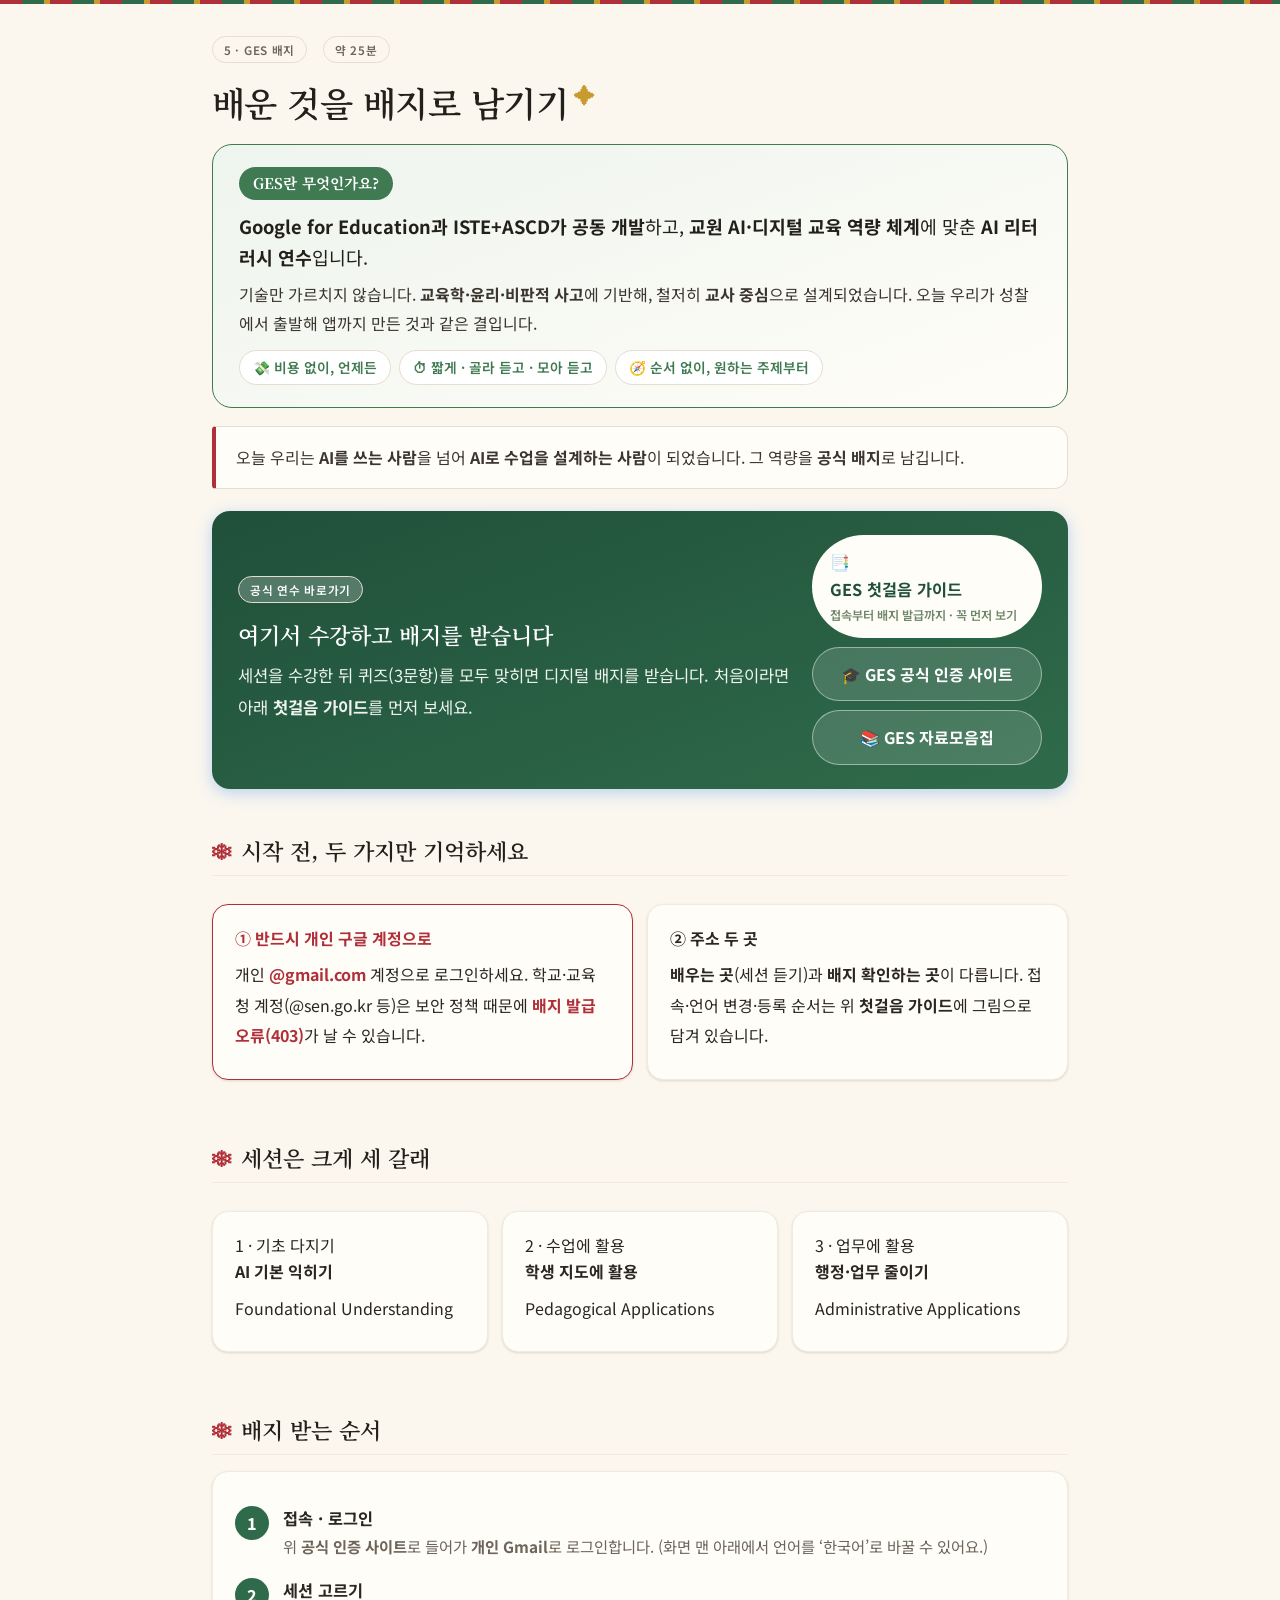
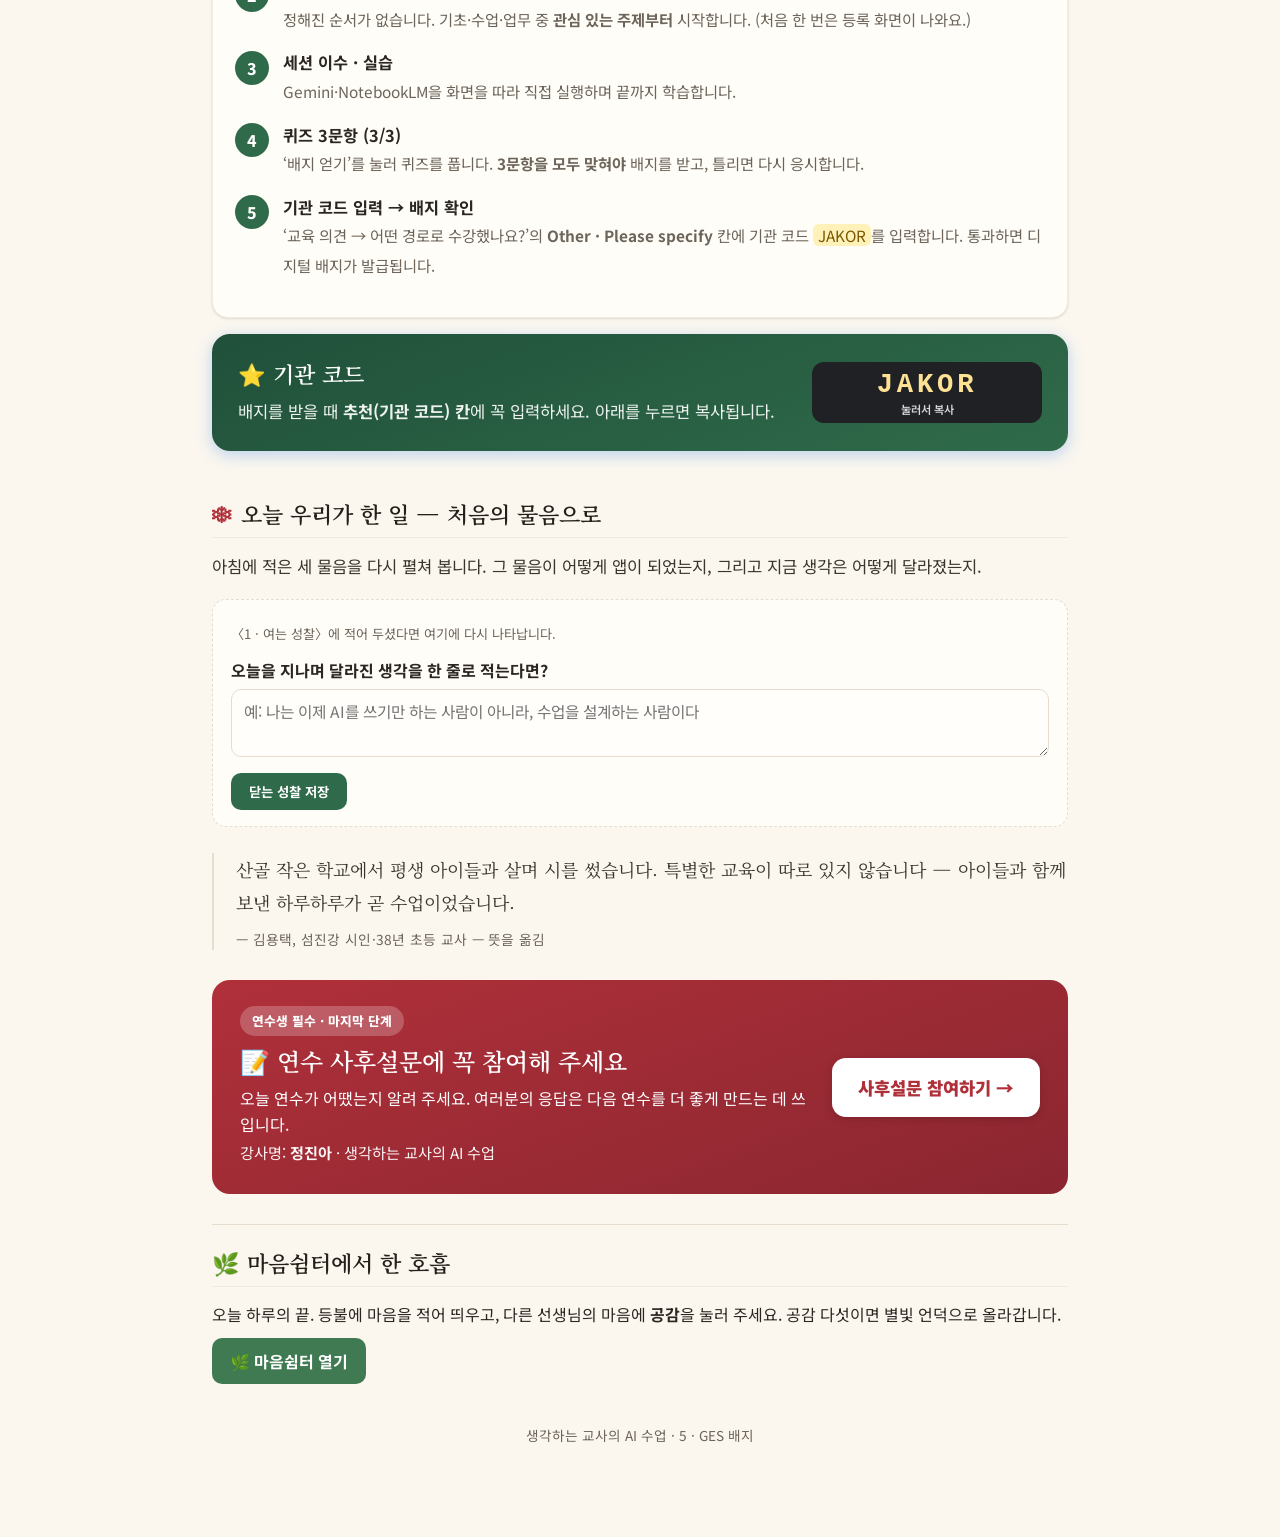
<file: badge.html>
<!DOCTYPE html>
<html lang="ko">
<head>
<meta charset="UTF-8">
<meta name="viewport" content="width=device-width, initial-scale=1.0">
<title>5 · GES 배지 획득</title>
<link rel="stylesheet" href="style.css?v=20261126c">
</head>
<body>
<div class="wrap">
  <div class="mod-head"><span class="pill">5 · GES 배지</span><span class="pill">약 25분</span></div>
  <h1>배운 것을 배지로 남기기</h1>

  <!-- GES란? (상단 강조) -->
  <div class="ges-what">
    <div class="gw-tag">GES란 무엇인가요?</div>
    <p class="gw-lead"><b>Google for Education과 ISTE+ASCD가 공동 개발</b>하고, <b>교원 AI·디지털 교육 역량 체계</b>에 맞춘 <b>AI 리터러시 연수</b>입니다.</p>
    <p class="gw-sub">기술만 가르치지 않습니다. <b>교육학·윤리·비판적 사고</b>에 기반해, 철저히 <b>교사 중심</b>으로 설계되었습니다. 오늘 우리가 성찰에서 출발해 앱까지 만든 것과 같은 결입니다.</p>
    <div class="gw-tags"><span>💸 비용 없이, 언제든</span><span>⏱ 짧게 · 골라 듣고 · 모아 듣고</span><span>🧭 순서 없이, 원하는 주제부터</span></div>
  </div>

  <div class="shift" style="margin:14px 0 22px;">
    <div class="sh-txt">오늘 우리는 <b>AI를 쓰는 사람</b>을 넘어 <b>AI로 수업을 설계하는 사람</b>이 되었습니다. 그 역량을 <b>공식 배지</b>로 남깁니다.</div>
  </div>

  <!-- GES 접속 -->
  <div class="ges-banner">
    <div class="ges-txt">
      <div class="mod-head"><span class="pill">공식 연수 바로가기</span></div>
      <h2 style="margin:.2em 0;border:0;padding:0;color:#fff;">여기서 수강하고 배지를 받습니다</h2>
      <p class="lead" style="margin-bottom:0;color:#eef3ef;">세션을 수강한 뒤 퀴즈(3문항)를 모두 맞히면 디지털 배지를 받습니다. 처음이라면 아래 <b>첫걸음 가이드</b>를 먼저 보세요.</p>
    </div>
    <div class="ges-links">
      <a class="btn big" href="https://docs.google.com/presentation/d/1LLOvrJhq7n4StMqCb7-v6qF1WRbUa6AwyqqfcbIZO_M/edit" target="_blank" rel="noopener">📑 <b>GES 첫걸음 가이드</b><small>접속부터 배지 발급까지 · 꼭 먼저 보기</small></a>
      <a class="btn ghost" href="https://educertifications.google/google-ai-educator-series" target="_blank" rel="noopener">🎓 GES 공식 인증 사이트</a>
      <a class="btn ghost" href="https://edu.exceedlms.com/student/activity/1969380-google-ai-educator-series-training-resources" target="_blank" rel="noopener">📚 GES 자료모음집</a>
    </div>
  </div>

  <h2>시작 전, 두 가지만 기억하세요</h2>
  <div class="grid c2">
    <div class="card warn-card">
      <b>① 반드시 개인 구글 계정으로</b>
      <p>개인 <b>@gmail.com</b> 계정으로 로그인하세요. 학교·교육청 계정(@sen.go.kr 등)은 보안 정책 때문에 <b>배지 발급 오류(403)</b>가 날 수 있습니다.</p>
    </div>
    <div class="card">
      <b>② 주소 두 곳</b>
      <p><b>배우는 곳</b>(세션 듣기)과 <b>배지 확인하는 곳</b>이 다릅니다. 접속·언어 변경·등록 순서는 위 <b>첫걸음 가이드</b>에 그림으로 담겨 있습니다.</p>
    </div>
  </div>

  <h2>세션은 크게 세 갈래</h2>
  <div class="grid c3">
    <div class="card"><div class="num">1 · 기초 다지기</div><b>AI 기본 익히기</b><p>Foundational Understanding</p></div>
    <div class="card"><div class="num">2 · 수업에 활용</div><b>학생 지도에 활용</b><p>Pedagogical Applications</p></div>
    <div class="card"><div class="num">3 · 업무에 활용</div><b>행정·업무 줄이기</b><p>Administrative Applications</p></div>
  </div>

  <h2>배지 받는 순서</h2>
  <div class="card">
    <div class="step"><div class="n">1</div><div class="b"><h3>접속 · 로그인</h3><p>위 <b>공식 인증 사이트</b>로 들어가 <b>개인 Gmail</b>로 로그인합니다. (화면 맨 아래에서 언어를 ‘한국어’로 바꿀 수 있어요.)</p></div></div>
    <div class="step"><div class="n">2</div><div class="b"><h3>세션 고르기</h3><p>정해진 순서가 없습니다. 기초·수업·업무 중 <b>관심 있는 주제부터</b> 시작합니다. (처음 한 번은 등록 화면이 나와요.)</p></div></div>
    <div class="step"><div class="n">3</div><div class="b"><h3>세션 이수 · 실습</h3><p>Gemini·NotebookLM을 화면을 따라 직접 실행하며 끝까지 학습합니다.</p></div></div>
    <div class="step"><div class="n">4</div><div class="b"><h3>퀴즈 3문항 (3/3)</h3><p>‘배지 얻기’를 눌러 퀴즈를 풉니다. <b>3문항을 모두 맞혀야</b> 배지를 받고, 틀리면 다시 응시합니다.</p></div></div>
    <div class="step"><div class="n">5</div><div class="b"><h3>기관 코드 입력 → 배지 확인</h3><p>‘교육 의견 → 어떤 경로로 수강했나요?’의 <b>Other · Please specify</b> 칸에 기관 코드 <span class="code-inline">JAKOR</span>를 입력합니다. 통과하면 디지털 배지가 발급됩니다.</p></div></div>
  </div>

  <div class="ges-banner" style="margin-top:10px;">
    <div class="ges-txt"><h2 style="margin:0;border:0;padding:0;color:#fff;">⭐ 기관 코드</h2><p class="lead" style="margin:.3em 0 0;color:#eef3ef;">배지를 받을 때 <b>추천(기관 코드) 칸</b>에 꼭 입력하세요. 아래를 누르면 복사됩니다.</p></div>
    <div class="ges-links">
      <button type="button" class="code-val" onclick="(function(b){var t='JAKOR';function ok(){b.querySelector('small').textContent='✅ 복사됨';setTimeout(function(){b.querySelector('small').textContent='눌러서 복사';},1500);}if(navigator.clipboard){navigator.clipboard.writeText(t).then(ok).catch(ok);}else{ok();}})(this)">JAKOR<small>눌러서 복사</small></button>
    </div>
  </div>

  <h2>오늘 우리가 한 일 — 처음의 물음으로</h2>
  <p class="lead">아침에 적은 세 물음을 다시 펼쳐 봅니다. 그 물음이 어떻게 앱이 되었는지, 그리고 지금 생각은 어떻게 달라졌는지.</p>
  <div class="journal" id="closing">
    <div id="recap"></div>
    <label>오늘을 지나며 <b>달라진 생각</b>을 한 줄로 적는다면?</label>
    <textarea data-j="after" placeholder="예: 나는 이제 AI를 쓰기만 하는 사람이 아니라, 수업을 설계하는 사람이다"></textarea>
    <button class="save" id="jsave2">닫는 성찰 저장</button>
    <span class="hint" id="jhint2"></span>
  </div>

  <div class="epigraph">
    <div class="t">산골 작은 학교에서 평생 아이들과 살며 시를 썼습니다. 특별한 교육이 따로 있지 않습니다 — 아이들과 함께 보낸 하루하루가 곧 수업이었습니다.</div>
    <div class="w">김용택, 섬진강 시인·38년 초등 교사 — 뜻을 옮김</div>
  </div>

  <!-- 사후설문 -->
  <div class="survey">
    <div class="survey-txt">
      <div class="survey-tag">연수생 필수 · 마지막 단계</div>
      <h2 style="border:0;padding:0;color:#fff;">📝 연수 사후설문에 꼭 참여해 주세요</h2>
      <p>오늘 연수가 어땠는지 알려 주세요. 여러분의 응답은 다음 연수를 더 좋게 만드는 데 쓰입니다.</p>
      <p class="survey-who">강사명: <b>정진아</b> · 생각하는 교사의 AI 수업</p>
    </div>
    <a class="survey-btn" href="https://forms.gle/c3F2HAdHbyHX28X28" target="_blank" rel="noopener">사후설문 참여하기 →</a>
  </div>

  <div class="wow">
    <h2>🌿 마음쉼터에서 한 호흡</h2>
    <p>오늘 하루의 끝. 등불에 마음을 적어 띄우고, 다른 선생님의 마음에 <b>공감</b>을 눌러 주세요. 공감 다섯이면 별빛 언덕으로 올라갑니다.</p>
    <a class="btn" href="https://jinah200.github.io/maeum/" target="_blank" rel="noopener">🌿 마음쉼터 열기</a>
  </div>

  <div class="foot">생각하는 교사의 AI 수업 · 5 · GES 배지</div>
</div>
<script src="app.js?v=20261126c"></script>
<script>
(function(){
  var K='reflect_journal', j={};
  try{ j=JSON.parse(localStorage.getItem(K)||'{}'); }catch(e){}
  function esc(s){ return String(s==null?'':s).replace(/&/g,'&amp;').replace(/</g,'&lt;').replace(/>/g,'&gt;'); }
  var give=(j.give||'').trim(), keep=(j.keep||'').trim(), ask=(j.ask||'').trim();
  var el=document.getElementById('recap');
  if(give||keep||ask){
    el.className='recall'; el.style.margin='0 0 14px';
    el.innerHTML='<div class="rc-k">아침에 적은 세 물음</div>'+
      (give?'<p><span>맡기고 싶은 것</span>'+esc(give)+'</p>':'')+
      (keep?'<p><span>지키고 싶은 것</span>'+esc(keep)+'</p>':'')+
      (ask?'<p><span>오늘의 물음</span>'+esc(ask)+'</p>':'');
  } else {
    el.innerHTML='<p class="hint">〈1 · 여는 성찰〉에 적어 두셨다면 여기에 다시 나타납니다.</p>';
  }
  var ta=document.querySelector('#closing textarea');
  if(j.after) ta.value=j.after;
  document.getElementById('jsave2').addEventListener('click',function(){
    j.after=ta.value;
    try{ localStorage.setItem(K,JSON.stringify(j)); document.getElementById('jhint2').textContent='저장했습니다.'; }
    catch(e){ document.getElementById('jhint2').textContent='저장 공간이 가득 찼어요.'; }
  });
})();
</script>
</body>
</html>
</file>
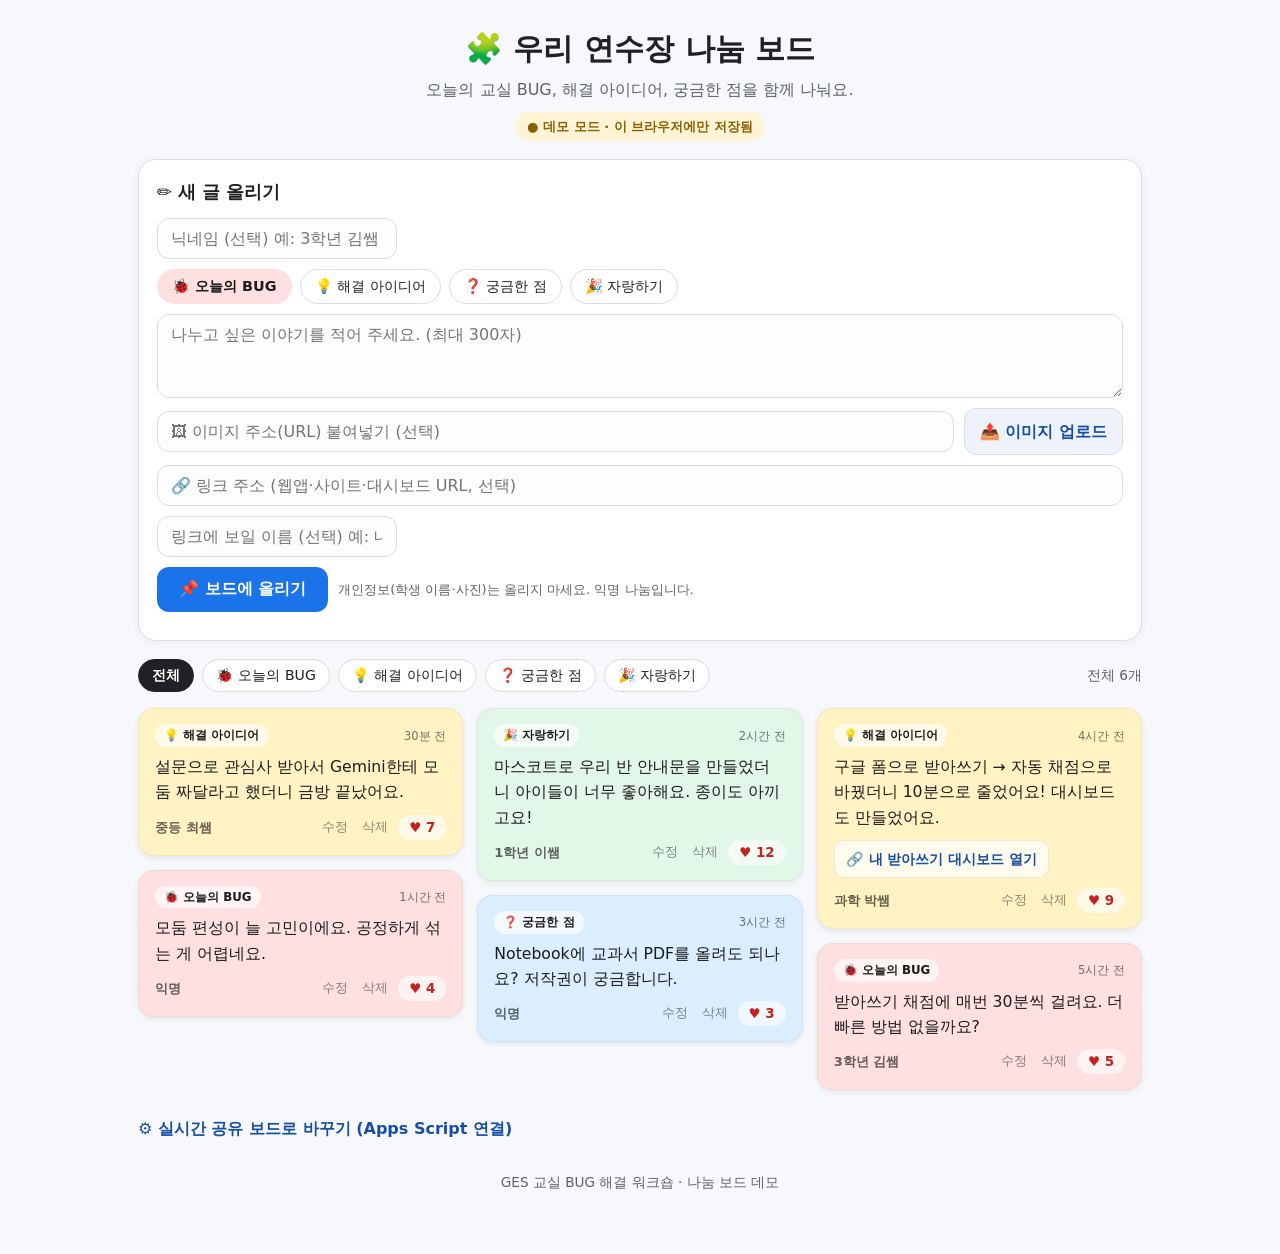
<file: board.html>
<!DOCTYPE html>
<html lang="ko">
<head>
<meta charset="UTF-8">
<meta name="viewport" content="width=device-width, initial-scale=1.0">
<title>🧩 우리 연수장 나눔 보드 (데모)</title>
<style>
:root{
  --blue:#1a73e8; --blue-d:#174ea6; --navy:#202124; --gray:#5f6368;
  --line:#dadce0; --line-l:#e8eaed; --bg:#f6f8fc; --soft:#eef3fb;
  --font:'Pretendard','Noto Sans KR',-apple-system,BlinkMacSystemFont,'Segoe UI',system-ui,sans-serif;
}
*{box-sizing:border-box;}
body{margin:0;background:var(--bg);color:var(--navy);font-family:var(--font);line-height:1.6;}
.wrap{max-width:1040px;margin:0 auto;padding:22px 18px 60px;}
header.top{text-align:center;margin-bottom:18px;}
header.top h1{margin:.1em 0;font-size:1.9rem;}
header.top p{margin:.2em 0;color:var(--gray);}
.mode{display:inline-flex;align-items:center;gap:6px;font-size:.82rem;font-weight:700;border-radius:999px;padding:4px 12px;margin-top:6px;}
.mode.demo{background:#fff4d6;color:#8a6100;}
.mode.live{background:#e6f4ea;color:#1e8e3e;}

/* 작성 카드 */
.compose{background:#fff;border:1.5px solid var(--line);border-radius:18px;padding:18px;margin-bottom:18px;box-shadow:0 2px 8px rgba(60,64,67,.06);}
.compose h2{margin:0 0 12px;font-size:1.1rem;}
.compose h2 .editing{font-size:.8rem;color:#c5221f;font-weight:700;margin-left:8px;}
.row{display:flex;gap:10px;flex-wrap:wrap;margin-bottom:10px;}
.cats{display:flex;gap:8px;flex-wrap:wrap;}
.cat{border:1.5px solid var(--line);background:#fff;border-radius:999px;padding:7px 14px;font-size:.9rem;cursor:pointer;font-family:inherit;color:var(--navy);}
.cat:hover{border-color:var(--blue);}
.cat.on{color:#1b1b1b;font-weight:700;border-color:transparent;}
input,textarea{font-family:inherit;font-size:1rem;border:1.5px solid var(--line);border-radius:12px;padding:10px 13px;width:100%;background:#fcfdff;}
input:focus,textarea:focus{outline:none;border-color:var(--blue);box-shadow:0 0 0 3px var(--soft);}
textarea{resize:vertical;min-height:84px;}
.nick{max-width:240px;}
.ar{align-items:center;}
.ar input{flex:1;min-width:200px;}
.uploadbtn{flex:none;display:inline-flex;align-items:center;gap:6px;background:var(--soft);color:var(--blue-d);border:1.5px solid var(--line);border-radius:12px;padding:10px 15px;font-weight:700;cursor:pointer;white-space:nowrap;}
.uploadbtn:hover{border-color:var(--blue);}
.preview{display:none;margin-bottom:10px;position:relative;max-width:260px;}
.preview.on{display:block;}
.preview img{width:100%;border-radius:12px;border:1px solid var(--line);}
.preview .rm{position:absolute;top:6px;right:6px;background:rgba(0,0,0,.6);color:#fff;border:none;border-radius:999px;width:26px;height:26px;cursor:pointer;font-size:1rem;line-height:1;}
.compose .send{background:var(--blue);color:#fff;border:none;border-radius:12px;padding:12px 22px;font-weight:800;font-size:1rem;cursor:pointer;font-family:inherit;}
.compose .send:hover{background:var(--blue-d);}
.compose .cancel{background:#fff;color:var(--gray);border:1.5px solid var(--line);border-radius:12px;padding:12px 18px;font-weight:700;cursor:pointer;font-family:inherit;}
.hint{font-size:.82rem;color:var(--gray);}

/* 필터 */
.filters{display:flex;gap:8px;flex-wrap:wrap;margin:4px 0 16px;align-items:center;}
.filters .fl{border:1.5px solid var(--line);background:#fff;border-radius:999px;padding:6px 13px;font-size:.88rem;cursor:pointer;font-family:inherit;color:var(--navy);}
.filters .fl.on{background:var(--navy);color:#fff;border-color:var(--navy);font-weight:700;}
.count{margin-left:auto;font-size:.85rem;color:var(--gray);}

/* 보드 */
.board{columns:3 260px;column-gap:14px;}
@media(max-width:680px){.board{columns:1;}}
.note{break-inside:avoid;margin:0 0 14px;border-radius:16px;padding:15px 16px;color:#1b1b1b;box-shadow:0 2px 6px rgba(0,0,0,.08);border:1px solid rgba(0,0,0,.05);animation:pop .25s ease;}
@keyframes pop{from{transform:scale(.96);opacity:0;}to{transform:scale(1);opacity:1;}}
.note .nhead{display:flex;align-items:center;gap:6px;margin-bottom:7px;}
.note .ntag{font-size:.74rem;font-weight:800;background:rgba(255,255,255,.65);border-radius:999px;padding:2px 9px;}
.note .ntime{margin-left:auto;font-size:.72rem;color:#00000088;}
.note .ntext{white-space:pre-wrap;word-break:break-word;margin:2px 0 10px;font-size:.98rem;}
.note img.pic{width:100%;border-radius:10px;margin:2px 0 10px;display:block;}
.note a.lk{display:inline-flex;align-items:center;gap:5px;background:rgba(255,255,255,.7);border:1px solid rgba(0,0,0,.08);border-radius:10px;padding:7px 11px;margin:0 0 10px;font-size:.88rem;font-weight:700;color:#174ea6;text-decoration:none;word-break:break-all;}
.note a.lk:hover{background:#fff;}
.note .nfoot{display:flex;align-items:center;gap:8px;}
.note .who{font-size:.82rem;font-weight:700;color:#00000099;}
.note .edited{font-size:.7rem;color:#00000066;}
.note .act{margin-left:auto;display:flex;gap:6px;align-items:center;}
.note .like{background:rgba(255,255,255,.6);border:none;border-radius:999px;padding:5px 11px;font-size:.84rem;font-weight:700;cursor:pointer;font-family:inherit;color:#c5221f;}
.note .like:hover{background:rgba(255,255,255,.9);}
.note .mini{background:none;border:none;color:#00000077;cursor:pointer;font-size:.8rem;font-family:inherit;padding:2px 4px;}
.note .mini:hover{color:#000;text-decoration:underline;}
.empty{text-align:center;color:var(--gray);padding:40px 0;}

/* 설정(실시간 연결) */
.gear{margin:26px 0 0;}
.gear summary{cursor:pointer;font-weight:700;color:var(--blue-d);list-style:none;}
.gear summary::-webkit-details-marker{display:none;}
.gearbox{background:#fff;border:1.5px solid var(--line);border-radius:16px;padding:18px;margin-top:10px;}
.gearbox h3{margin:.2em 0 .5em;}
.gearbox code{font-family:ui-monospace,Menlo,Consolas,monospace;}
pre.code{background:#1b2238;color:#eef0fa;border-radius:12px;padding:14px;overflow:auto;font-size:.8rem;line-height:1.55;font-family:ui-monospace,Menlo,Consolas,monospace;}
.gearbox .urlrow{display:flex;gap:8px;flex-wrap:wrap;margin:10px 0;}
.gearbox .urlrow input{flex:1;min-width:220px;}
.gearbox .save{background:#1e8e3e;color:#fff;border:none;border-radius:12px;padding:10px 18px;font-weight:700;cursor:pointer;font-family:inherit;}
.foot{text-align:center;color:var(--gray);font-size:.85rem;margin-top:30px;}
.warn{background:#fff8e1;border:1px solid #f9d77e;color:#7a5900;border-radius:12px;padding:10px 14px;font-size:.88rem;margin-top:10px;}
</style>
</head>
<body>
<div class="wrap">
  <header class="top">
    <h1>🧩 우리 연수장 나눔 보드</h1>
    <p>오늘의 교실 BUG, 해결 아이디어, 궁금한 점을 함께 나눠요.</p>
    <span id="modeBadge" class="mode demo">● 데모 모드 · 이 브라우저에만 저장됨</span>
  </header>

  <!-- 글쓰기 -->
  <div class="compose">
    <h2>✏️ 새 글 올리기<span class="editing" id="editLabel" style="display:none;">· 글 수정 중</span></h2>
    <div class="row">
      <input class="nick" id="nick" type="text" placeholder="닉네임 (선택) 예: 3학년 김쌤" maxlength="20">
    </div>
    <div class="row cats" id="cats"></div>
    <div class="row"><textarea id="content" placeholder="나누고 싶은 이야기를 적어 주세요. (최대 300자)" maxlength="300"></textarea></div>
    <div class="row ar">
      <input id="img" type="url" placeholder="🖼 이미지 주소(URL) 붙여넣기 (선택)">
      <label class="uploadbtn">📤 이미지 업로드<input id="file" type="file" accept="image/*" hidden></label>
    </div>
    <div class="preview" id="preview"><button class="rm" id="rmImg" title="이미지 빼기">×</button><img id="previewImg" alt=""></div>
    <div class="row"><input id="link" type="url" placeholder="🔗 링크 주소 (웹앱·사이트·대시보드 URL, 선택)"></div>
    <div class="row"><input id="linktext" class="nick" type="text" placeholder="링크에 보일 이름 (선택) 예: 내 대시보드 열기" maxlength="30"></div>
    <div class="row" style="align-items:center;">
      <button class="send" id="send">📌 보드에 올리기</button>
      <button class="cancel" id="cancel" style="display:none;">취소</button>
      <span class="hint">개인정보(학생 이름·사진)는 올리지 마세요. 익명 나눔입니다.</span>
    </div>
  </div>

  <!-- 필터 -->
  <div class="filters" id="filters"></div>

  <!-- 보드 -->
  <div class="board" id="board"></div>

  <!-- 실시간 연결 -->
  <details class="gear">
    <summary>⚙️ 실시간 공유 보드로 바꾸기 (Apps Script 연결)</summary>
    <div class="gearbox">
      <p>지금은 <b>데모 모드</b>라 글이 내 브라우저에만 저장됩니다. 아래 코드를 Apps Script 웹 앱으로 배포하고 그 주소를 넣으면, <b>모두가 같은 보드를 함께</b> 쓰게 됩니다.</p>
      <h3>1. 새 구글 스프레드시트 → 확장 프로그램 → Apps Script에 붙여넣기</h3>
      <pre class="code" id="gasCode"></pre>
      <h3>2. 배포 → 새 배포 → 웹 앱 (액세스: 모든 사용자) → URL 복사</h3>
      <h3>3. 아래에 웹 앱 URL 붙여넣기</h3>
      <div class="urlrow">
        <input id="apiUrl" type="url" placeholder="https://script.google.com/macros/s/..../exec">
        <button class="save" id="saveUrl">연결하고 새로고침</button>
      </div>
      <div class="warn">⚠️ 공개 보드는 누구나 글을 쓸 수 있습니다. 연수·수업용은 <b>익명·검토 후 공개</b>를 권합니다. 코드의 <code>APPROVE_FIRST</code>를 <code>true</code>로 두면 교사가 시트에서 승인한 글만 보입니다. · 실시간 공유에서는 <b>업로드 이미지보다 이미지 주소(URL)</b>를 권합니다(시트 용량 제한).</div>
    </div>
  </details>

  <div class="foot">GES 교실 BUG 해결 워크숍 · 나눔 보드 데모</div>
</div>

<script>
/* ===== 설정 ===== */
var CATS=[
  {k:'bug',   label:'🐞 오늘의 BUG', color:'#ffe0e0'},
  {k:'idea',  label:'💡 해결 아이디어', color:'#fff3c4'},
  {k:'ask',   label:'❓ 궁금한 점', color:'#dbeeff'},
  {k:'brag',  label:'🎉 자랑하기', color:'#e3f7e8'}
];
var LS_POSTS='board_demo_posts', LS_LIKES='board_demo_likes', LS_URL='board_api_url';
var API_URL=(localStorage.getItem(LS_URL)||'').trim();
var selCat='bug', filter='all', myLikes={}, editingId=null, uploadData='';
try{ myLikes=JSON.parse(localStorage.getItem(LS_LIKES)||'{}'); }catch(e){ myLikes={}; }

function catOf(k){ for(var i=0;i<CATS.length;i++) if(CATS[i].k===k) return CATS[i]; return CATS[0]; }
function esc(s){ return String(s==null?'':s).replace(/&/g,'&amp;').replace(/</g,'&lt;').replace(/>/g,'&gt;'); }
function uid(){ return Date.now().toString(36)+Math.random().toString(36).slice(2,7); }
function ago(ts){ var d=(Date.now()-ts)/1000; if(d<60)return'방금'; if(d<3600)return Math.floor(d/60)+'분 전'; if(d<86400)return Math.floor(d/3600)+'시간 전'; return Math.floor(d/86400)+'일 전'; }
function safeUrl(u){ u=String(u||'').trim(); return /^https?:\/\//i.test(u)?u:''; }

/* ===== 저장소 ===== */
function seedPosts(){
  var now=Date.now();
  return [
    {id:uid(),cat:'bug', nick:'3학년 김쌤', text:'받아쓰기 채점에 매번 30분씩 걸려요. 더 빠른 방법 없을까요?', img:'',link:'',linktext:'', likes:5, ts:now-3600e3*5},
    {id:uid(),cat:'idea',nick:'과학 박쌤', text:'구글 폼으로 받아쓰기 → 자동 채점으로 바꿨더니 10분으로 줄었어요! 대시보드도 만들었어요.', img:'',link:'https://example.com',linktext:'내 받아쓰기 대시보드 열기', likes:9, ts:now-3600e3*4},
    {id:uid(),cat:'ask', nick:'', text:'Notebook에 교과서 PDF를 올려도 되나요? 저작권이 궁금합니다.', img:'',link:'',linktext:'', likes:3, ts:now-3600e3*3},
    {id:uid(),cat:'brag',nick:'1학년 이쌤', text:'마스코트로 우리 반 안내문을 만들었더니 아이들이 너무 좋아해요. 종이도 아끼고요!', img:'',link:'',linktext:'', likes:12, ts:now-3600e3*2},
    {id:uid(),cat:'bug', nick:'', text:'모둠 편성이 늘 고민이에요. 공정하게 섞는 게 어렵네요.', img:'',link:'',linktext:'', likes:4, ts:now-3600e3*1},
    {id:uid(),cat:'idea',nick:'중등 최쌤', text:'설문으로 관심사 받아서 Gemini한테 모둠 짜달라고 했더니 금방 끝났어요.', img:'',link:'',linktext:'', likes:7, ts:now-60e3*30}
  ];
}
function loadLocal(){ try{ var p=JSON.parse(localStorage.getItem(LS_POSTS)); if(p&&p.length) return p; }catch(e){} var s=seedPosts(); saveLocal(s); return s; }
function saveLocal(p){ try{ localStorage.setItem(LS_POSTS,JSON.stringify(p)); return true; }catch(e){ alert('저장 공간이 가득 찼어요. 업로드 이미지는 용량이 커서, 이미지 주소(URL)를 쓰거나 글을 좀 지워 주세요.'); return false; } }

function getPosts(cb){
  if(API_URL){
    fetch(API_URL+'?t='+Date.now()).then(function(r){return r.json();}).then(function(d){ cb((d&&d.posts)||[]); }).catch(function(){ cb(loadLocal()); showError(); });
  } else cb(loadLocal());
}
function apiPost(params,cb){
  var body=new URLSearchParams(); for(var k in params) body.set(k,params[k]==null?'':params[k]);
  fetch(API_URL,{method:'POST',body:body}).then(function(){ setTimeout(cb||function(){},400); }).catch(function(){ (cb||function(){})(); });
}
function addPost(post,cb){
  if(API_URL){ apiPost({cat:post.cat,nick:post.nick,text:post.text,img:post.img,link:post.link,linktext:post.linktext},cb); }
  else { var all=loadLocal(); all.unshift(post); saveLocal(all); cb(); }
}
function updatePost(post,cb){
  if(API_URL){ apiPost({edit:post.id,cat:post.cat,nick:post.nick,text:post.text,img:post.img,link:post.link,linktext:post.linktext},cb); }
  else { var all=loadLocal(); for(var i=0;i<all.length;i++) if(all[i].id===post.id){ all[i].cat=post.cat;all[i].nick=post.nick;all[i].text=post.text;all[i].img=post.img;all[i].link=post.link;all[i].linktext=post.linktext;all[i].edited=Date.now(); break; } saveLocal(all); cb(); }
}
function likePost(id){
  if(myLikes[id]) return false;
  myLikes[id]=1; localStorage.setItem(LS_LIKES,JSON.stringify(myLikes));
  if(API_URL){ apiPost({like:id}); }
  else { var all=loadLocal(); for(var i=0;i<all.length;i++) if(all[i].id===id){ all[i].likes=(all[i].likes||0)+1; break; } saveLocal(all); }
  return true;
}
function delPost(id){
  if(API_URL){ apiPost({del:id},render); return; }
  var all=loadLocal().filter(function(p){return p.id!==id;}); saveLocal(all); render();
}
function getPost(id,cb){ getPosts(function(ps){ for(var i=0;i<ps.length;i++) if(ps[i].id===id){ cb(ps[i]); return; } cb(null); }); }
function showError(){ var b=document.getElementById('modeBadge'); b.textContent='● 연결 오류 · 데모 데이터 표시 중'; b.className='mode demo'; }

/* ===== 렌더 ===== */
function render(){
  getPosts(function(posts){
    posts=posts.slice().sort(function(a,b){return b.ts-a.ts;});
    var board=document.getElementById('board');
    var list=filter==='all'?posts:posts.filter(function(p){return p.cat===filter;});
    if(!list.length){ board.innerHTML='<div class="empty">아직 글이 없어요. 첫 글을 올려 보세요!</div>'; updateCount(posts.length); return; }
    board.innerHTML=list.map(function(p){
      var c=catOf(p.cat), liked=myLikes[p.id], lk=safeUrl(p.link);
      return '<div class="note" style="background:'+c.color+'">'+
        '<div class="nhead"><span class="ntag">'+c.label+'</span><span class="ntime">'+ago(p.ts)+(p.edited?' · 수정됨':'')+'</span></div>'+
        '<div class="ntext">'+esc(p.text)+'</div>'+
        (p.img?'<img class="pic" src="'+esc(p.img)+'" alt="" onerror="this.style.display=\'none\'">':'')+
        (lk?'<a class="lk" href="'+esc(lk)+'" target="_blank" rel="noopener">🔗 '+esc(p.linktext||lk)+'</a>':'')+
        '<div class="nfoot"><span class="who">'+(p.nick?esc(p.nick):'익명')+'</span>'+
        '<span class="act">'+
          '<button class="mini" data-edit="'+p.id+'">수정</button>'+
          '<button class="mini" data-del="'+p.id+'">삭제</button>'+
          '<button class="like" data-like="'+p.id+'"'+(liked?' disabled':'')+'>♥ '+(p.likes||0)+'</button>'+
        '</span></div>'+
      '</div>';
    }).join('');
    updateCount(posts.length);
  });
}
function updateCount(n){ var el=document.querySelector('.count'); if(el) el.textContent='전체 '+n+'개'; }

/* ===== 이미지 업로드(축소) & 미리보기 ===== */
function setPreview(src){
  var pv=document.getElementById('preview');
  if(src){ document.getElementById('previewImg').src=src; pv.classList.add('on'); }
  else { pv.classList.remove('on'); document.getElementById('previewImg').src=''; }
}
document.getElementById('file').addEventListener('change',function(){
  var f=this.files&&this.files[0]; if(!f) return;
  var rd=new FileReader();
  rd.onload=function(ev){
    var img=new Image();
    img.onload=function(){
      var max=1000, w=img.width, h=img.height;
      if(w>max||h>max){ if(w>h){ h=Math.round(h*max/w); w=max; } else { w=Math.round(w*max/h); h=max; } }
      var cv=document.createElement('canvas'); cv.width=w; cv.height=h;
      cv.getContext('2d').drawImage(img,0,0,w,h);
      uploadData=cv.toDataURL('image/jpeg',0.82);
      document.getElementById('img').value=''; // 업로드 쓰면 URL 비움
      setPreview(uploadData);
    };
    img.src=ev.target.result;
  };
  rd.readAsDataURL(f);
  this.value='';
});
document.getElementById('img').addEventListener('input',function(){
  var u=safeUrl(this.value); if(u){ uploadData=''; setPreview(u); } else if(!uploadData){ setPreview(''); }
});
document.getElementById('rmImg').addEventListener('click',function(){ uploadData=''; document.getElementById('img').value=''; setPreview(''); });

/* ===== UI 구성 ===== */
function buildCats(){
  document.getElementById('cats').innerHTML=CATS.map(function(c,i){
    return '<button type="button" class="cat'+(i===0?' on':'')+'" data-cat="'+c.k+'" style="'+(i===0?'background:'+c.color+';border-color:'+c.color+';color:#1b1b1b;':'')+'">'+c.label+'</button>';
  }).join('');
  var f='<button class="fl on" data-f="all">전체</button>'+CATS.map(function(c){return '<button class="fl" data-f="'+c.k+'">'+c.label+'</button>';}).join('')+'<span class="count"></span>';
  document.getElementById('filters').innerHTML=f;
}
function setCat(k){ selCat=k; document.querySelectorAll('.cat').forEach(function(b){ var on=b.dataset.cat===k; b.classList.toggle('on',on); var c=catOf(b.dataset.cat); b.style.cssText=on?'background:'+c.color+';border-color:'+c.color+';color:#1b1b1b;':''; }); }

document.addEventListener('click',function(e){
  var t=e.target;
  if(t.dataset.cat){ setCat(t.dataset.cat); }
  else if(t.dataset.f){ filter=t.dataset.f; document.querySelectorAll('.fl').forEach(function(b){b.classList.toggle('on',b.dataset.f===filter);}); render(); }
  else if(t.dataset.like){ if(likePost(t.dataset.like)) render(); }
  else if(t.dataset.del){ if(confirm('이 글을 삭제할까요?')) delPost(t.dataset.del); }
  else if(t.dataset.edit){ startEdit(t.dataset.edit); }
});

/* ===== 글쓰기 / 수정 ===== */
function resetForm(){
  editingId=null; uploadData='';
  document.getElementById('content').value=''; document.getElementById('img').value='';
  document.getElementById('link').value=''; document.getElementById('linktext').value='';
  setPreview('');
  document.getElementById('send').textContent='📌 보드에 올리기';
  document.getElementById('cancel').style.display='none';
  document.getElementById('editLabel').style.display='none';
}
function startEdit(id){
  getPost(id,function(p){
    if(!p) return;
    editingId=id; setCat(p.cat);
    document.getElementById('nick').value=p.nick||'';
    document.getElementById('content').value=p.text||'';
    document.getElementById('link').value=p.link||''; document.getElementById('linktext').value=p.linktext||'';
    if(p.img){ if(p.img.indexOf('data:')===0){ uploadData=p.img; document.getElementById('img').value=''; } else { uploadData=''; document.getElementById('img').value=p.img; } setPreview(p.img); }
    else { uploadData=''; document.getElementById('img').value=''; setPreview(''); }
    document.getElementById('send').textContent='✏️ 수정 저장';
    document.getElementById('cancel').style.display='';
    document.getElementById('editLabel').style.display='';
    window.scrollTo({top:0,behavior:'smooth'});
  });
}
document.getElementById('cancel').addEventListener('click',resetForm);
document.getElementById('send').addEventListener('click',function(){
  var text=document.getElementById('content').value.trim();
  if(!text){ alert('내용을 적어 주세요.'); return; }
  var img=uploadData||safeUrl(document.getElementById('img').value);
  var data={cat:selCat,nick:document.getElementById('nick').value.trim(),text:text,img:img,link:safeUrl(document.getElementById('link').value),linktext:document.getElementById('linktext').value.trim()};
  var btn=this; btn.disabled=true; btn.textContent=editingId?'저장 중…':'올리는 중…';
  if(editingId){
    data.id=editingId;
    updatePost(data,function(){ btn.disabled=false; resetForm(); render(); });
  } else {
    data.id=uid(); data.likes=0; data.ts=Date.now();
    addPost(data,function(){ btn.disabled=false; resetForm(); render(); });
  }
});

document.getElementById('saveUrl').addEventListener('click',function(){
  localStorage.setItem(LS_URL,document.getElementById('apiUrl').value.trim()); location.reload();
});

/* Apps Script 코드 (붙여넣기용) */
var GAS=[
'// 구글 시트 = 보드 저장소. 시트1 첫 줄(헤더): id | cat | nick | text | img | link | linktext | likes | ts | ok',
'const APPROVE_FIRST = false;  // true면 ok열이 TRUE인 글만 보임(교사 검토 후 공개)',
'',
'function sheet_(){ return SpreadsheetApp.getActiveSpreadsheet().getSheets()[0]; }',
'function rowOf_(sh,id){ const v=sh.getDataRange().getValues(); for(let i=1;i<v.length;i++) if(v[i][0]==id) return i+1; return 0; }',
'',
'function doGet(){',
'  const rows = sheet_().getDataRange().getValues();',
'  const head = rows.shift() || [];',
'  const posts = rows.map(r => { const o={}; head.forEach((h,i)=> o[h]=r[i]); return o; })',
'    .filter(p => p.id && (!APPROVE_FIRST || String(p.ok).toUpperCase()==="TRUE"))',
'    .map(p => ({id:p.id,cat:p.cat,nick:p.nick,text:p.text,img:p.img,link:p.link,linktext:p.linktext,likes:Number(p.likes)||0,ts:Number(p.ts)}));',
'  return ContentService.createTextOutput(JSON.stringify({posts})).setMimeType(ContentService.MimeType.JSON);',
'}',
'',
'function doPost(e){',
'  const p=e.parameter, sh=sheet_();',
'  if(p.like){            // 좋아요 +1',
'    const r=rowOf_(sh,p.like); if(r){ sh.getRange(r,8).setValue((Number(sh.getRange(r,8).getValue())||0)+1); }',
'  } else if(p.del){      // 삭제',
'    const r=rowOf_(sh,p.del); if(r) sh.deleteRow(r);',
'  } else if(p.edit){     // 수정',
'    const r=rowOf_(sh,p.edit); if(r) sh.getRange(r,2,1,6).setValues([[p.cat||"",p.nick||"",p.text||"",p.img||"",p.link||"",p.linktext||""]]);',
'  } else {               // 새 글',
'    sh.appendRow([Utilities.getUuid(),p.cat||"",p.nick||"",p.text||"",p.img||"",p.link||"",p.linktext||"",0,Date.now(),APPROVE_FIRST?"FALSE":"TRUE"]);',
'  }',
'  return ContentService.createTextOutput("ok");',
'}'
].join('\n');
document.getElementById('gasCode').textContent=GAS;

/* 초기화 */
if(API_URL){ var b=document.getElementById('modeBadge'); b.textContent='● 실시간 연결됨 · 모두가 함께 보는 보드'; b.className='mode live'; document.getElementById('apiUrl').value=API_URL; }
buildCats();
render();
</script>
</body>
</html>
</file>
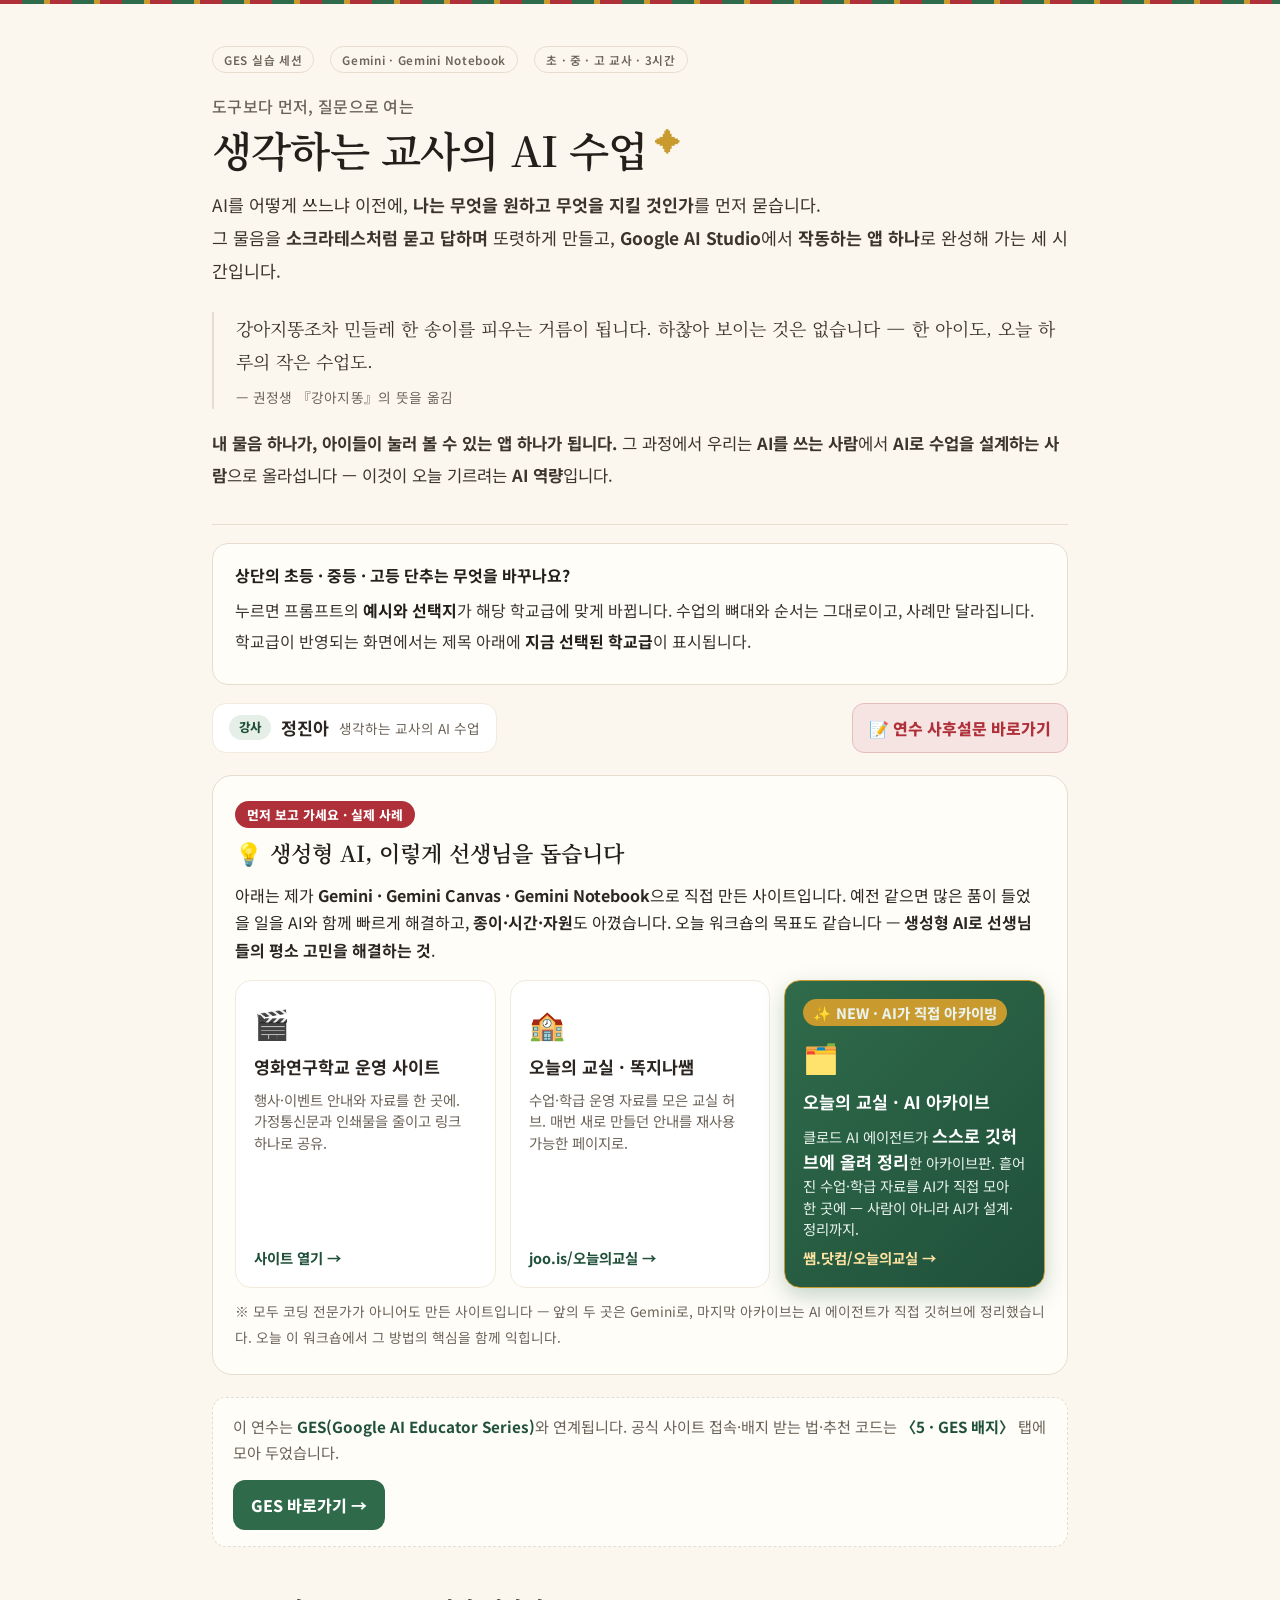
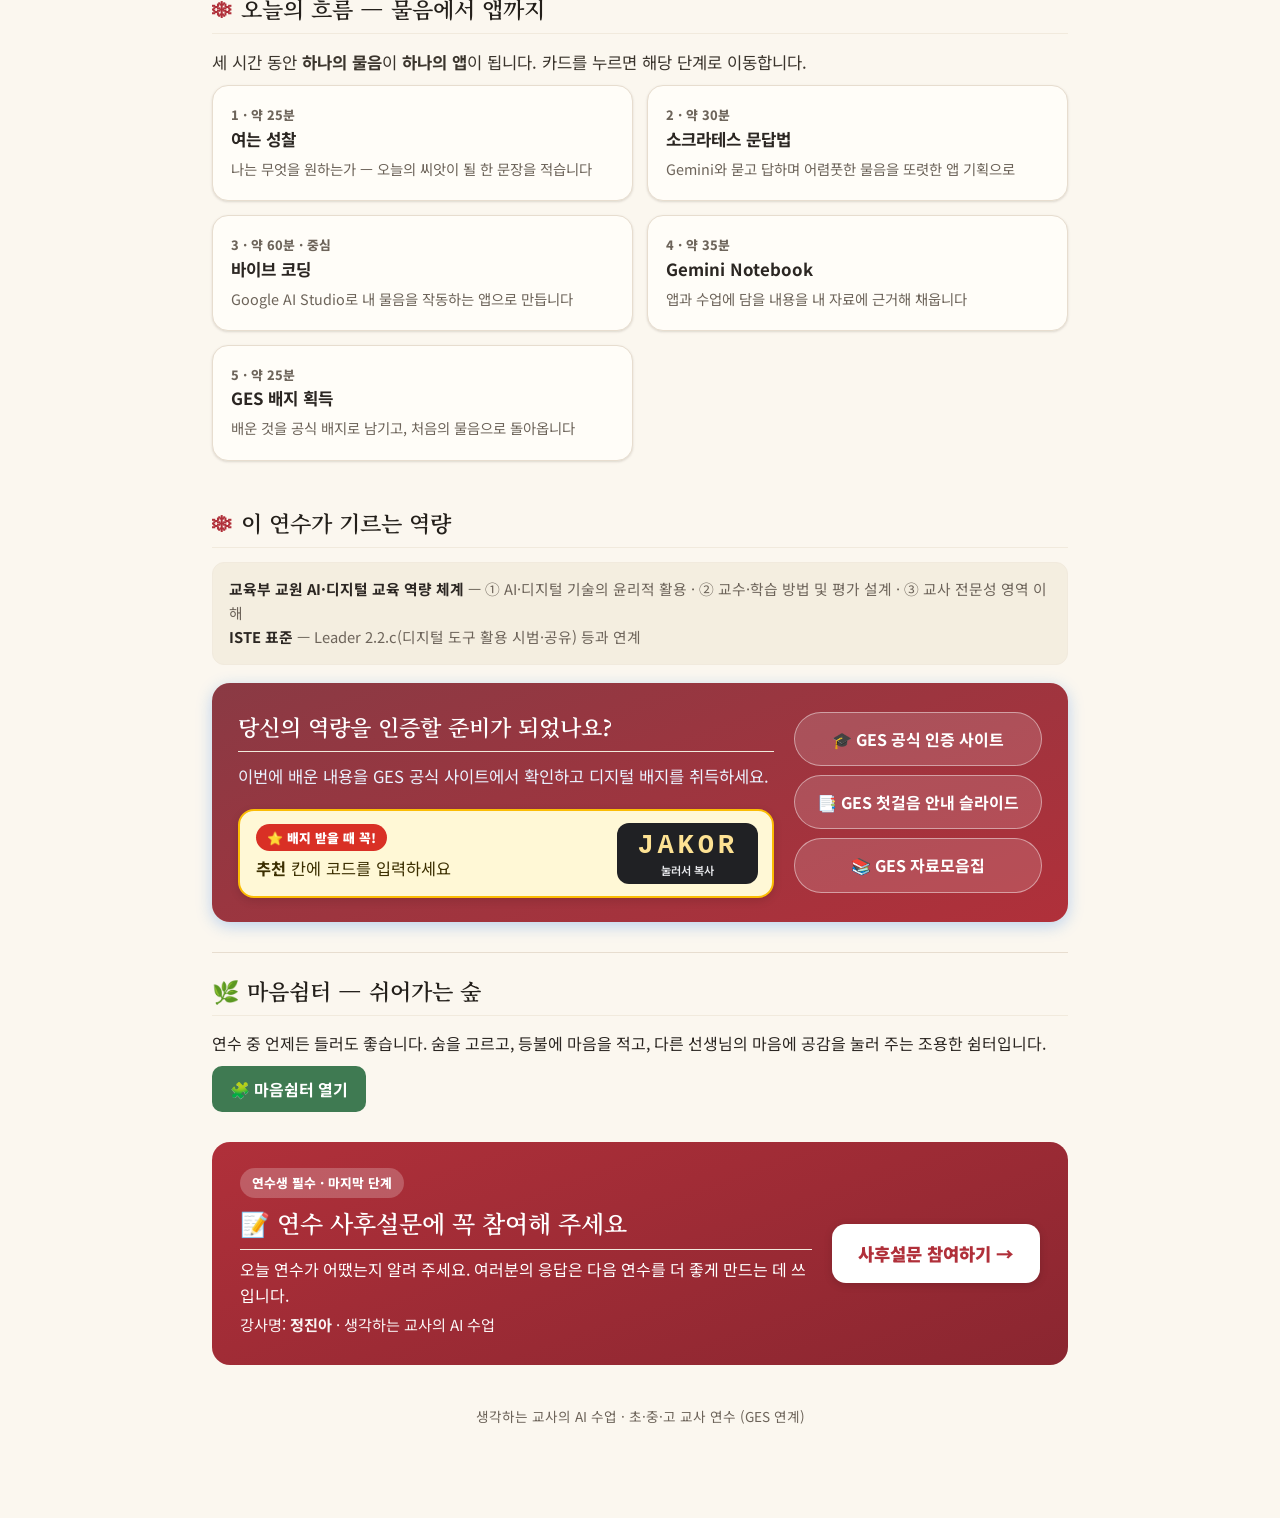
<file: home.html>
<!DOCTYPE html>
<html lang="ko">
<head>
<meta charset="UTF-8">
<meta name="viewport" content="width=device-width, initial-scale=1.0">
<title>홈 · 생각하는 교사의 AI 수업</title>
<link rel="stylesheet" href="style.css?v=20261126c">
</head>
<body>
<div class="wrap">

  <div class="hero">
    <div class="mod-head">
      <span class="pill">GES 실습 세션</span>
      <span class="pill">Gemini · Gemini Notebook</span>
      <span class="pill">초 · 중 · 고 교사 · 3시간</span>
    </div>
    <div class="hero-kicker">도구보다 먼저, 질문으로 여는</div>
    <h1 class="hero-title">생각하는 교사의 AI 수업</h1>
    <p class="hero-sub">AI를 어떻게 쓰느냐 이전에, <b>나는 무엇을 원하고 무엇을 지킬 것인가</b>를 먼저 묻습니다.<br>그 물음을 <b>소크라테스처럼 묻고 답하며</b> 또렷하게 만들고, <b>Google AI Studio</b>에서 <b>작동하는 앱 하나</b>로 완성해 가는 세 시간입니다.</p>
    <div class="epigraph" style="margin:24px 0 18px;">
      <div class="t">강아지똥조차 민들레 한 송이를 피우는 거름이 됩니다. 하찮아 보이는 것은 없습니다 — 한 아이도, 오늘 하루의 작은 수업도.</div>
      <div class="w">권정생 『강아지똥』의 뜻을 옮김</div>
    </div>
    <p class="lead" style="margin-top:0;"><b>내 물음 하나가, 아이들이 눌러 볼 수 있는 앱 하나가 됩니다.</b> 그 과정에서 우리는 <b>AI를 쓰는 사람</b>에서 <b>AI로 수업을 설계하는 사람</b>으로 올라섭니다 — 이것이 오늘 기르려는 <b>AI 역량</b>입니다.</p>
  </div>


  <div class="lv-guide">
    <b>상단의 초등 · 중등 · 고등 단추는 무엇을 바꾸나요?</b>
    <p>누르면 프롬프트의 <b>예시와 선택지</b>가 해당 학교급에 맞게 바뀝니다. 수업의 뼈대와 순서는 그대로이고, 사례만 달라집니다. 학교급이 반영되는 화면에서는 제목 아래에 <b>지금 선택된 학교급</b>이 표시됩니다.</p>
  </div>

  <div class="lead-row">
    <div class="instructor"><span class="ilabel">강사</span><b>정진아</b><span class="isub">생각하는 교사의 AI 수업</span></div>
    <a class="survey-mini" href="https://forms.gle/c3F2HAdHbyHX28X28" target="_blank" rel="noopener">📝 연수 사후설문 바로가기</a>
  </div>

  <!-- 실제 사례 쇼케이스 -->
  <section class="showcase">
    <div class="sc-head">
      <span class="sc-tag">먼저 보고 가세요 · 실제 사례</span>
      <h2>💡 생성형 AI, 이렇게 선생님을 돕습니다</h2>
      <p>아래는 제가 <b>Gemini · Gemini Canvas · Gemini Notebook</b>으로 직접 만든 사이트입니다. 예전 같으면 많은 품이 들었을 일을 AI와 함께 빠르게 해결하고, <b>종이·시간·자원</b>도 아꼈습니다. 오늘 워크숍의 목표도 같습니다 — <b>생성형 AI로 선생님들의 평소 고민을 해결하는 것</b>.</p>
    </div>
    <div class="sc-cards">
      <a class="sc-card" href="https://sites.google.com/view/geohak2026/9%EC%9B%94%EC%9D%98-%EA%BF%88-%EC%9D%B4%EB%B2%A4%ED%8A%B8?authuser=0" target="_blank" rel="noopener">
        <div class="sc-ico">🎬</div>
        <b>영화연구학교 운영 사이트</b>
        <span>행사·이벤트 안내와 자료를 한 곳에. 가정통신문과 인쇄물을 줄이고 링크 하나로 공유.</span>
        <span class="sc-go">사이트 열기 →</span>
      </a>
      <a class="sc-card" href="https://joo.is/%EC%98%A4%EB%8A%98%EC%9D%98%EA%B5%90%EC%8B%A4" target="_blank" rel="noopener">
        <div class="sc-ico">🏫</div>
        <b>오늘의 교실 · 똑지나쌤</b>
        <span>수업·학급 운영 자료를 모은 교실 허브. 매번 새로 만들던 안내를 재사용 가능한 페이지로.</span>
        <span class="sc-go">joo.is/오늘의교실 →</span>
      </a>
      <a class="sc-card feature" href="https://jinah200.github.io/edu_archive/" target="_blank" rel="noopener">
        <span class="sc-badge">✨ NEW · AI가 직접 아카이빙</span>
        <div class="sc-ico">🗂️</div>
        <b>오늘의 교실 · AI 아카이브</b>
        <span>클로드 AI 에이전트가 <b>스스로 깃허브에 올려 정리</b>한 아카이브판. 흩어진 수업·학급 자료를 AI가 직접 모아 한 곳에 — 사람이 아니라 AI가 설계·정리까지.</span>
        <span class="sc-go">쌤.닷컴/오늘의교실 →</span>
      </a>
    </div>
    <p class="sc-note">※ 모두 코딩 전문가가 아니어도 만든 사이트입니다 — 앞의 두 곳은 Gemini로, 마지막 아카이브는 AI 에이전트가 직접 깃허브에 정리했습니다. 오늘 이 워크숍에서 그 방법의 핵심을 함께 익힙니다.</p>
  </section>

  <!-- GES 공식 접속 바로가기 (전면 배치) -->
  <div class="nextstep" style="margin:18px 0 6px;">
    <span class="ns-t">이 연수는 <b>GES(Google AI Educator Series)</b>와 연계됩니다. 공식 사이트 접속·배지 받는 법·추천 코드는 <b>〈5 · GES 배지〉</b> 탭에 모아 두었습니다.</span>
    <a class="tc-btn" href="https://educertifications.google/google-ai-educator-series" target="_blank" rel="noopener" style="background:var(--blue);color:#fff;text-decoration:none;font-weight:800;padding:12px 18px;border-radius:12px;">GES 바로가기 →</a>
  </div>

  <h2>오늘의 흐름 — 물음에서 앱까지</h2>
  <p class="lead">세 시간 동안 <b>하나의 물음</b>이 <b>하나의 앱</b>이 됩니다. 카드를 누르면 해당 단계로 이동합니다.</p>
  <div class="grid c2">
    <div class="mcard" data-go="intro.html"><div class="num">1 · 약 25분</div><h3>여는 성찰</h3><p>나는 무엇을 원하는가 — 오늘의 씨앗이 될 한 문장을 적습니다</p></div>
    <div class="mcard" data-go="maestro.html"><div class="num">2 · 약 30분</div><h3>소크라테스 문답법</h3><p>Gemini와 묻고 답하며 어렴풋한 물음을 또렷한 앱 기획으로</p></div>
    <div class="mcard" data-go="module5.html"><div class="num">3 · 약 60분 · 중심</div><h3>바이브 코딩</h3><p>Google AI Studio로 내 물음을 작동하는 앱으로 만듭니다</p></div>
    <div class="mcard" data-go="module3.html"><div class="num">4 · 약 35분</div><h3>Gemini Notebook</h3><p>앱과 수업에 담을 내용을 내 자료에 근거해 채웁니다</p></div>
    <div class="mcard" data-go="badge.html"><div class="num">5 · 약 25분</div><h3>GES 배지 획득</h3><p>배운 것을 공식 배지로 남기고, 처음의 물음으로 돌아옵니다</p></div>
  </div>

  <h2>이 연수가 기르는 역량</h2>
  <div class="map">
    <b>교육부 교원 AI·디지털 교육 역량 체계</b> — ① AI·디지털 기술의 윤리적 활용 · ② 교수·학습 방법 및 평가 설계 · ③ 교사 전문성 영역 이해<br>
    <b>ISTE 표준</b> — Leader 2.2.c(디지털 도구 활용 시범·공유) 등과 연계
  </div>

  <div class="ges-banner end">
    <div class="ges-txt">
      <h2 style="margin:.2em 0;">당신의 역량을 인증할 준비가 되었나요?</h2>
      <p class="lead" style="margin-bottom:0;">이번에 배운 내용을 GES 공식 사이트에서 확인하고 디지털 배지를 취득하세요.</p>
      <div class="code-box">
        <div class="code-l"><span class="code-tag">⭐ 배지 받을 때 꼭!</span><span class="code-txt"><b>추천</b> 칸에 코드를 입력하세요</span></div>
        <button type="button" class="code-val" onclick="(function(b){var t='JAKOR';function ok(){b.querySelector('small').textContent='✅ 복사됨';setTimeout(function(){b.querySelector('small').textContent='눌러서 복사';},1500);}if(navigator.clipboard){navigator.clipboard.writeText(t).then(ok).catch(ok);}else{ok();}})(this)">JAKOR<small>눌러서 복사</small></button>
      </div>
    </div>
    <div class="ges-links">
      <a class="btn ghost" href="https://educertifications.google/google-ai-educator-series" target="_blank" rel="noopener">🎓 GES 공식 인증 사이트</a>
      <a class="btn ghost" href="https://docs.google.com/presentation/d/1LLOvrJhq7n4StMqCb7-v6qF1WRbUa6AwyqqfcbIZO_M/edit" target="_blank" rel="noopener">📑 GES 첫걸음 안내 슬라이드</a>
      <a class="btn ghost" href="https://edu.exceedlms.com/student/activity/1969380-google-ai-educator-series-training-resources" target="_blank" rel="noopener">📚 GES 자료모음집</a>
    </div>
  </div>

  <div class="wow">
    <h2>🌿 마음쉼터 — 쉬어가는 숲</h2>
    <p>연수 중 언제든 들러도 좋습니다. 숨을 고르고, 등불에 마음을 적고, 다른 선생님의 마음에 공감을 눌러 주는 조용한 쉼터입니다.</p>
    <a class="btn" href="https://jinah200.github.io/maeum/" target="_blank" rel="noopener">🧩 마음쉼터 열기</a>
  </div>

  <div class="survey">
    <div class="survey-txt">
      <div class="survey-tag">연수생 필수 · 마지막 단계</div>
      <h2>📝 연수 사후설문에 꼭 참여해 주세요</h2>
      <p>오늘 연수가 어땠는지 알려 주세요. 여러분의 응답은 다음 연수를 더 좋게 만드는 데 쓰입니다.</p>
      <p class="survey-who">강사명: <b>정진아</b> · 생각하는 교사의 AI 수업</p>
    </div>
    <a class="survey-btn" href="https://forms.gle/c3F2HAdHbyHX28X28" target="_blank" rel="noopener">사후설문 참여하기 →</a>
  </div>

  <div class="foot">생각하는 교사의 AI 수업 · 초·중·고 교사 연수 (GES 연계)</div>
</div>

<script src="app.js?v=20261126c"></script>
<script>
  document.querySelectorAll('.mcard').forEach(function(c){
    c.addEventListener('click',function(){ try{ window.parent.postMessage({type:'goto',src:c.dataset.go},'*'); }catch(e){} });
  });
</script>
</body>
</html>
</file>
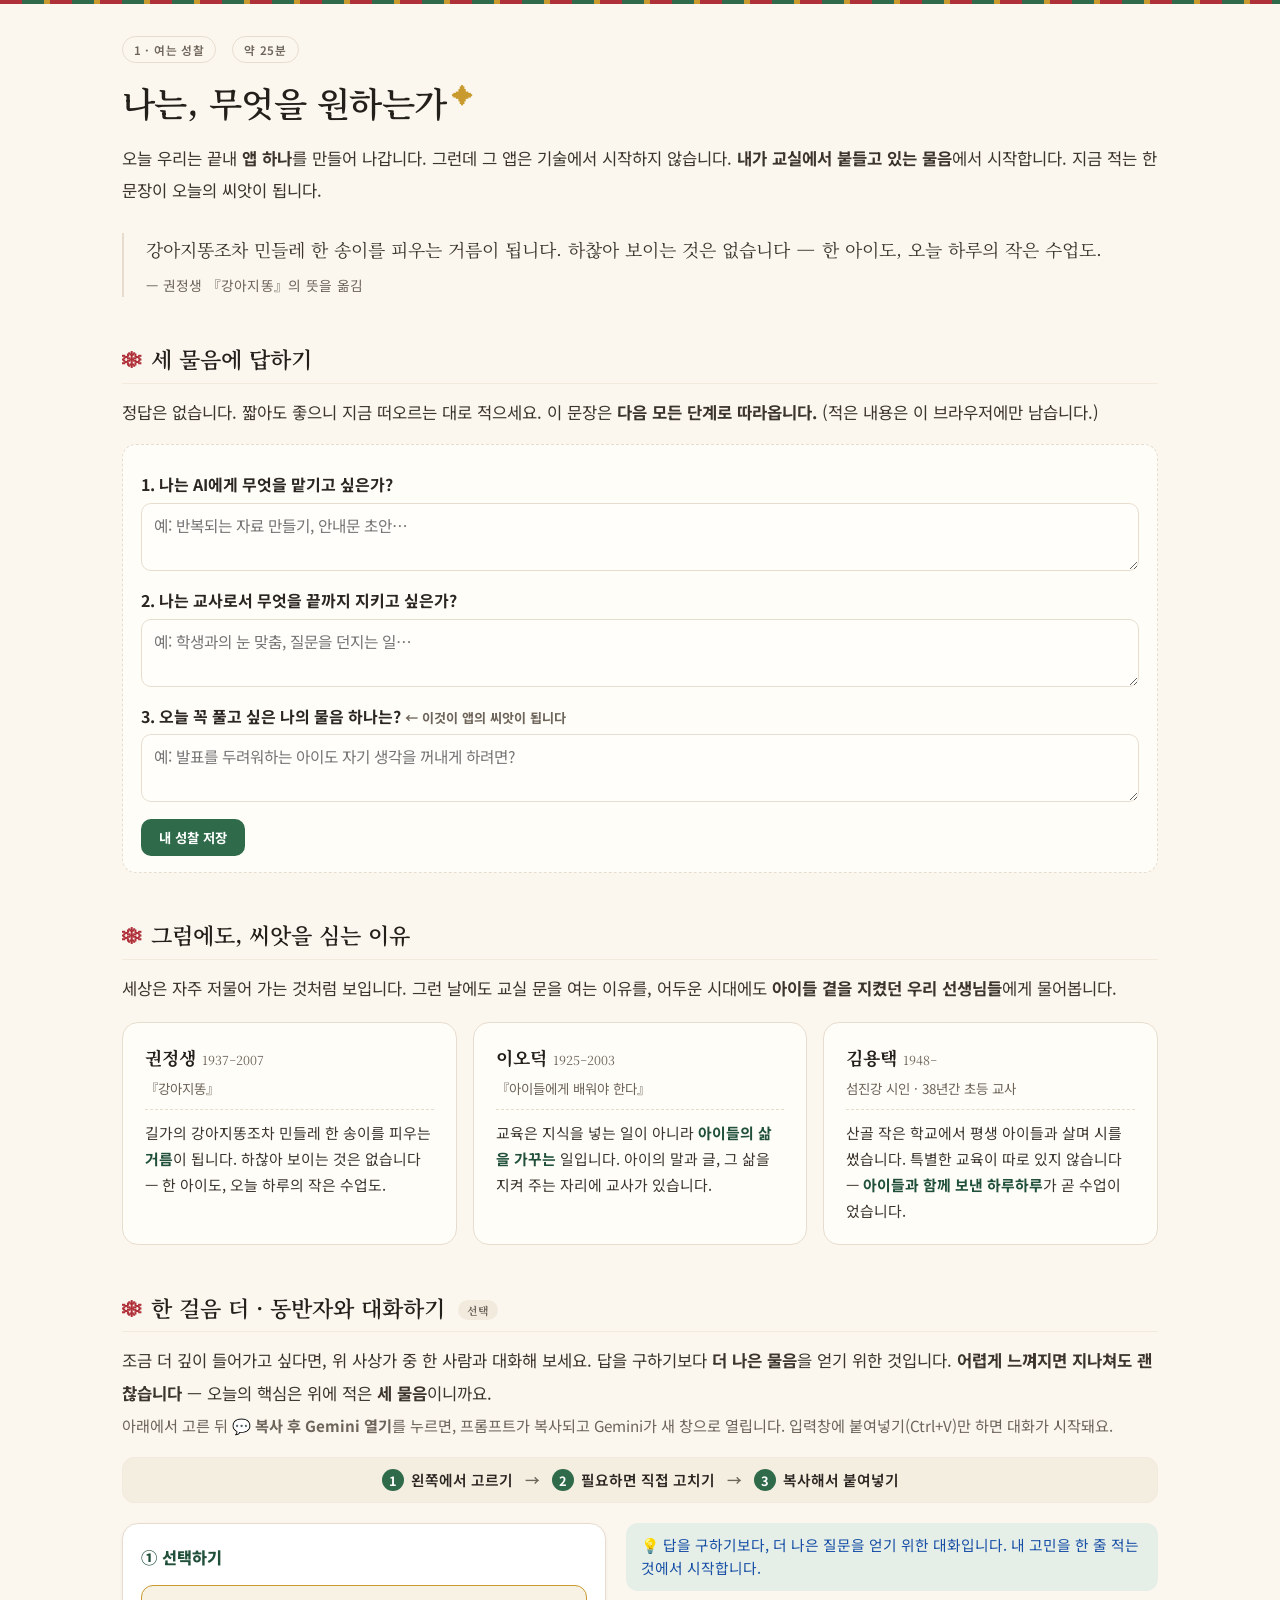
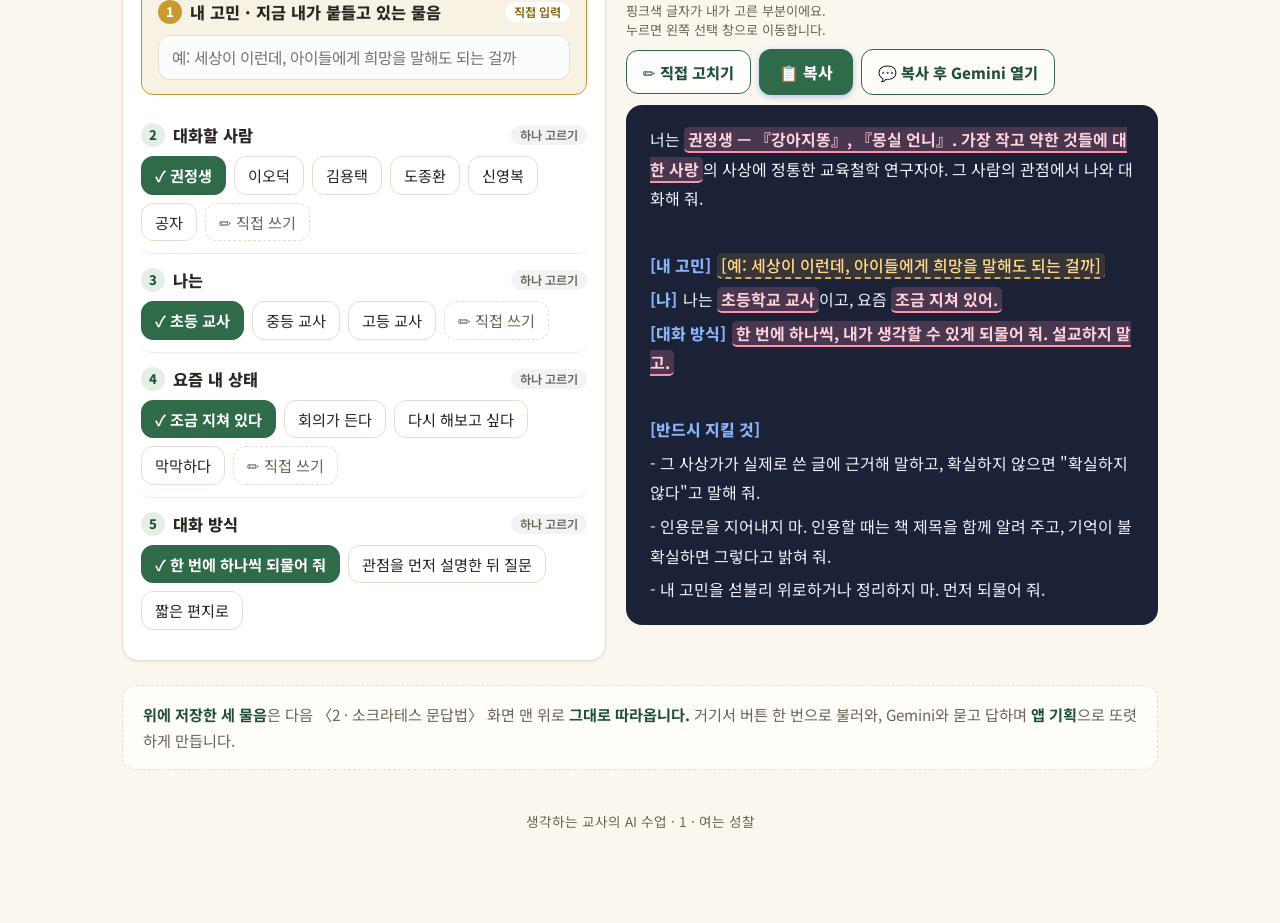
<file: intro.html>
<!DOCTYPE html>
<html lang="ko">
<head>
<meta charset="UTF-8">
<meta name="viewport" content="width=device-width, initial-scale=1.0">
<title>1 · 여는 성찰 — 나는 무엇을 원하는가</title>
<link rel="stylesheet" href="style.css?v=20261126c">
</head>
<body>
<div class="wrap">
  <div class="mod-head"><span class="pill">1 · 여는 성찰</span><span class="pill">약 25분</span></div>
  <h1>나는, 무엇을 원하는가</h1>
  <p class="lead">오늘 우리는 끝내 <b>앱 하나</b>를 만들어 나갑니다. 그런데 그 앱은 기술에서 시작하지 않습니다. <b>내가 교실에서 붙들고 있는 물음</b>에서 시작합니다. 지금 적는 한 문장이 오늘의 씨앗이 됩니다.</p>

  <div class="epigraph">
    <div class="t">강아지똥조차 민들레 한 송이를 피우는 거름이 됩니다. 하찮아 보이는 것은 없습니다 — 한 아이도, 오늘 하루의 작은 수업도.</div>
    <div class="w">권정생 『강아지똥』의 뜻을 옮김</div>
  </div>

  <h2>세 물음에 답하기</h2>
  <p class="lead">정답은 없습니다. 짧아도 좋으니 지금 떠오르는 대로 적으세요. 이 문장은 <b>다음 모든 단계로 따라옵니다.</b> (적은 내용은 이 브라우저에만 남습니다.)</p>
  <div class="journal" id="journal">
    <label>1. 나는 AI에게 <b>무엇을 맡기고</b> 싶은가?</label>
    <textarea data-j="give" placeholder="예: 반복되는 자료 만들기, 안내문 초안…"></textarea>
    <label>2. 나는 교사로서 <b>무엇을 끝까지 지키고</b> 싶은가?</label>
    <textarea data-j="keep" placeholder="예: 학생과의 눈 맞춤, 질문을 던지는 일…"></textarea>
    <label>3. 오늘 <b>꼭 풀고 싶은 나의 물음</b> 하나는? <span class="hint">← 이것이 앱의 씨앗이 됩니다</span></label>
    <textarea data-j="ask" placeholder="예: 발표를 두려워하는 아이도 자기 생각을 꺼내게 하려면?"></textarea>
    <button class="save" id="jsave">내 성찰 저장</button>
    <span class="hint" id="jhint"></span>
  </div>

  <h2>그럼에도, 씨앗을 심는 이유</h2>
  <p class="lead">세상은 자주 저물어 가는 것처럼 보입니다. 그런 날에도 교실 문을 여는 이유를, 어두운 시대에도 <b>아이들 곁을 지켰던 우리 선생님들</b>에게 물어봅니다.</p>
  <div class="thinkers">
    <div class="thinker">
      <div class="nm">권정생<span class="yr">1937–2007</span></div>
      <div class="bk">『강아지똥』</div>
      <div class="ans">길가의 강아지똥조차 민들레 한 송이를 피우는 <b>거름</b>이 됩니다. 하찮아 보이는 것은 없습니다 — 한 아이도, 오늘 하루의 작은 수업도.</div>
    </div>
    <div class="thinker">
      <div class="nm">이오덕<span class="yr">1925–2003</span></div>
      <div class="bk">『아이들에게 배워야 한다』</div>
      <div class="ans">교육은 지식을 넣는 일이 아니라 <b>아이들의 삶을 가꾸는</b> 일입니다. 아이의 말과 글, 그 삶을 지켜 주는 자리에 교사가 있습니다.</div>
    </div>
    <div class="thinker">
      <div class="nm">김용택<span class="yr">1948–</span></div>
      <div class="bk">섬진강 시인 · 38년간 초등 교사</div>
      <div class="ans">산골 작은 학교에서 평생 아이들과 살며 시를 썼습니다. 특별한 교육이 따로 있지 않습니다 — <b>아이들과 함께 보낸 하루하루</b>가 곧 수업이었습니다.</div>
    </div>
  </div>

  <h2>한 걸음 더 · 동반자와 대화하기 <span class="opt">선택</span></h2>
  <p class="lead">조금 더 깊이 들어가고 싶다면, 위 사상가 중 한 사람과 대화해 보세요. 답을 구하기보다 <b>더 나은 물음</b>을 얻기 위한 것입니다. <b>어렵게 느껴지면 지나쳐도 괜찮습니다</b> — 오늘의 핵심은 위에 적은 <b>세 물음</b>이니까요.</p>
  <p class="lead" style="margin-top:-.3em;color:var(--gray);font-size:.95rem;">아래에서 고른 뒤 <b>💬 복사 후 Gemini 열기</b>를 누르면, 프롬프트가 복사되고 Gemini가 새 창으로 열립니다. 입력창에 붙여넣기(Ctrl+V)만 하면 대화가 시작돼요.</p>
  <div class="builder" data-b="thinker"></div>

  <div class="nextstep">
    <span class="ns-t"><b>위에 저장한 세 물음</b>은 다음 〈2 · 소크라테스 문답법〉 화면 맨 위로 <b>그대로 따라옵니다.</b> 거기서 버튼 한 번으로 불러와, Gemini와 묻고 답하며 <b>앱 기획</b>으로 또렷하게 만듭니다.</span>
  </div>
  <div class="foot">생각하는 교사의 AI 수업 · 1 · 여는 성찰</div>
</div>
<script src="app.js?v=20261126c"></script>
<script src="builder-engine.js?v=20261126c"></script>
<script src="builders.js?v=20261126c"></script>
<script src="builders-v2.js?v=20261126c"></script>
<script>
(function(){
  var K='reflect_journal', saved={};
  try{ saved=JSON.parse(localStorage.getItem(K)||'{}'); }catch(e){}
  document.querySelectorAll('#journal textarea').forEach(function(t){ if(saved[t.dataset.j]) t.value=saved[t.dataset.j]; });
  document.getElementById('jsave').addEventListener('click',function(){
    var o={}; document.querySelectorAll('#journal textarea').forEach(function(t){ o[t.dataset.j]=t.value; });
    try{ localStorage.setItem(K,JSON.stringify(o)); document.getElementById('jhint').textContent='저장했습니다. 다음 단계에서 그대로 불러옵니다.'; }
    catch(e){ document.getElementById('jhint').textContent='저장 공간이 가득 찼어요.'; }
  });
})();
</script>
</body>
</html>
</file>
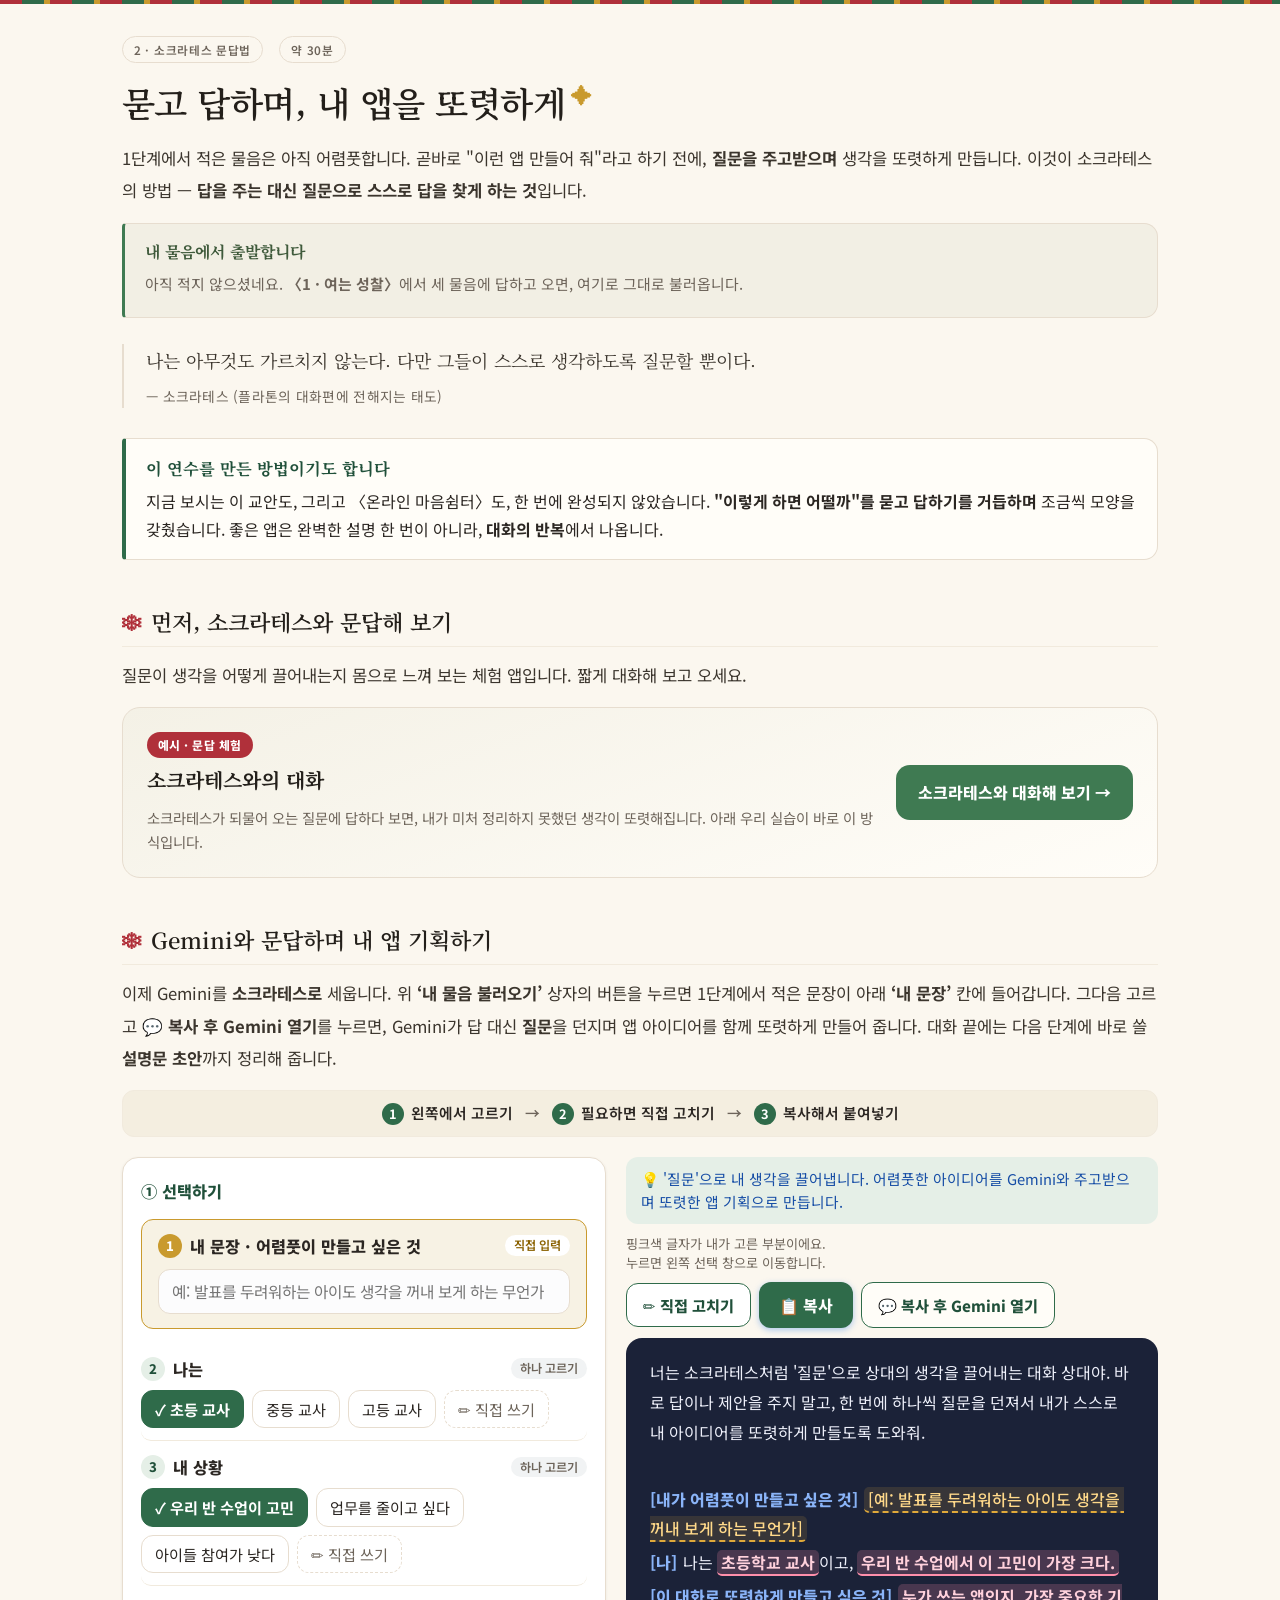
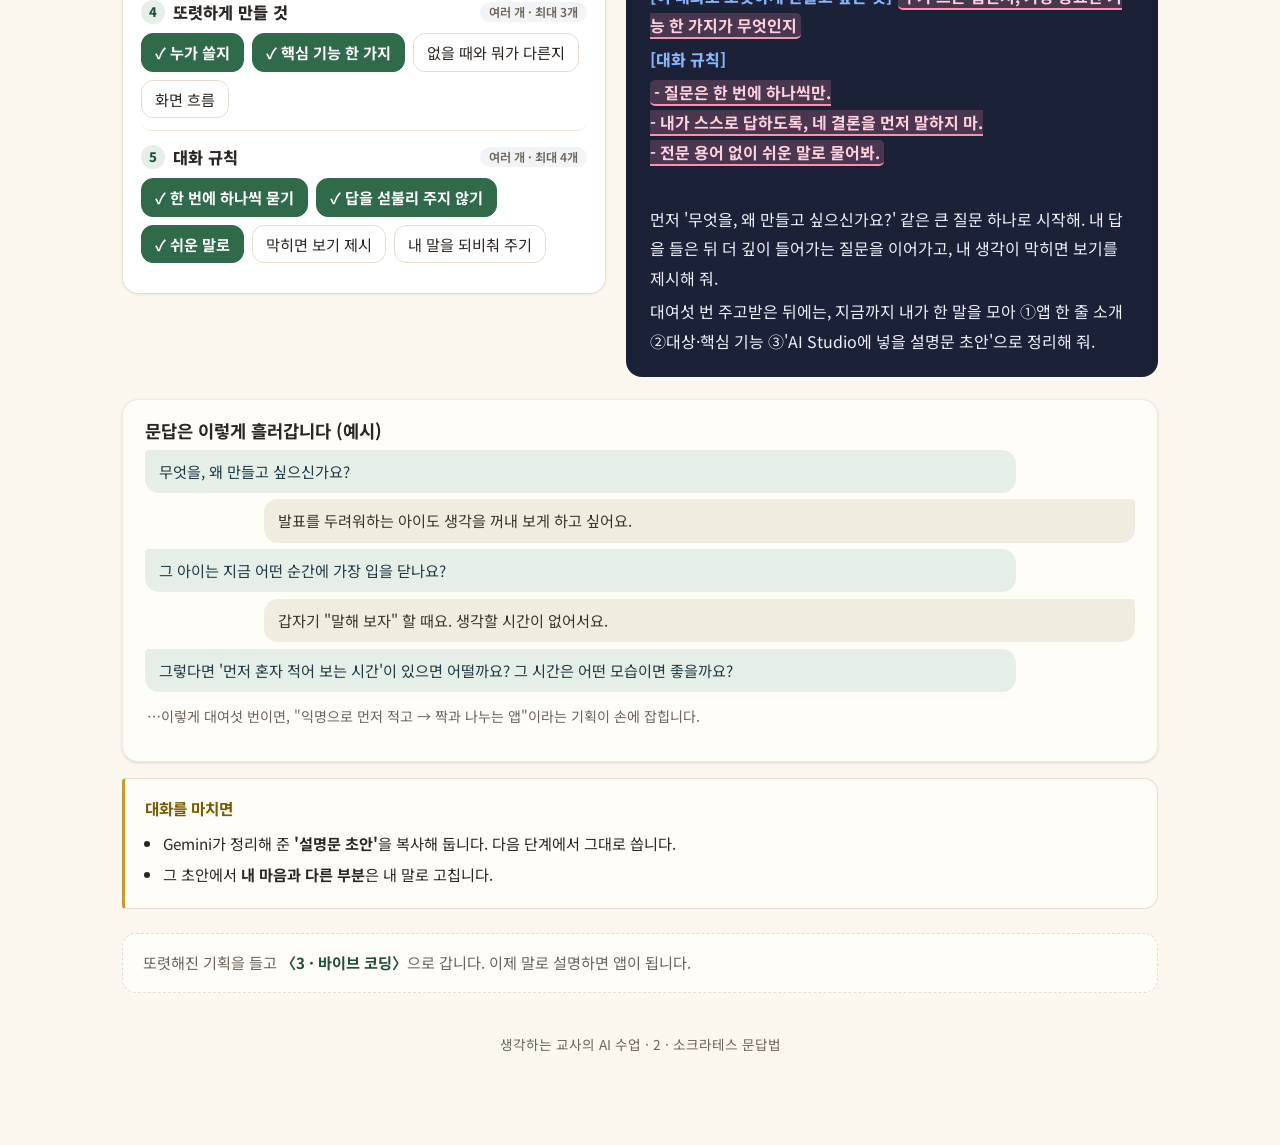
<file: maestro.html>
<!DOCTYPE html>
<html lang="ko">
<head>
<meta charset="UTF-8">
<meta name="viewport" content="width=device-width, initial-scale=1.0">
<title>2 · 소크라테스 문답법 — 대화로 내 앱 구체화하기</title>
<link rel="stylesheet" href="style.css?v=20261126c">
</head>
<body>
<div class="wrap">
  <div class="mod-head"><span class="pill">2 · 소크라테스 문답법</span><span class="pill">약 30분</span></div>
  <h1>묻고 답하며, 내 앱을 또렷하게</h1>
  <p class="lead">1단계에서 적은 물음은 아직 어렴풋합니다. 곧바로 "이런 앱 만들어 줘"라고 하기 전에, <b>질문을 주고받으며</b> 생각을 또렷하게 만듭니다. 이것이 소크라테스의 방법 — <b>답을 주는 대신 질문으로 스스로 답을 찾게 하는 것</b>입니다.</p>

  <div class="epigraph">
    <div class="t">나는 아무것도 가르치지 않는다. 다만 그들이 스스로 생각하도록 질문할 뿐이다.</div>
    <div class="w">소크라테스 (플라톤의 대화편에 전해지는 태도)</div>
  </div>

  <div class="reflect">
    <span class="rk">이 연수를 만든 방법이기도 합니다</span>
    <p>지금 보시는 이 교안도, 그리고 〈온라인 마음쉼터〉도, 한 번에 완성되지 않았습니다. <b>"이렇게 하면 어떨까"를 묻고 답하기를 거듭하며</b> 조금씩 모양을 갖췄습니다. 좋은 앱은 완벽한 설명 한 번이 아니라, <b>대화의 반복</b>에서 나옵니다.</p>
  </div>

  <h2>먼저, 소크라테스와 문답해 보기</h2>
  <p class="lead">질문이 생각을 어떻게 끌어내는지 몸으로 느껴 보는 체험 앱입니다. 짧게 대화해 보고 오세요.</p>
  <div class="toolcard sample">
    <div class="tc-body">
      <div class="tc-tag">예시 · 문답 체험</div>
      <div class="tc-name">소크라테스와의 대화</div>
      <p class="tc-note" style="margin-top:.4em;">소크라테스가 되물어 오는 질문에 답하다 보면, 내가 미처 정리하지 못했던 생각이 또렷해집니다. 아래 우리 실습이 바로 이 방식입니다.</p>
    </div>
    <a class="tc-btn" href="https://socratess123.ai.studio/" target="_blank" rel="noopener">소크라테스와 대화해 보기 →</a>
  </div>

  <h2>Gemini와 문답하며 내 앱 기획하기</h2>
  <p class="lead">이제 Gemini를 <b>소크라테스로</b> 세웁니다. 위 <b>‘내 물음 불러오기’</b> 상자의 버튼을 누르면 1단계에서 적은 문장이 아래 <b>‘내 문장’</b> 칸에 들어갑니다. 그다음 고르고 <b>💬 복사 후 Gemini 열기</b>를 누르면, Gemini가 답 대신 <b>질문</b>을 던지며 앱 아이디어를 함께 또렷하게 만들어 줍니다. 대화 끝에는 다음 단계에 바로 쓸 <b>설명문 초안</b>까지 정리해 줍니다.</p>
  <div class="builder" data-b="socratic"></div>

  <div class="card">
    <h3 style="margin-top:0;">문답은 이렇게 흘러갑니다 (예시)</h3>
    <div class="dlg">
      <p class="d-ai">무엇을, 왜 만들고 싶으신가요?</p>
      <p class="d-me">발표를 두려워하는 아이도 생각을 꺼내 보게 하고 싶어요.</p>
      <p class="d-ai">그 아이는 지금 어떤 순간에 가장 입을 닫나요?</p>
      <p class="d-me">갑자기 "말해 보자" 할 때요. 생각할 시간이 없어서요.</p>
      <p class="d-ai">그렇다면 '먼저 혼자 적어 보는 시간'이 있으면 어떨까요? 그 시간은 어떤 모습이면 좋을까요?</p>
      <p class="d-note">…이렇게 대여섯 번이면, "익명으로 먼저 적고 → 짝과 나누는 앱"이라는 기획이 손에 잡힙니다.</p>
    </div>
  </div>

  <div class="after"><span class="ak">대화를 마치면</span>
    <ul>
      <li>Gemini가 정리해 준 <b>'설명문 초안'</b>을 복사해 둡니다. 다음 단계에서 그대로 씁니다.</li>
      <li>그 초안에서 <b>내 마음과 다른 부분</b>은 내 말로 고칩니다.</li>
    </ul>
  </div>

  <div class="nextstep">
    <span class="ns-t">또렷해진 기획을 들고 <b>〈3 · 바이브 코딩〉</b>으로 갑니다. 이제 말로 설명하면 앱이 됩니다.</span>
  </div>
  <div class="foot">생각하는 교사의 AI 수업 · 2 · 소크라테스 문답법</div>
</div>
<script src="app.js?v=20261126c"></script>
<script src="builder-engine.js?v=20261126c"></script>
<script src="builders.js?v=20261126c"></script>
<script src="builders-v2.js?v=20261126c"></script>
<script src="reflect-link.js?v=20261126c"></script>
</body>
</html>
</file>
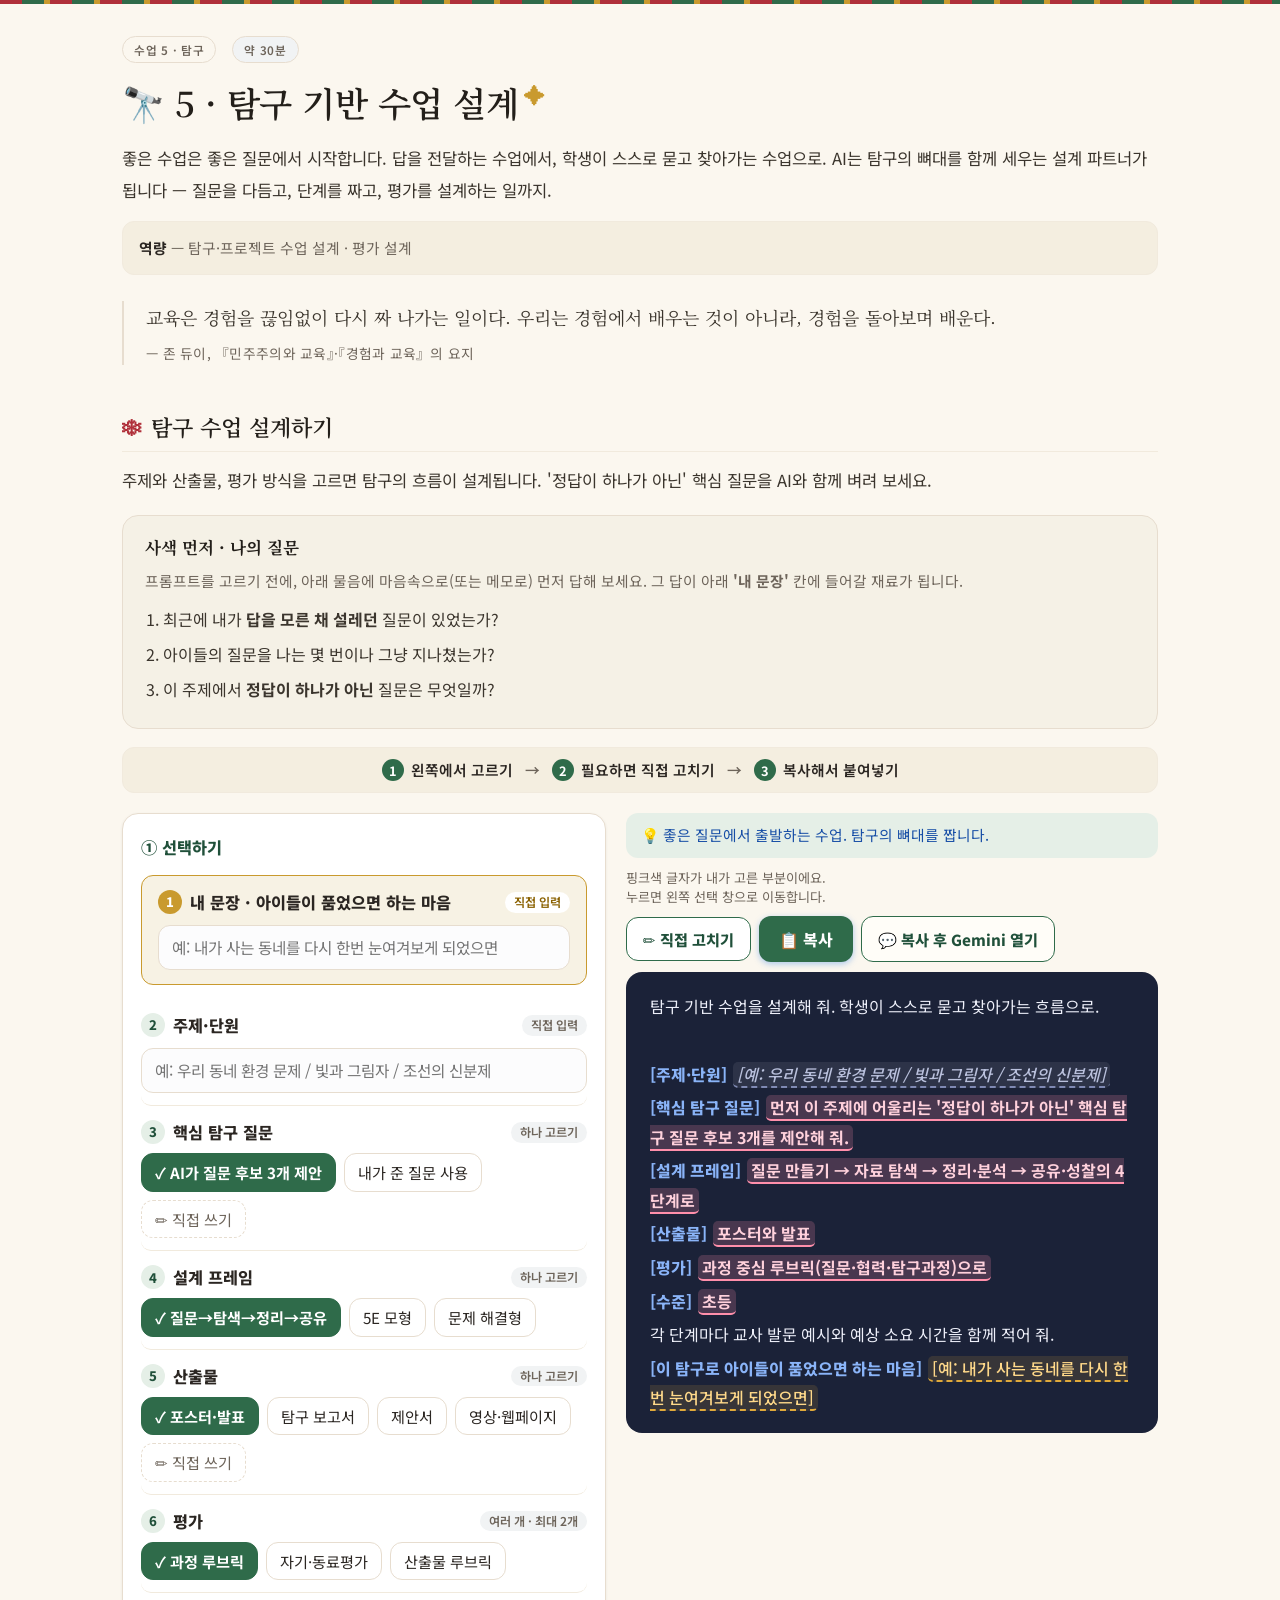
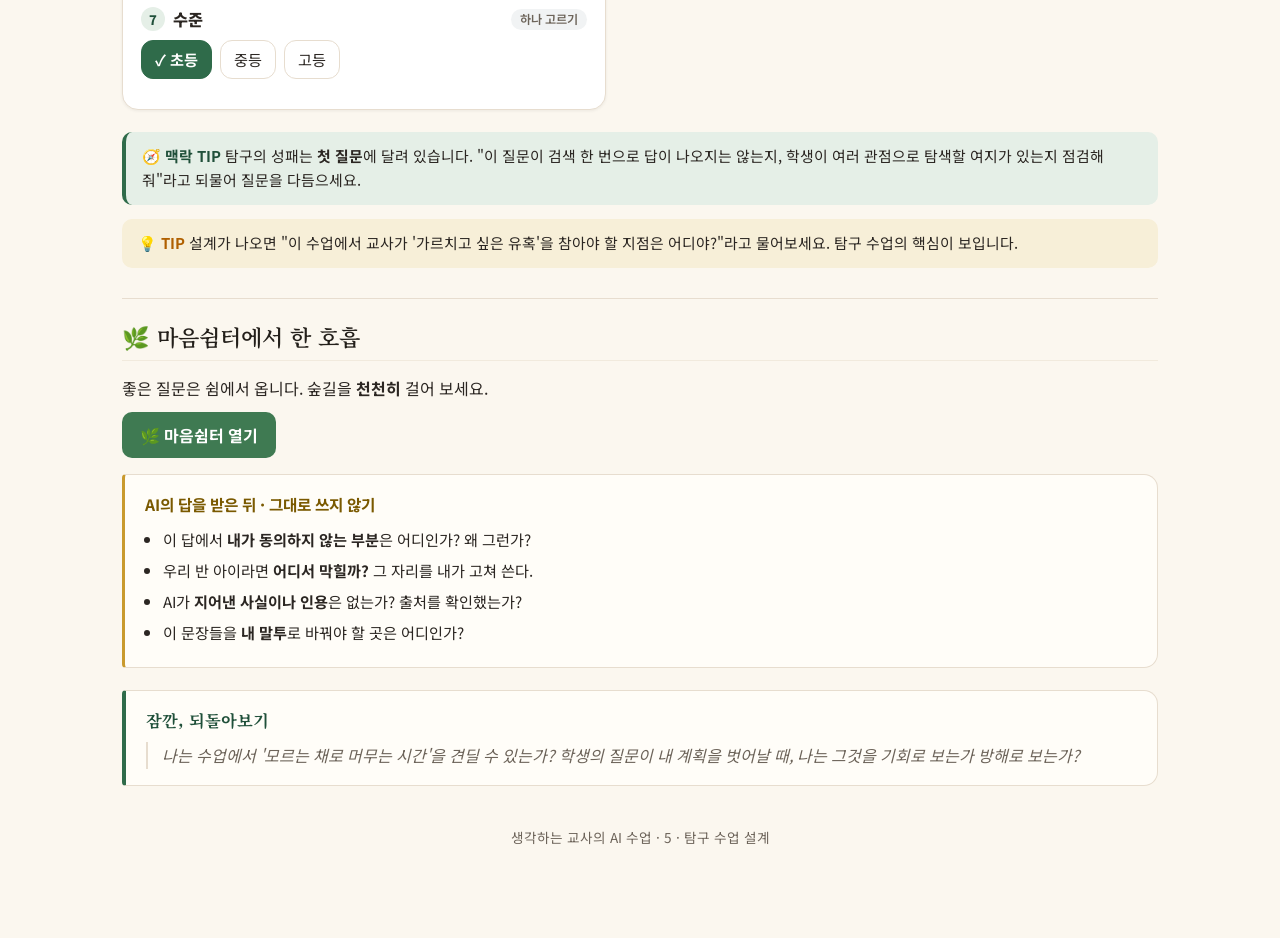
<file: module0.html>
<!DOCTYPE html>
<html lang="ko">
<head>
<meta charset="UTF-8">
<meta name="viewport" content="width=device-width, initial-scale=1.0">
<title>수업 5 · 탐구 기반 수업 설계</title>
<link rel="stylesheet" href="style.css?v=20261122a">
</head>
<body>
<div class="wrap">
<div class="mod-head"><span class="pill">수업 5 · 탐구</span><span class="pill gray">약 30분</span></div>
  <h1>🔭 5 · 탐구 기반 수업 설계</h1>
  <p class="lead">좋은 수업은 좋은 질문에서 시작합니다. 답을 전달하는 수업에서, 학생이 스스로 묻고 찾아가는 수업으로. AI는 탐구의 뼈대를 함께 세우는 설계 파트너가 됩니다 — 질문을 다듬고, 단계를 짜고, 평가를 설계하는 일까지.</p>
  <div class="map"><b>역량</b> — 탐구·프로젝트 수업 설계 · 평가 설계</div>

  <div class="epigraph">
    <div class="t">교육은 경험을 끊임없이 다시 짜 나가는 일이다. 우리는 경험에서 배우는 것이 아니라, 경험을 돌아보며 배운다.</div>
    <div class="w">존 듀이, 『민주주의와 교육』·『경험과 교육』의 요지</div>
  </div>

  <h2>탐구 수업 설계하기</h2>
  <p class="lead">주제와 산출물, 평가 방식을 고르면 탐구의 흐름이 설계됩니다. '정답이 하나가 아닌' 핵심 질문을 AI와 함께 벼려 보세요.</p>
  <div class="muse"><span class="mk">사색 먼저 · 나의 질문</span>
    <p style="margin:.4em 0 0;color:var(--gray);font-size:.92rem;">프롬프트를 고르기 전에, 아래 물음에 마음속으로(또는 메모로) 먼저 답해 보세요. 그 답이 아래 <b>'내 문장'</b> 칸에 들어갈 재료가 됩니다.</p>
    <ol><li>최근에 내가 <b>답을 모른 채 설레던</b> 질문이 있었는가?</li><li>아이들의 질문을 나는 몇 번이나 그냥 지나쳤는가?</li><li>이 주제에서 <b>정답이 하나가 아닌</b> 질문은 무엇일까?</li></ol>
  </div>

  <div class="builder" data-b="inquiry"></div>

  <div class="ctx"><b>🧭 맥락 TIP</b> 탐구의 성패는 <b>첫 질문</b>에 달려 있습니다. "이 질문이 검색 한 번으로 답이 나오지는 않는지, 학생이 여러 관점으로 탐색할 여지가 있는지 점검해 줘"라고 되물어 질문을 다듬으세요.</div>
  <div class="tip"><b>💡 TIP</b> 설계가 나오면 "이 수업에서 교사가 '가르치고 싶은 유혹'을 참아야 할 지점은 어디야?"라고 물어보세요. 탐구 수업의 핵심이 보입니다.</div>

  <div class="wow"><h2>🌿 마음쉼터에서 한 호흡</h2>
    <p>좋은 질문은 쉼에서 옵니다. 숲길을 <b>천천히</b> 걸어 보세요.</p><a class="btn" href="https://jinah200.github.io/maeum/" target="_blank" rel="noopener">🌿 마음쉼터 열기</a></div>

  <div class="after"><span class="ak">AI의 답을 받은 뒤 · 그대로 쓰지 않기</span>
    <ul>
      <li>이 답에서 <b>내가 동의하지 않는 부분</b>은 어디인가? 왜 그런가?</li>
      <li>우리 반 아이라면 <b>어디서 막힐까?</b> 그 자리를 내가 고쳐 쓴다.</li>
      <li>AI가 <b>지어낸 사실이나 인용</b>은 없는가? 출처를 확인했는가?</li>
      <li>이 문장들을 <b>내 말투</b>로 바꿔야 할 곳은 어디인가?</li>
    </ul>
  </div>

  <div class="reflect"><span class="rk">잠깐, 되돌아보기</span><p class="q">나는 수업에서 '모르는 채로 머무는 시간'을 견딜 수 있는가? 학생의 질문이 내 계획을 벗어날 때, 나는 그것을 기회로 보는가 방해로 보는가?</p></div>
  <div class="foot">생각하는 교사의 AI 수업 · 5 · 탐구 수업 설계</div>
</div>
<script src="app.js?v=20261122a"></script>
<script src="builder-engine.js?v=20261122a"></script>
<script src="builders.js?v=20261122a"></script>
<script src="builders-v2.js?v=20261122a"></script>
</body>
</html>
</file>
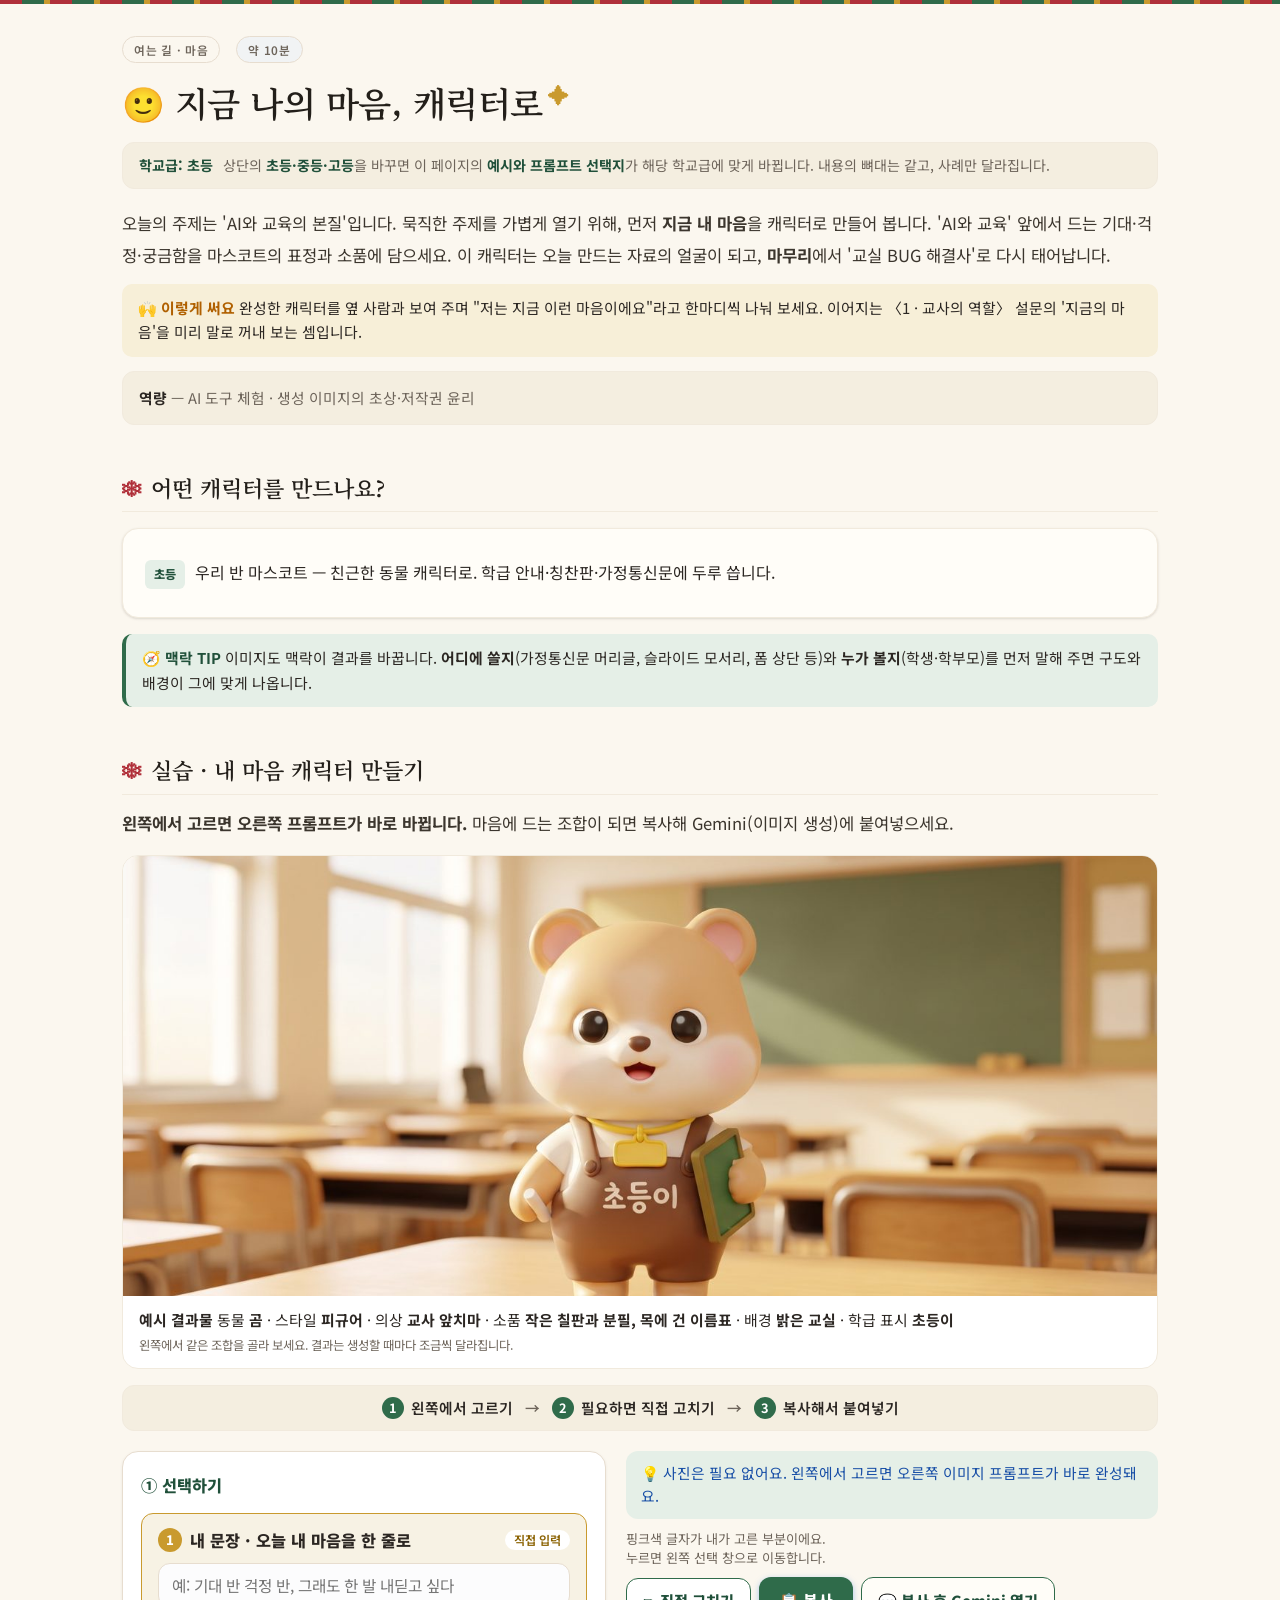
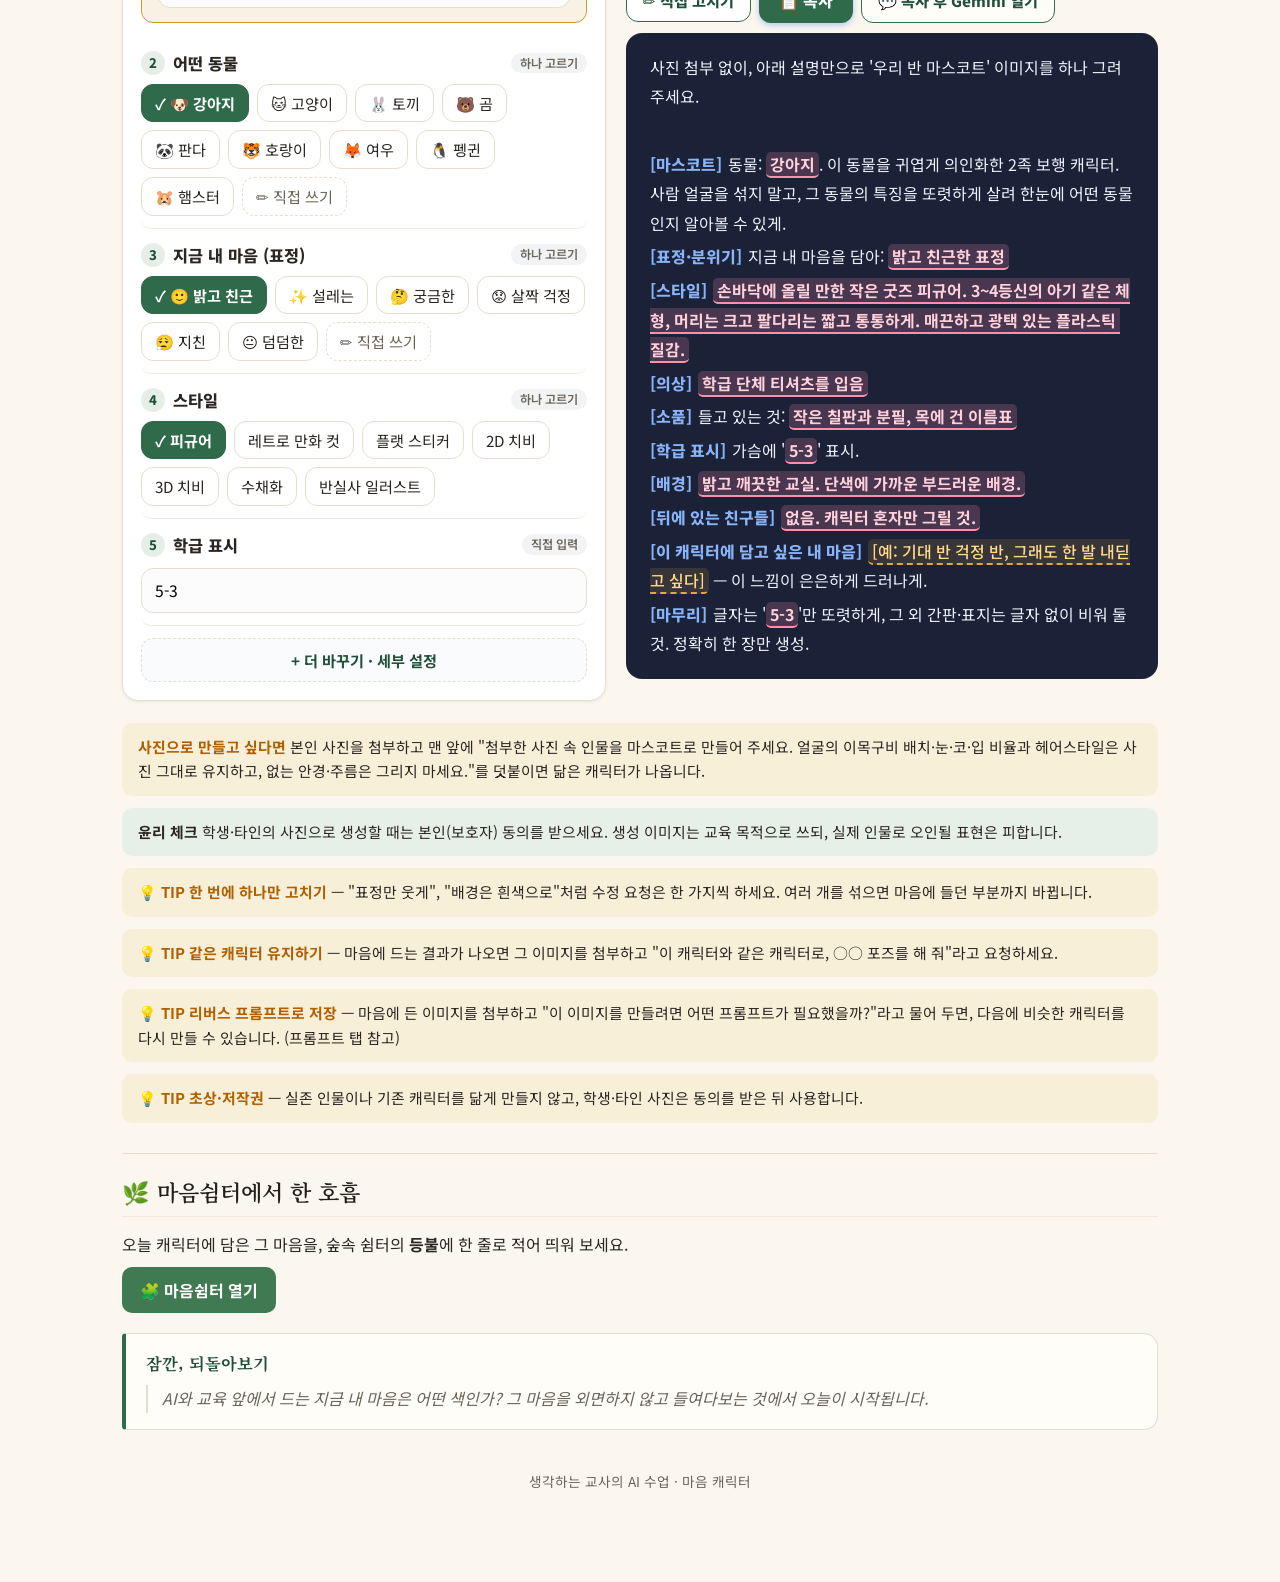
<file: module1.html>
<!DOCTYPE html>
<html lang="ko">
<head>
<meta charset="UTF-8">
<meta name="viewport" content="width=device-width, initial-scale=1.0">
<title>워밍업 · 내 마음 캐릭터</title>
<link rel="stylesheet" href="style.css?v=20261122a">
</head>
<body>
<div class="wrap">
  <div class="mod-head">
    <span class="pill">여는 길 · 마음</span>
    <span class="pill gray">약 10분</span>
  </div>
  <h1>🙂 지금 나의 마음, 캐릭터로</h1>
  <p class="lead">오늘의 주제는 'AI와 교육의 본질'입니다. 묵직한 주제를 가볍게 열기 위해, 먼저 <b>지금 내 마음</b>을 캐릭터로 만들어 봅니다. 'AI와 교육' 앞에서 드는 기대·걱정·궁금함을 마스코트의 표정과 소품에 담으세요. 이 캐릭터는 오늘 만드는 자료의 얼굴이 되고, <b>마무리</b>에서 '교실 BUG 해결사'로 다시 태어납니다.</p>
  <div class="tip"><b>🙌 이렇게 써요</b> 완성한 캐릭터를 옆 사람과 보여 주며 "저는 지금 이런 마음이에요"라고 한마디씩 나눠 보세요. 이어지는 〈1 · 교사의 역할〉 설문의 '지금의 마음'을 미리 말로 꺼내 보는 셈입니다.</div>
  <div class="map">
    <b>역량</b> — AI 도구 체험 · 생성 이미지의 초상·저작권 윤리
  </div>

  <h2>어떤 캐릭터를 만드나요?</h2>
  <div class="card">
    <p data-level="elem"><span class="lane-tag elem">초등</span> 우리 반 마스코트 — 친근한 동물 캐릭터로. 학급 안내·칭찬판·가정통신문에 두루 씁니다.</p>
    <p data-level="mid"><span class="lane-tag mid">중등</span> 교과 캐릭터 — 내 과목을 상징하는 마스코트로. 수업 슬라이드·형성평가에 씁니다.</p>
    <p data-level="high"><span class="lane-tag high">고등</span> 프로젝트·동아리 엠블럼 — 탐구 프로젝트나 동아리의 상징으로.</p>
  </div>

  <div class="ctx"><b>🧭 맥락 TIP</b> 이미지도 맥락이 결과를 바꿉니다. <b>어디에 쓸지</b>(가정통신문 머리글, 슬라이드 모서리, 폼 상단 등)와 <b>누가 볼지</b>(학생·학부모)를 먼저 말해 주면 구도와 배경이 그에 맞게 나옵니다.</div>

  <h2>실습 · 내 마음 캐릭터 만들기</h2>
  <p class="lead"><b>왼쪽에서 고르면 오른쪽 프롬프트가 바로 바뀝니다.</b> 마음에 드는 조합이 되면 복사해 Gemini(이미지 생성)에 붙여넣으세요.</p>
  <div class="example">
    <img src="mascot-example.jpg" alt="Gemini로 만든 곰 마스코트 예시 — 교실 책상 위에 서 있는 피규어" loading="lazy">
    <div class="excap"><b>예시 결과물</b> 동물 <b>곰</b> · 스타일 <b>피규어</b> · 의상 <b>교사 앞치마</b> · 소품 <b>작은 칠판과 분필, 목에 건 이름표</b> · 배경 <b>밝은 교실</b> · 학급 표시 <b>초등이</b><br><small>왼쪽에서 같은 조합을 골라 보세요. 결과는 생성할 때마다 조금씩 달라집니다.</small></div>
  </div>
  <div class="builder" data-b="m1"></div>
  <div class="tip"><b>사진으로 만들고 싶다면</b> 본인 사진을 첨부하고 맨 앞에 "첨부한 사진 속 인물을 마스코트로 만들어 주세요. 얼굴의 이목구비 배치·눈·코·입 비율과 헤어스타일은 사진 그대로 유지하고, 없는 안경·주름은 그리지 마세요."를 덧붙이면 닮은 캐릭터가 나옵니다.</div>
  <div class="note"><b>윤리 체크</b> 학생·타인의 사진으로 생성할 때는 본인(보호자) 동의를 받으세요. 생성 이미지는 교육 목적으로 쓰되, 실제 인물로 오인될 표현은 피합니다.</div>

  <div class="tip"><b>💡 TIP</b> <b>한 번에 하나만 고치기</b> — "표정만 웃게", "배경은 흰색으로"처럼 수정 요청은 한 가지씩 하세요. 여러 개를 섞으면 마음에 들던 부분까지 바뀝니다.</div>
  <div class="tip"><b>💡 TIP</b> <b>같은 캐릭터 유지하기</b> — 마음에 드는 결과가 나오면 그 이미지를 첨부하고 "이 캐릭터와 같은 캐릭터로, ○○ 포즈를 해 줘"라고 요청하세요.</div>
  <div class="tip"><b>💡 TIP</b> <b>리버스 프롬프트로 저장</b> — 마음에 든 이미지를 첨부하고 "이 이미지를 만들려면 어떤 프롬프트가 필요했을까?"라고 물어 두면, 다음에 비슷한 캐릭터를 다시 만들 수 있습니다. (프롬프트 탭 참고)</div>
  <div class="tip"><b>💡 TIP</b> <b>초상·저작권</b> — 실존 인물이나 기존 캐릭터를 닮게 만들지 않고, 학생·타인 사진은 동의를 받은 뒤 사용합니다.</div>

  <div class="wow">
    <h2>🌿 마음쉼터에서 한 호흡</h2>
    <p>오늘 캐릭터에 담은 그 마음을, 숲속 쉼터의 <b>등불</b>에 한 줄로 적어 띄워 보세요.</p>
    <a class="btn" href="https://jinah200.github.io/maeum/" target="_blank" rel="noopener">🧩 마음쉼터 열기</a>
  </div>
    <div class="reflect"><span class="rk">잠깐, 되돌아보기</span><p class="q">AI와 교육 앞에서 드는 지금 내 마음은 어떤 색인가? 그 마음을 외면하지 않고 들여다보는 것에서 오늘이 시작됩니다.</p></div>
  <div class="foot">생각하는 교사의 AI 수업 · 마음 캐릭터</div>
</div>
<script src="app.js?v=20261122a"></script>
<script src="builder-engine.js?v=20261122a"></script>
<script src="builders.js?v=20261122a"></script>
</body>
</html>
</file>
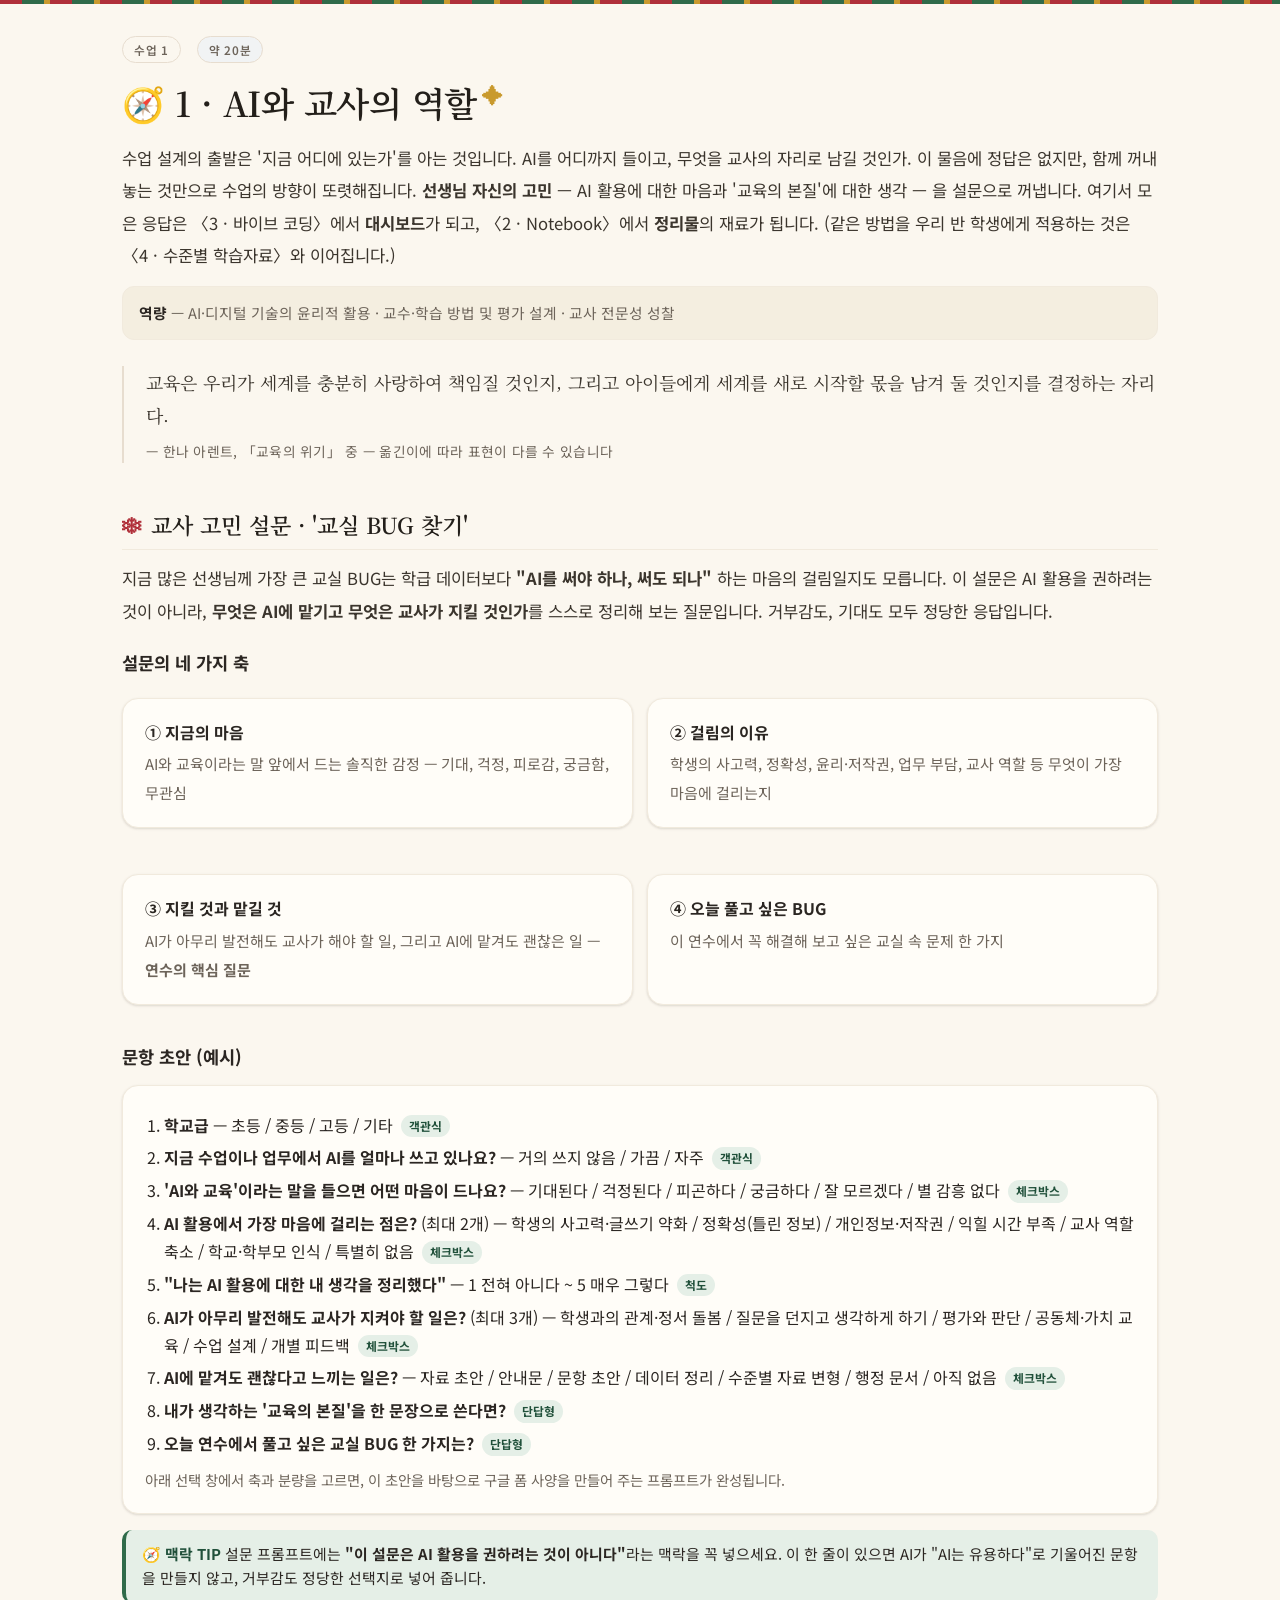
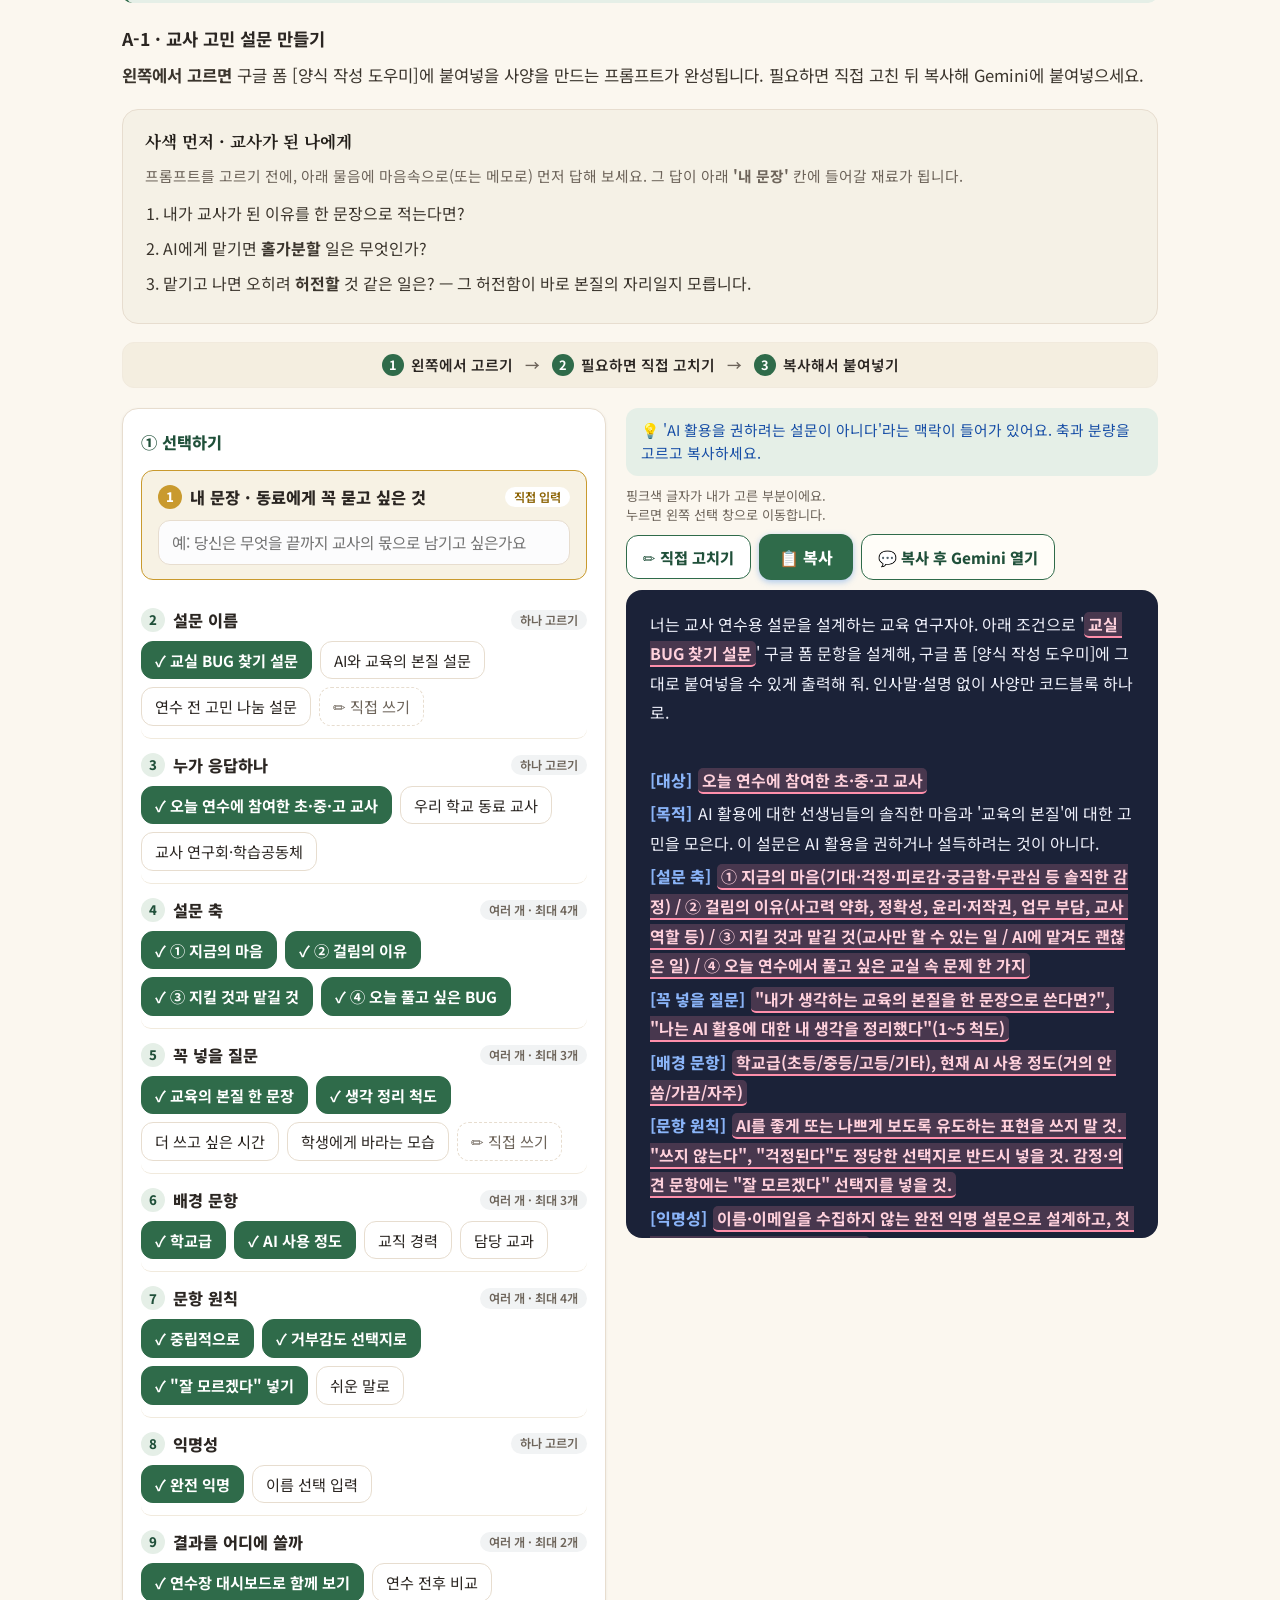
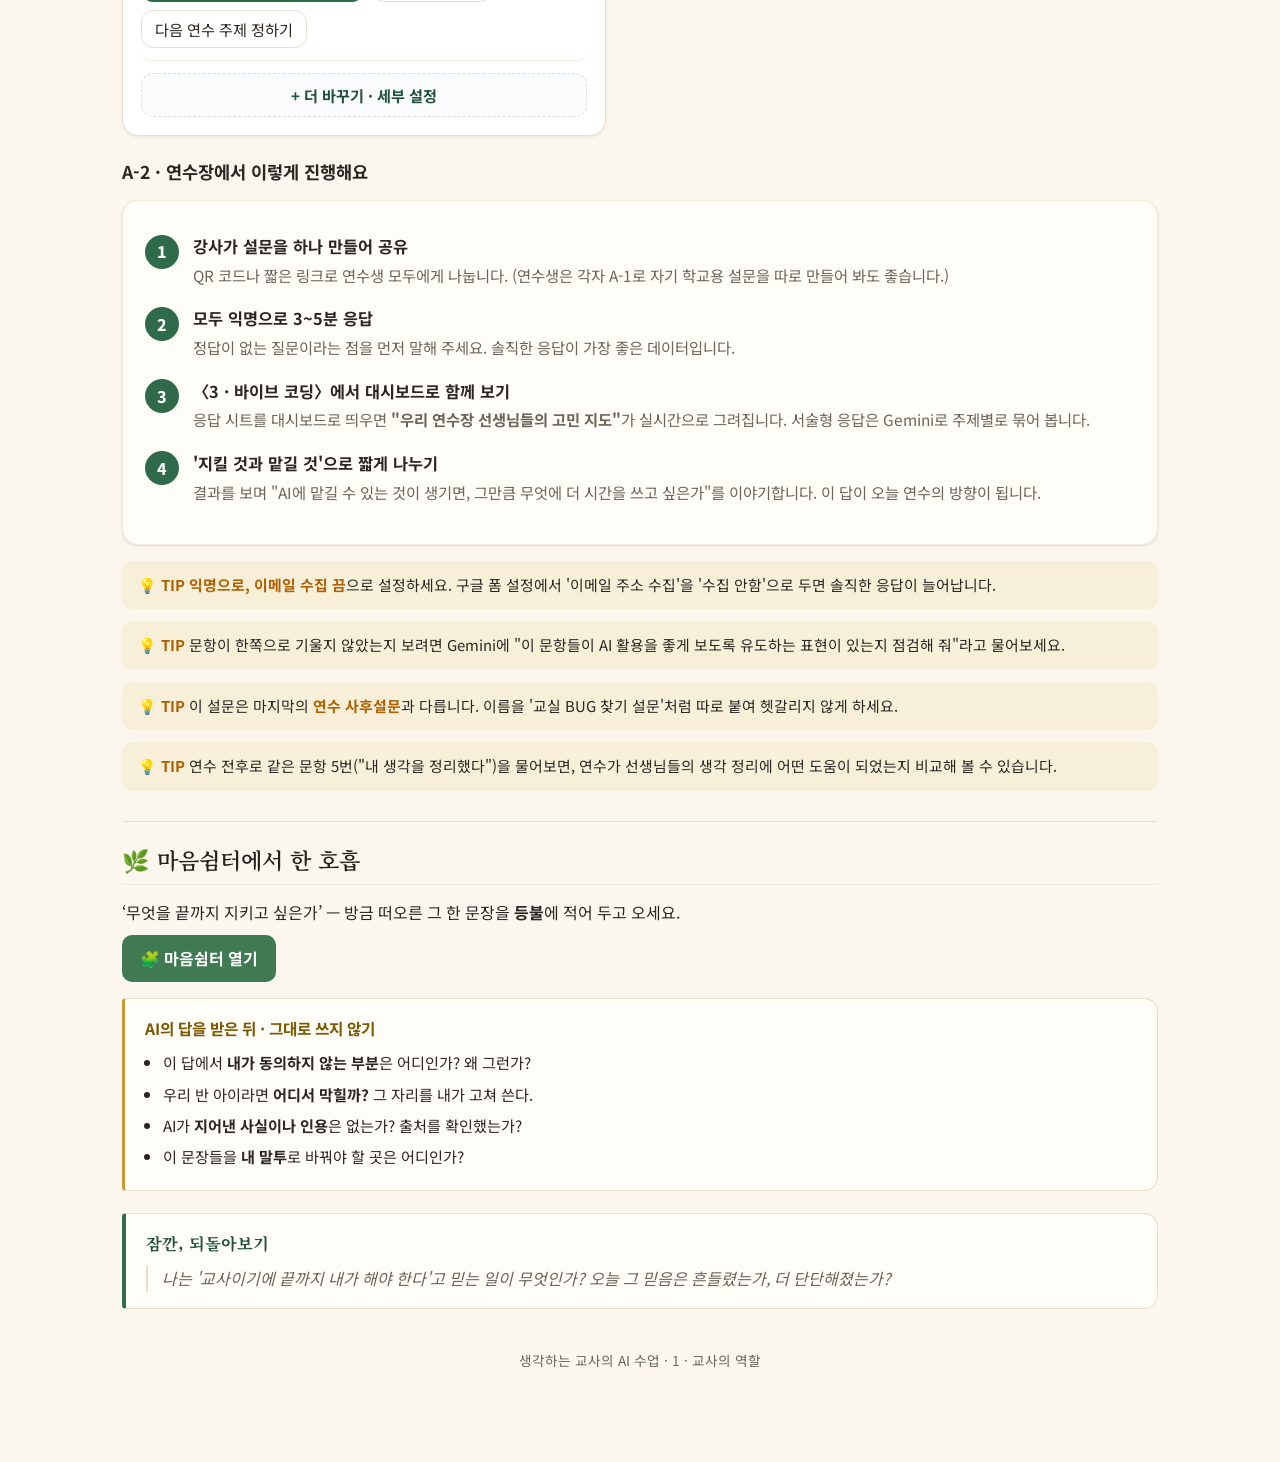
<file: module2.html>
<!DOCTYPE html>
<html lang="ko">
<head>
<meta charset="UTF-8">
<meta name="viewport" content="width=device-width, initial-scale=1.0">
<title>수업 1 · AI와 교사의 역할</title>
<link rel="stylesheet" href="style.css?v=20261122a">
</head>
<body>
<div class="wrap">
  <div class="mod-head">
    <span class="pill">수업 1</span>
    <span class="pill gray">약 20분</span>
  </div>
  <h1>🧭 1 · AI와 교사의 역할</h1>
  <p class="lead">수업 설계의 출발은 '지금 어디에 있는가'를 아는 것입니다. AI를 어디까지 들이고, 무엇을 교사의 자리로 남길 것인가. 이 물음에 정답은 없지만, 함께 꺼내 놓는 것만으로 수업의 방향이 또렷해집니다. <b>선생님 자신의 고민</b> — AI 활용에 대한 마음과 '교육의 본질'에 대한 생각 — 을 설문으로 꺼냅니다. 여기서 모은 응답은 〈3 · 바이브 코딩〉에서 <b>대시보드</b>가 되고, 〈2 · Notebook〉에서 <b>정리물</b>의 재료가 됩니다. (같은 방법을 우리 반 학생에게 적용하는 것은 〈4 · 수준별 학습자료〉와 이어집니다.)</p>
  <div class="map">
    <b>역량</b> — AI·디지털 기술의 윤리적 활용 · 교수·학습 방법 및 평가 설계 · 교사 전문성 성찰
  </div>

  
  <div class="epigraph">
    <div class="t">교육은 우리가 세계를 충분히 사랑하여 책임질 것인지, 그리고 아이들에게 세계를 새로 시작할 몫을 남겨 둘 것인지를 결정하는 자리다.</div>
    <div class="w">한나 아렌트, 「교육의 위기」 중 — 옮긴이에 따라 표현이 다를 수 있습니다</div>
  </div>

  <h2>교사 고민 설문 · '교실 BUG 찾기'</h2>
  <p class="lead">지금 많은 선생님께 가장 큰 교실 BUG는 학급 데이터보다 <b>"AI를 써야 하나, 써도 되나"</b> 하는 마음의 걸림일지도 모릅니다. 이 설문은 AI 활용을 권하려는 것이 아니라, <b>무엇은 AI에 맡기고 무엇은 교사가 지킬 것인가</b>를 스스로 정리해 보는 질문입니다. 거부감도, 기대도 모두 정당한 응답입니다.</p>

  <h3>설문의 네 가지 축</h3>
  <div class="grid c2">
    <div class="card"><b>① 지금의 마음</b><p style="margin:.35em 0 0;color:var(--gray);font-size:.94rem;">AI와 교육이라는 말 앞에서 드는 솔직한 감정 — 기대, 걱정, 피로감, 궁금함, 무관심</p></div>
    <div class="card"><b>② 걸림의 이유</b><p style="margin:.35em 0 0;color:var(--gray);font-size:.94rem;">학생의 사고력, 정확성, 윤리·저작권, 업무 부담, 교사 역할 등 무엇이 가장 마음에 걸리는지</p></div>
    <div class="card"><b>③ 지킬 것과 맡길 것</b><p style="margin:.35em 0 0;color:var(--gray);font-size:.94rem;">AI가 아무리 발전해도 교사가 해야 할 일, 그리고 AI에 맡겨도 괜찮은 일 — <b>연수의 핵심 질문</b></p></div>
    <div class="card"><b>④ 오늘 풀고 싶은 BUG</b><p style="margin:.35em 0 0;color:var(--gray);font-size:.94rem;">이 연수에서 꼭 해결해 보고 싶은 교실 속 문제 한 가지</p></div>
  </div>

  <h3>문항 초안 (예시)</h3>
  <div class="card qlist">
    <ol>
      <li><b>학교급</b> — 초등 / 중등 / 고등 / 기타 <span class="qt">객관식</span></li>
      <li><b>지금 수업이나 업무에서 AI를 얼마나 쓰고 있나요?</b> — 거의 쓰지 않음 / 가끔 / 자주 <span class="qt">객관식</span></li>
      <li><b>'AI와 교육'이라는 말을 들으면 어떤 마음이 드나요?</b> — 기대된다 / 걱정된다 / 피곤하다 / 궁금하다 / 잘 모르겠다 / 별 감흥 없다 <span class="qt">체크박스</span></li>
      <li><b>AI 활용에서 가장 마음에 걸리는 점은?</b> (최대 2개) — 학생의 사고력·글쓰기 약화 / 정확성(틀린 정보) / 개인정보·저작권 / 익힐 시간 부족 / 교사 역할 축소 / 학교·학부모 인식 / 특별히 없음 <span class="qt">체크박스</span></li>
      <li><b>"나는 AI 활용에 대한 내 생각을 정리했다"</b> — 1 전혀 아니다 ~ 5 매우 그렇다 <span class="qt">척도</span></li>
      <li><b>AI가 아무리 발전해도 교사가 지켜야 할 일은?</b> (최대 3개) — 학생과의 관계·정서 돌봄 / 질문을 던지고 생각하게 하기 / 평가와 판단 / 공동체·가치 교육 / 수업 설계 / 개별 피드백 <span class="qt">체크박스</span></li>
      <li><b>AI에 맡겨도 괜찮다고 느끼는 일은?</b> — 자료 초안 / 안내문 / 문항 초안 / 데이터 정리 / 수준별 자료 변형 / 행정 문서 / 아직 없음 <span class="qt">체크박스</span></li>
      <li><b>내가 생각하는 '교육의 본질'을 한 문장으로 쓴다면?</b> <span class="qt">단답형</span></li>
      <li><b>오늘 연수에서 풀고 싶은 교실 BUG 한 가지는?</b> <span class="qt">단답형</span></li>
    </ol>
    <p class="qnote">아래 선택 창에서 축과 분량을 고르면, 이 초안을 바탕으로 구글 폼 사양을 만들어 주는 프롬프트가 완성됩니다.</p>
  </div>

  <div class="ctx"><b>🧭 맥락 TIP</b> 설문 프롬프트에는 <b>"이 설문은 AI 활용을 권하려는 것이 아니다"</b>라는 맥락을 꼭 넣으세요. 이 한 줄이 있으면 AI가 "AI는 유용하다"로 기울어진 문항을 만들지 않고, 거부감도 정당한 선택지로 넣어 줍니다.</div>

  <h3>A-1 · 교사 고민 설문 만들기</h3>
  <p class="lead"><b>왼쪽에서 고르면</b> 구글 폼 [양식 작성 도우미]에 붙여넣을 사양을 만드는 프롬프트가 완성됩니다. 필요하면 직접 고친 뒤 복사해 Gemini에 붙여넣으세요.</p>
  <div class="muse"><span class="mk">사색 먼저 · 교사가 된 나에게</span>
    <p style="margin:.4em 0 0;color:var(--gray);font-size:.92rem;">프롬프트를 고르기 전에, 아래 물음에 마음속으로(또는 메모로) 먼저 답해 보세요. 그 답이 아래 <b>'내 문장'</b> 칸에 들어갈 재료가 됩니다.</p>
    <ol><li>내가 교사가 된 이유를 한 문장으로 적는다면?</li><li>AI에게 맡기면 <b>홀가분할</b> 일은 무엇인가?</li><li>맡기고 나면 오히려 <b>허전할</b> 것 같은 일은? — 그 허전함이 바로 본질의 자리일지 모릅니다.</li></ol>
  </div>

  <div class="builder" data-b="m2teacher"></div>

  <h3>A-2 · 연수장에서 이렇게 진행해요</h3>
  <div class="card">
    <div class="step"><div class="n">1</div><div class="b"><h3>강사가 설문을 하나 만들어 공유</h3><p>QR 코드나 짧은 링크로 연수생 모두에게 나눕니다. (연수생은 각자 A-1로 자기 학교용 설문을 따로 만들어 봐도 좋습니다.)</p></div></div>
    <div class="step"><div class="n">2</div><div class="b"><h3>모두 익명으로 3~5분 응답</h3><p>정답이 없는 질문이라는 점을 먼저 말해 주세요. 솔직한 응답이 가장 좋은 데이터입니다.</p></div></div>
    <div class="step"><div class="n">3</div><div class="b"><h3>〈3 · 바이브 코딩〉에서 대시보드로 함께 보기</h3><p>응답 시트를 대시보드로 띄우면 <b>"우리 연수장 선생님들의 고민 지도"</b>가 실시간으로 그려집니다. 서술형 응답은 Gemini로 주제별로 묶어 봅니다.</p></div></div>
    <div class="step"><div class="n">4</div><div class="b"><h3>'지킬 것과 맡길 것'으로 짧게 나누기</h3><p>결과를 보며 "AI에 맡길 수 있는 것이 생기면, 그만큼 무엇에 더 시간을 쓰고 싶은가"를 이야기합니다. 이 답이 오늘 연수의 방향이 됩니다.</p></div></div>
  </div>

  <div class="tip"><b>💡 TIP</b> <b>익명으로, 이메일 수집 끔</b>으로 설정하세요. 구글 폼 설정에서 '이메일 주소 수집'을 '수집 안함'으로 두면 솔직한 응답이 늘어납니다.</div>
  <div class="tip"><b>💡 TIP</b> 문항이 한쪽으로 기울지 않았는지 보려면 Gemini에 "이 문항들이 AI 활용을 좋게 보도록 유도하는 표현이 있는지 점검해 줘"라고 물어보세요.</div>
  <div class="tip"><b>💡 TIP</b> 이 설문은 마지막의 <b>연수 사후설문</b>과 다릅니다. 이름을 '교실 BUG 찾기 설문'처럼 따로 붙여 헷갈리지 않게 하세요.</div>
  <div class="tip"><b>💡 TIP</b> 연수 전후로 같은 문항 5번("내 생각을 정리했다")을 물어보면, 연수가 선생님들의 생각 정리에 어떤 도움이 되었는지 비교해 볼 수 있습니다.</div>

  <div class="wow">
    <h2>🌿 마음쉼터에서 한 호흡</h2>
    <p>‘무엇을 끝까지 지키고 싶은가’ — 방금 떠오른 그 한 문장을 <b>등불</b>에 적어 두고 오세요.</p>
    <a class="btn" href="https://jinah200.github.io/maeum/" target="_blank" rel="noopener">🧩 마음쉼터 열기</a>
  </div>
  <div class="after"><span class="ak">AI의 답을 받은 뒤 · 그대로 쓰지 않기</span>
    <ul>
      <li>이 답에서 <b>내가 동의하지 않는 부분</b>은 어디인가? 왜 그런가?</li>
      <li>우리 반 아이라면 <b>어디서 막힐까?</b> 그 자리를 내가 고쳐 쓴다.</li>
      <li>AI가 <b>지어낸 사실이나 인용</b>은 없는가? 출처를 확인했는가?</li>
      <li>이 문장들을 <b>내 말투</b>로 바꿔야 할 곳은 어디인가?</li>
    </ul>
  </div>

    <div class="reflect"><span class="rk">잠깐, 되돌아보기</span><p class="q">나는 '교사이기에 끝까지 내가 해야 한다'고 믿는 일이 무엇인가? 오늘 그 믿음은 흔들렸는가, 더 단단해졌는가?</p></div>
  <div class="foot">생각하는 교사의 AI 수업 · 1 · 교사의 역할</div>
</div>
<script src="app.js?v=20261122a"></script>
<script src="builder-engine.js?v=20261122a"></script>
<script src="builders.js?v=20261122a"></script>
</body>
</html>
</file>
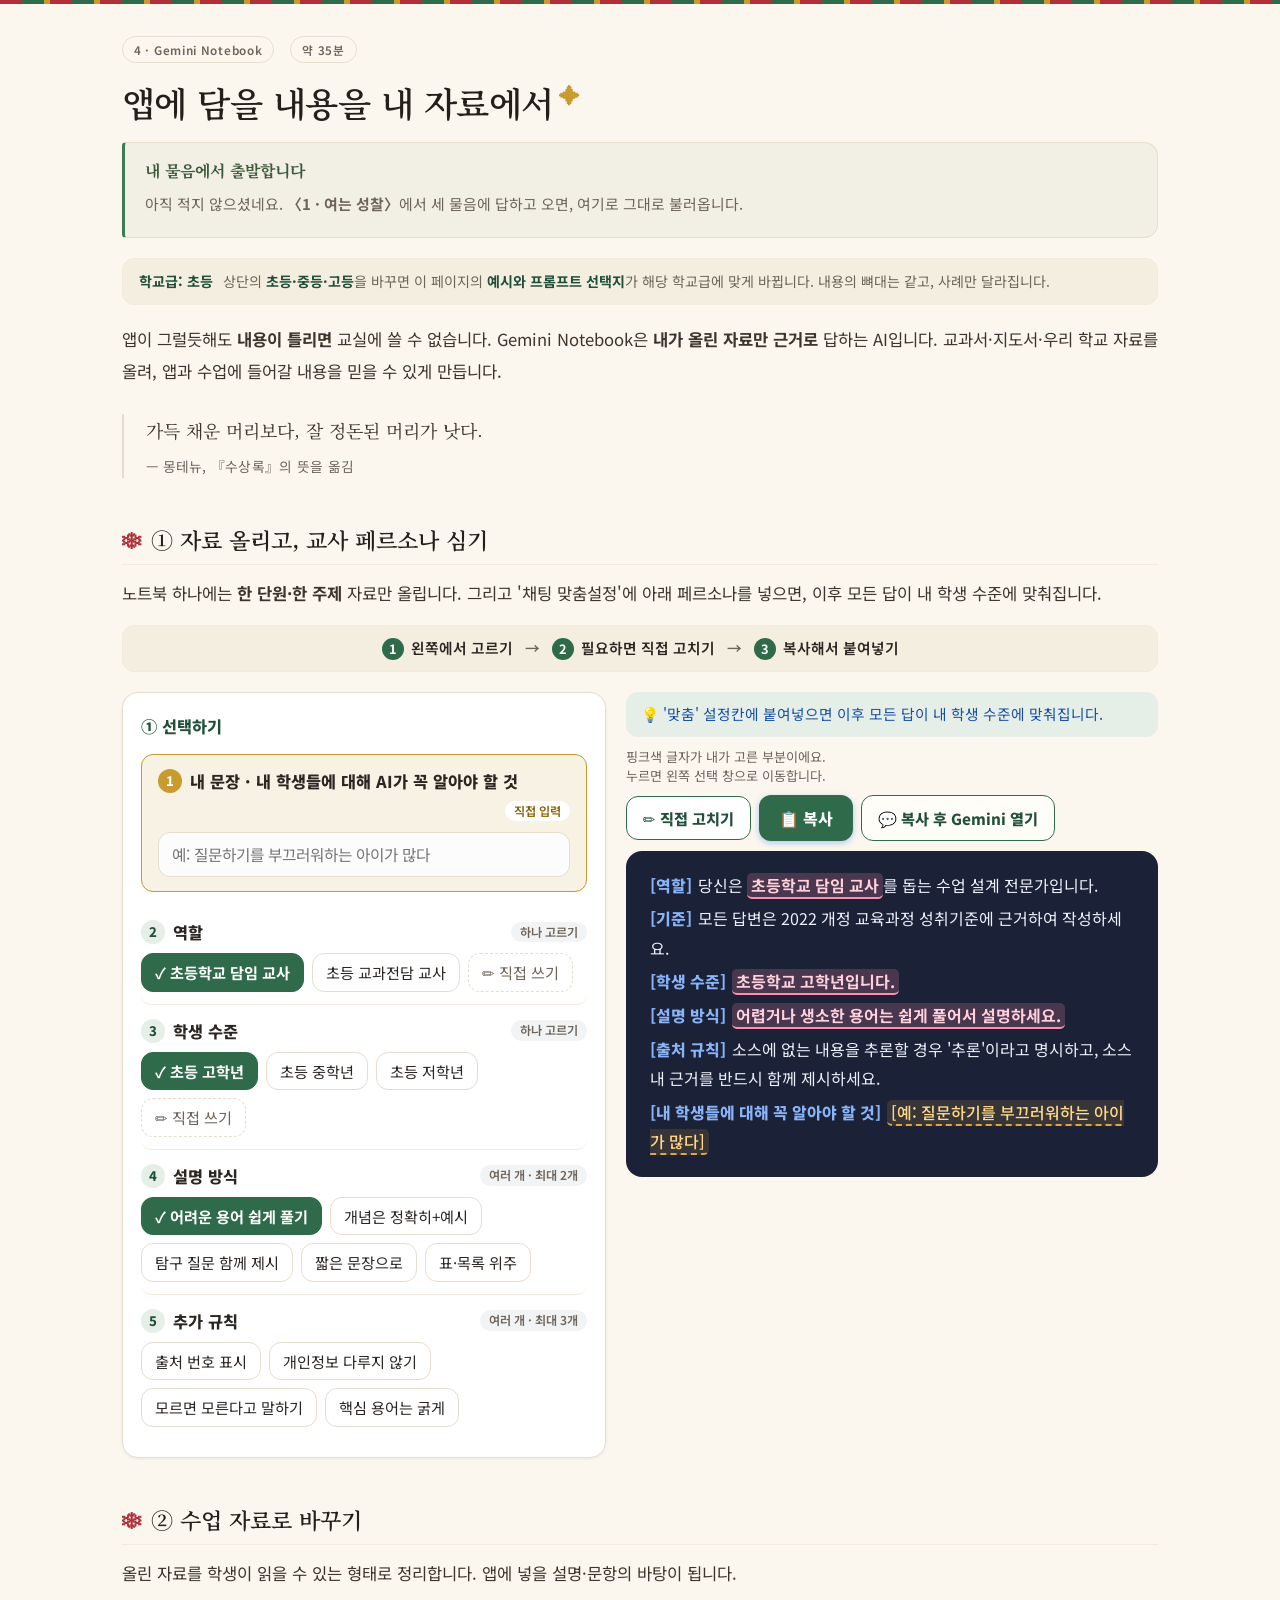
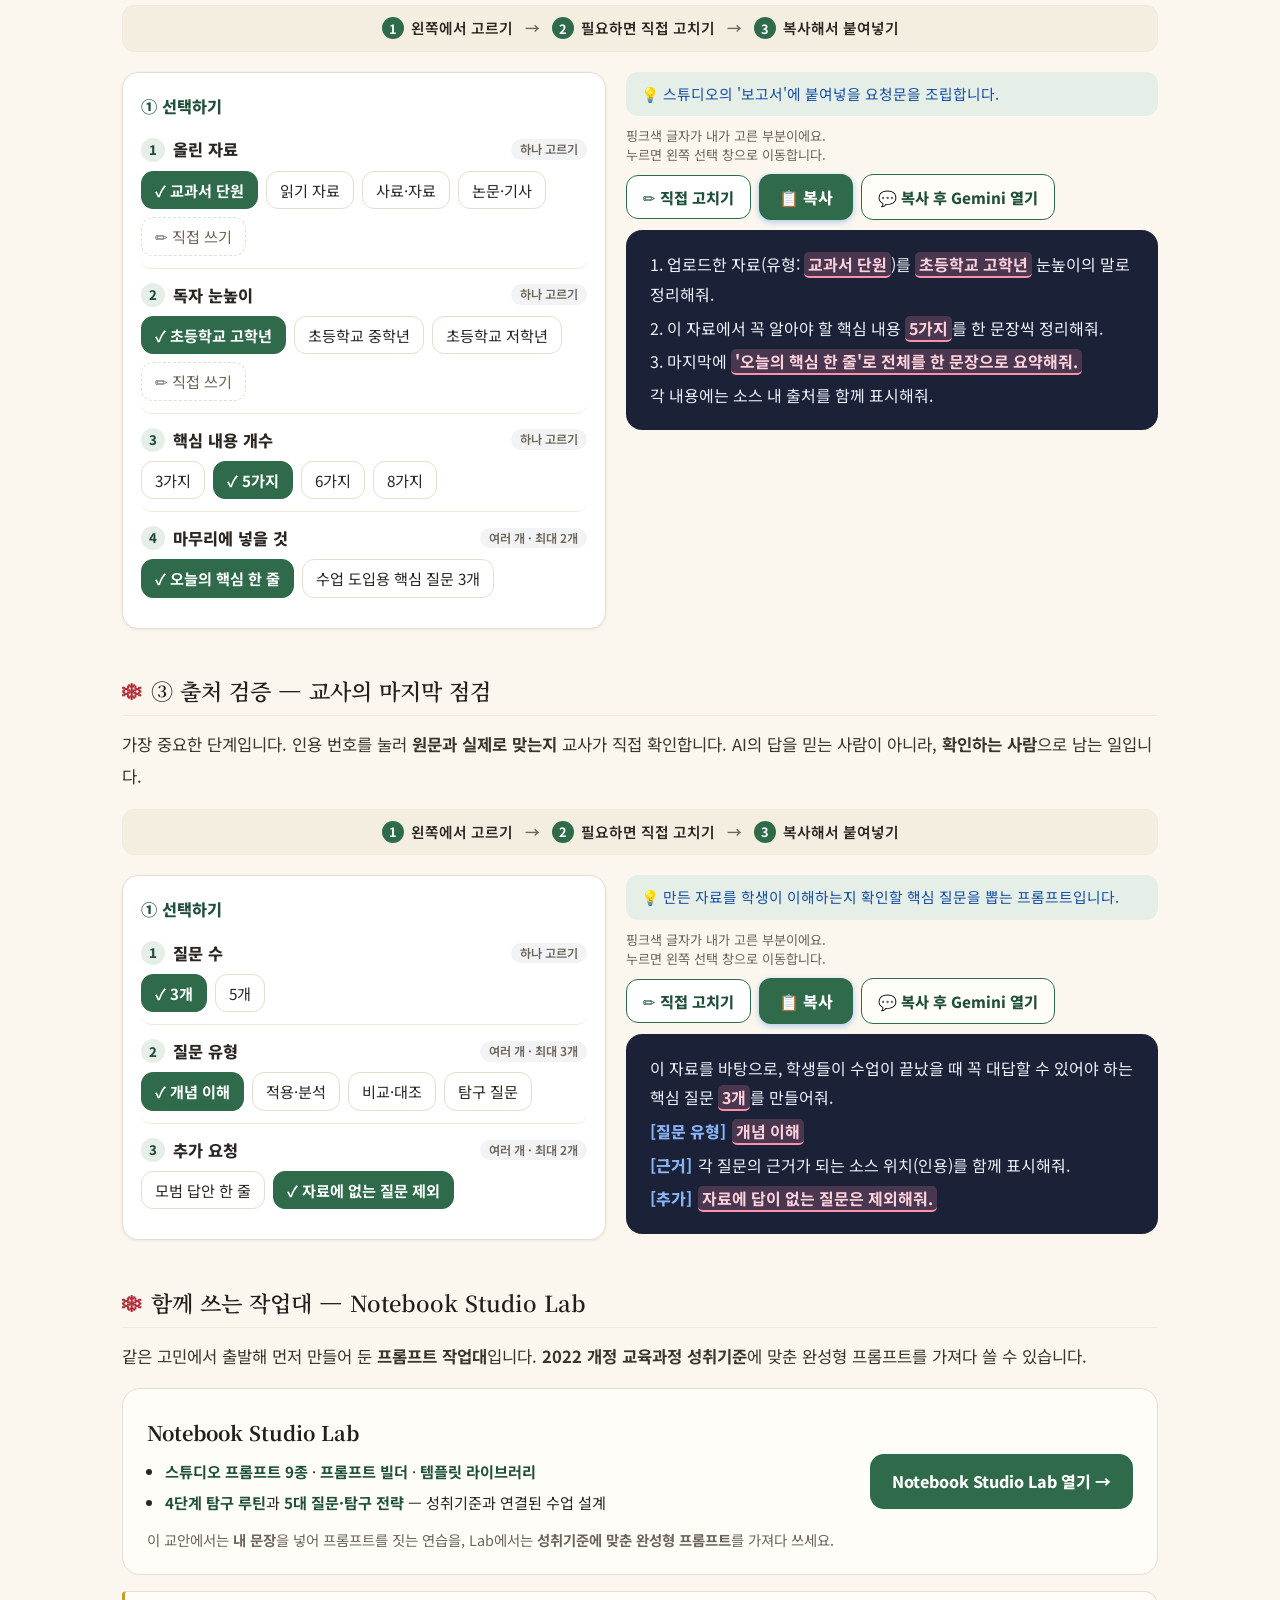
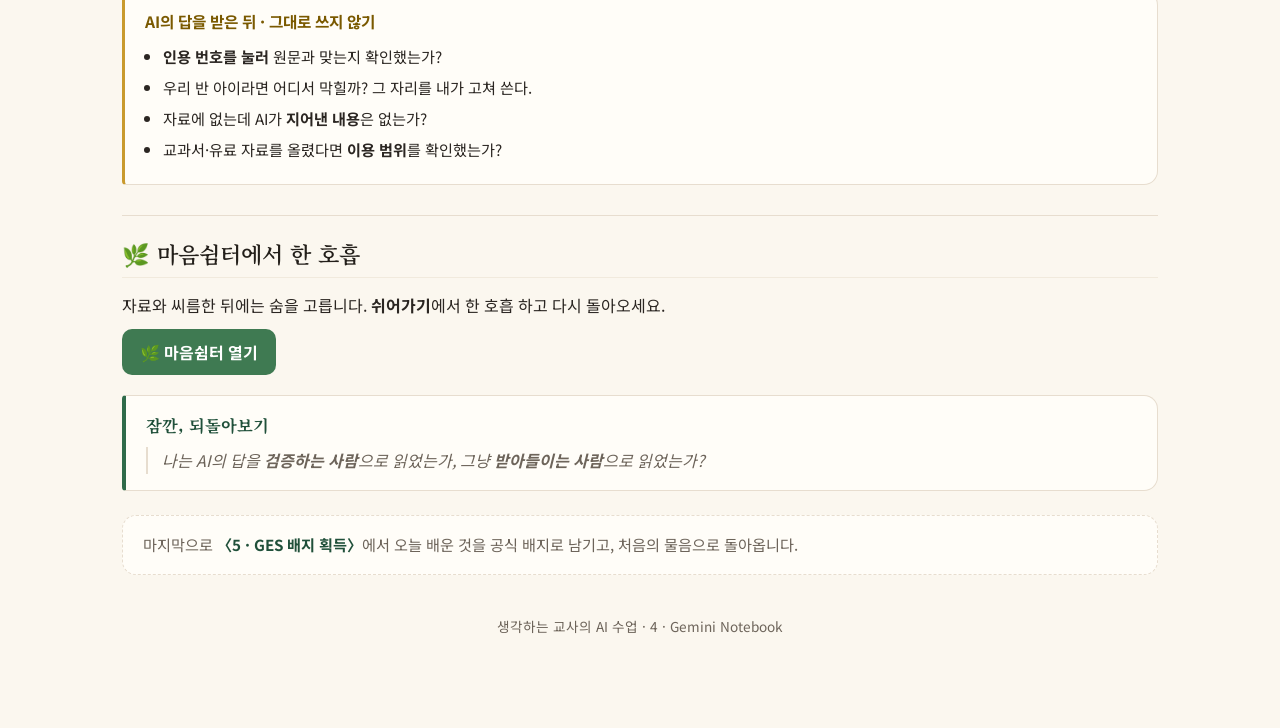
<file: module3.html>
<!DOCTYPE html>
<html lang="ko">
<head>
<meta charset="UTF-8">
<meta name="viewport" content="width=device-width, initial-scale=1.0">
<title>4 · Gemini Notebook — 내 자료 기반 AI 파트너</title>
<link rel="stylesheet" href="style.css?v=20261126c">
</head>
<body>
<div class="wrap">
  <div class="mod-head"><span class="pill">4 · Gemini Notebook</span><span class="pill">약 35분</span></div>
  <h1>앱에 담을 내용을 내 자료에서</h1>
  <p class="lead">앱이 그럴듯해도 <b>내용이 틀리면</b> 교실에 쓸 수 없습니다. Gemini Notebook은 <b>내가 올린 자료만 근거로</b> 답하는 AI입니다. 교과서·지도서·우리 학교 자료를 올려, 앱과 수업에 들어갈 내용을 믿을 수 있게 만듭니다.</p>

  <div class="epigraph">
    <div class="t">가득 채운 머리보다, 잘 정돈된 머리가 낫다.</div>
    <div class="w">몽테뉴, 『수상록』의 뜻을 옮김</div>
  </div>

  <h2>① 자료 올리고, 교사 페르소나 심기</h2>
  <p class="lead">노트북 하나에는 <b>한 단원·한 주제</b> 자료만 올립니다. 그리고 '채팅 맞춤설정'에 아래 페르소나를 넣으면, 이후 모든 답이 내 학생 수준에 맞춰집니다.</p>
  <div class="builder" data-b="m3persona"></div>

  <h2>② 수업 자료로 바꾸기</h2>
  <p class="lead">올린 자료를 학생이 읽을 수 있는 형태로 정리합니다. 앱에 넣을 설명·문항의 바탕이 됩니다.</p>
  <div class="builder" data-b="m3report"></div>

  <h2>③ 출처 검증 — 교사의 마지막 점검</h2>
  <p class="lead">가장 중요한 단계입니다. 인용 번호를 눌러 <b>원문과 실제로 맞는지</b> 교사가 직접 확인합니다. AI의 답을 믿는 사람이 아니라, <b>확인하는 사람</b>으로 남는 일입니다.</p>
  <div class="builder" data-b="m3verify"></div>

  <h2>함께 쓰는 작업대 — Notebook Studio Lab</h2>
  <p class="lead">같은 고민에서 출발해 먼저 만들어 둔 <b>프롬프트 작업대</b>입니다. <b>2022 개정 교육과정 성취기준</b>에 맞춘 완성형 프롬프트를 가져다 쓸 수 있습니다.</p>
  <div class="toolcard">
    <div class="tc-body">
      <div class="tc-name">Notebook Studio Lab</div>
      <ul class="tc-list">
        <li><b>스튜디오 프롬프트 9종</b> · <b>프롬프트 빌더</b> · <b>템플릿 라이브러리</b></li>
        <li><b>4단계 탐구 루틴</b>과 <b>5대 질문·탐구 전략</b> — 성취기준과 연결된 수업 설계</li>
      </ul>
      <p class="tc-note">이 교안에서는 <b>내 문장</b>을 넣어 프롬프트를 짓는 연습을, Lab에서는 <b>성취기준에 맞춘 완성형 프롬프트</b>를 가져다 쓰세요.</p>
    </div>
    <a class="tc-btn" href="https://notebook-studio-lab.ai.studio" target="_blank" rel="noopener">Notebook Studio Lab 열기 →</a>
  </div>

  <div class="after"><span class="ak">AI의 답을 받은 뒤 · 그대로 쓰지 않기</span>
    <ul>
      <li><b>인용 번호를 눌러</b> 원문과 맞는지 확인했는가?</li>
      <li>우리 반 아이라면 어디서 막힐까? 그 자리를 내가 고쳐 쓴다.</li>
      <li>자료에 없는데 AI가 <b>지어낸 내용</b>은 없는가?</li>
      <li>교과서·유료 자료를 올렸다면 <b>이용 범위</b>를 확인했는가?</li>
    </ul>
  </div>

  <div class="wow">
    <h2>🌿 마음쉼터에서 한 호흡</h2>
    <p>자료와 씨름한 뒤에는 숨을 고릅니다. <b>쉬어가기</b>에서 한 호흡 하고 다시 돌아오세요.</p>
    <a class="btn" href="https://jinah200.github.io/maeum/" target="_blank" rel="noopener">🌿 마음쉼터 열기</a>
  </div>

  <div class="reflect"><span class="rk">잠깐, 되돌아보기</span><p class="q">나는 AI의 답을 <b>검증하는 사람</b>으로 읽었는가, 그냥 <b>받아들이는 사람</b>으로 읽었는가?</p></div>

  <div class="nextstep">
    <span class="ns-t">마지막으로 <b>〈5 · GES 배지 획득〉</b>에서 오늘 배운 것을 공식 배지로 남기고, 처음의 물음으로 돌아옵니다.</span>
  </div>
  <div class="foot">생각하는 교사의 AI 수업 · 4 · Gemini Notebook</div>
</div>
<script src="app.js?v=20261126c"></script>
<script src="builder-engine.js?v=20261126c"></script>
<script src="builders.js?v=20261126c"></script>
<script src="reflect-link.js?v=20261126c"></script>
</body>
</html>
</file>
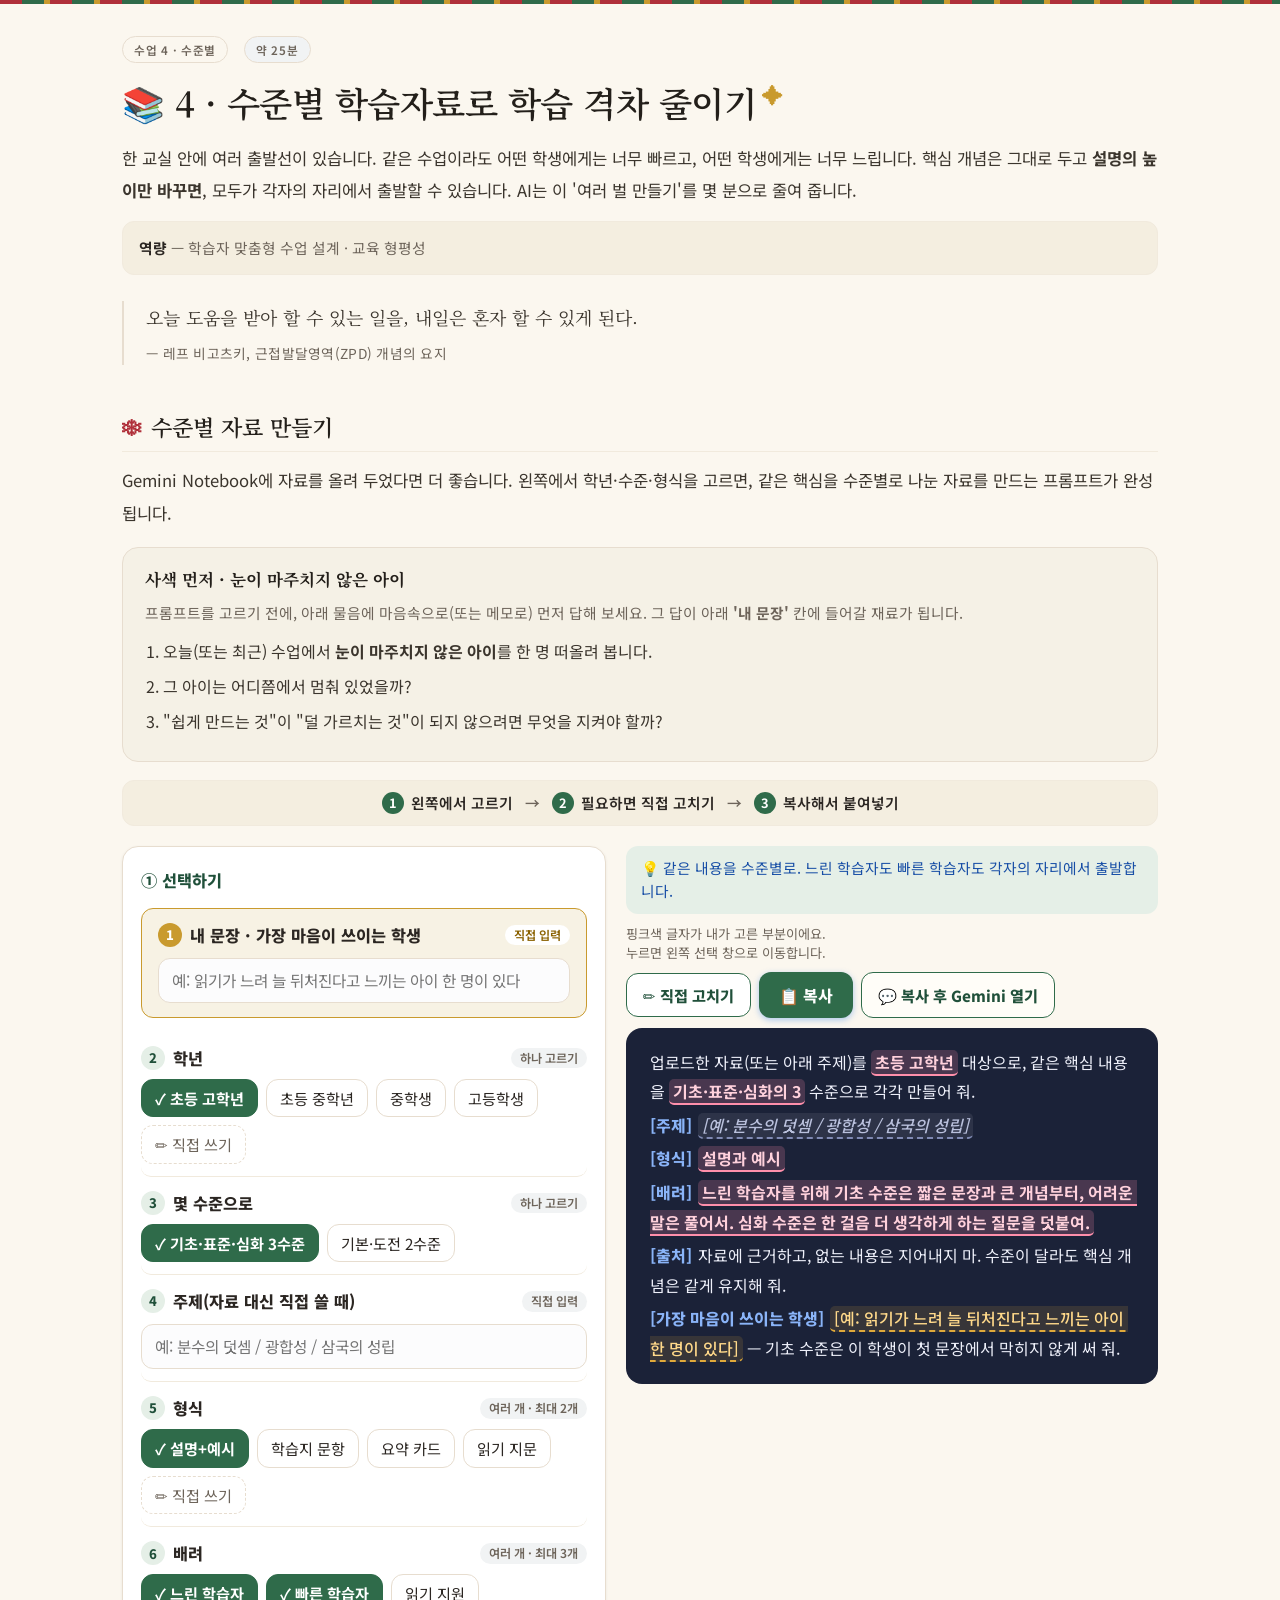
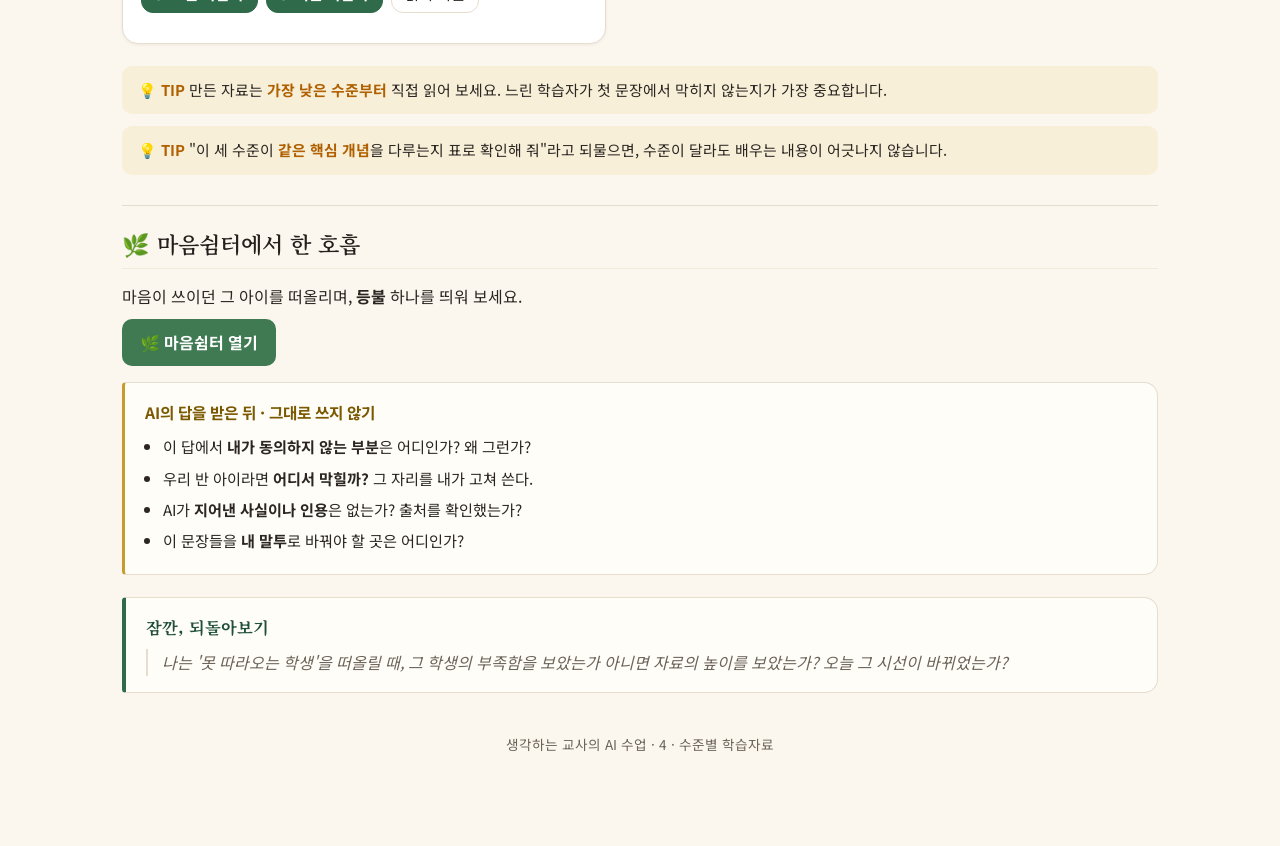
<file: module4.html>
<!DOCTYPE html>
<html lang="ko">
<head>
<meta charset="UTF-8">
<meta name="viewport" content="width=device-width, initial-scale=1.0">
<title>수업 4 · 수준별 학습자료</title>
<link rel="stylesheet" href="style.css?v=20261122a">
</head>
<body>
<div class="wrap">
<div class="mod-head"><span class="pill">수업 4 · 수준별</span><span class="pill gray">약 25분</span></div>
  <h1>📚 4 · 수준별 학습자료로 학습 격차 줄이기</h1>
  <p class="lead">한 교실 안에 여러 출발선이 있습니다. 같은 수업이라도 어떤 학생에게는 너무 빠르고, 어떤 학생에게는 너무 느립니다. 핵심 개념은 그대로 두고 <b>설명의 높이만 바꾸면</b>, 모두가 각자의 자리에서 출발할 수 있습니다. AI는 이 '여러 벌 만들기'를 몇 분으로 줄여 줍니다.</p>
  <div class="map"><b>역량</b> — 학습자 맞춤형 수업 설계 · 교육 형평성</div>

  <div class="epigraph">
    <div class="t">오늘 도움을 받아 할 수 있는 일을, 내일은 혼자 할 수 있게 된다.</div>
    <div class="w">레프 비고츠키, 근접발달영역(ZPD) 개념의 요지</div>
  </div>

  <h2>수준별 자료 만들기</h2>
  <p class="lead">Gemini Notebook에 자료를 올려 두었다면 더 좋습니다. 왼쪽에서 학년·수준·형식을 고르면, 같은 핵심을 수준별로 나눈 자료를 만드는 프롬프트가 완성됩니다.</p>
  <div class="muse"><span class="mk">사색 먼저 · 눈이 마주치지 않은 아이</span>
    <p style="margin:.4em 0 0;color:var(--gray);font-size:.92rem;">프롬프트를 고르기 전에, 아래 물음에 마음속으로(또는 메모로) 먼저 답해 보세요. 그 답이 아래 <b>'내 문장'</b> 칸에 들어갈 재료가 됩니다.</p>
    <ol><li>오늘(또는 최근) 수업에서 <b>눈이 마주치지 않은 아이</b>를 한 명 떠올려 봅니다.</li><li>그 아이는 어디쯤에서 멈춰 있었을까?</li><li>"쉽게 만드는 것"이 "덜 가르치는 것"이 되지 않으려면 무엇을 지켜야 할까?</li></ol>
  </div>

  <div class="builder" data-b="leveled"></div>

  <div class="tip"><b>💡 TIP</b> 만든 자료는 <b>가장 낮은 수준부터</b> 직접 읽어 보세요. 느린 학습자가 첫 문장에서 막히지 않는지가 가장 중요합니다.</div>
  <div class="tip"><b>💡 TIP</b> "이 세 수준이 <b>같은 핵심 개념</b>을 다루는지 표로 확인해 줘"라고 되물으면, 수준이 달라도 배우는 내용이 어긋나지 않습니다.</div>

  <div class="wow"><h2>🌿 마음쉼터에서 한 호흡</h2>
    <p>마음이 쓰이던 그 아이를 떠올리며, <b>등불</b> 하나를 띄워 보세요.</p><a class="btn" href="https://jinah200.github.io/maeum/" target="_blank" rel="noopener">🌿 마음쉼터 열기</a></div>

  <div class="after"><span class="ak">AI의 답을 받은 뒤 · 그대로 쓰지 않기</span>
    <ul>
      <li>이 답에서 <b>내가 동의하지 않는 부분</b>은 어디인가? 왜 그런가?</li>
      <li>우리 반 아이라면 <b>어디서 막힐까?</b> 그 자리를 내가 고쳐 쓴다.</li>
      <li>AI가 <b>지어낸 사실이나 인용</b>은 없는가? 출처를 확인했는가?</li>
      <li>이 문장들을 <b>내 말투</b>로 바꿔야 할 곳은 어디인가?</li>
    </ul>
  </div>

  <div class="reflect"><span class="rk">잠깐, 되돌아보기</span><p class="q">나는 '못 따라오는 학생'을 떠올릴 때, 그 학생의 부족함을 보았는가 아니면 자료의 높이를 보았는가? 오늘 그 시선이 바뀌었는가?</p></div>
  <div class="foot">생각하는 교사의 AI 수업 · 4 · 수준별 학습자료</div>
</div>
<script src="app.js?v=20261122a"></script>
<script src="builder-engine.js?v=20261122a"></script>
<script src="builders.js?v=20261122a"></script>
<script src="builders-v2.js?v=20261122a"></script>
</body>
</html>
</file>
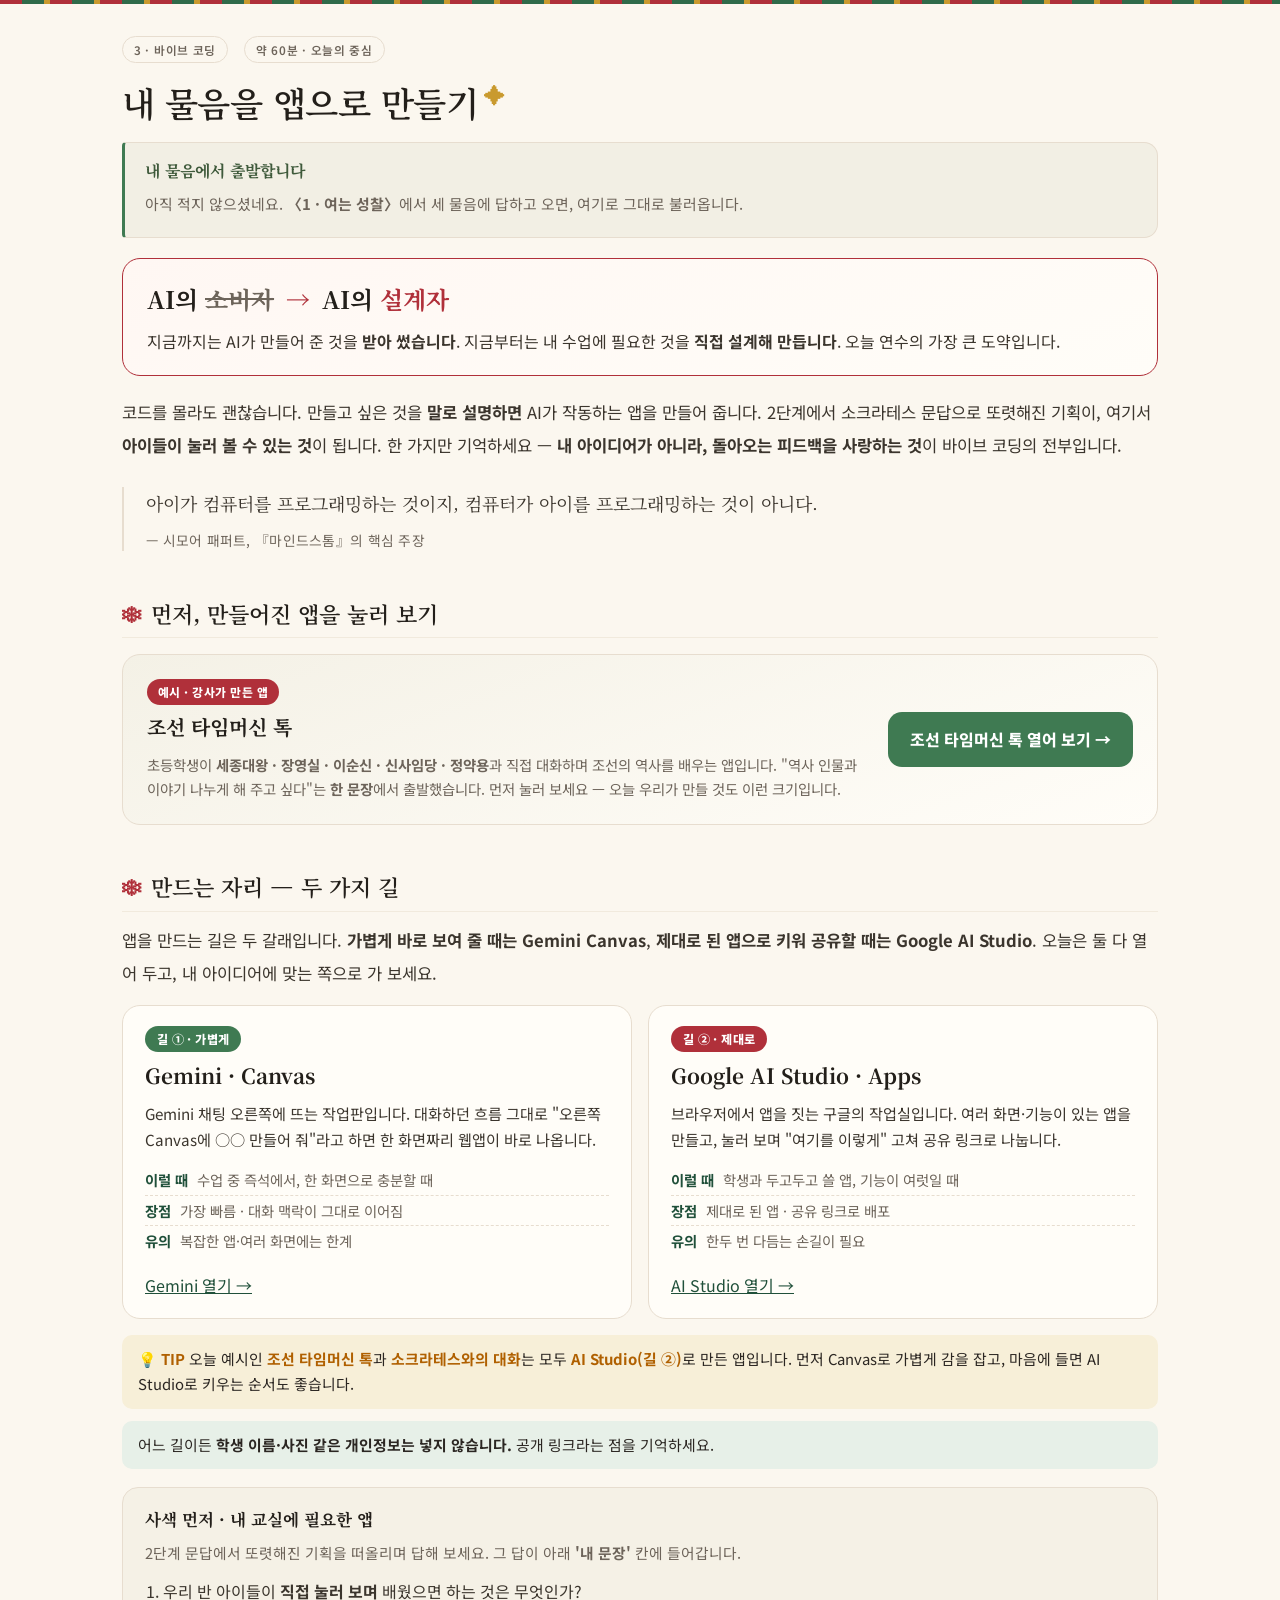
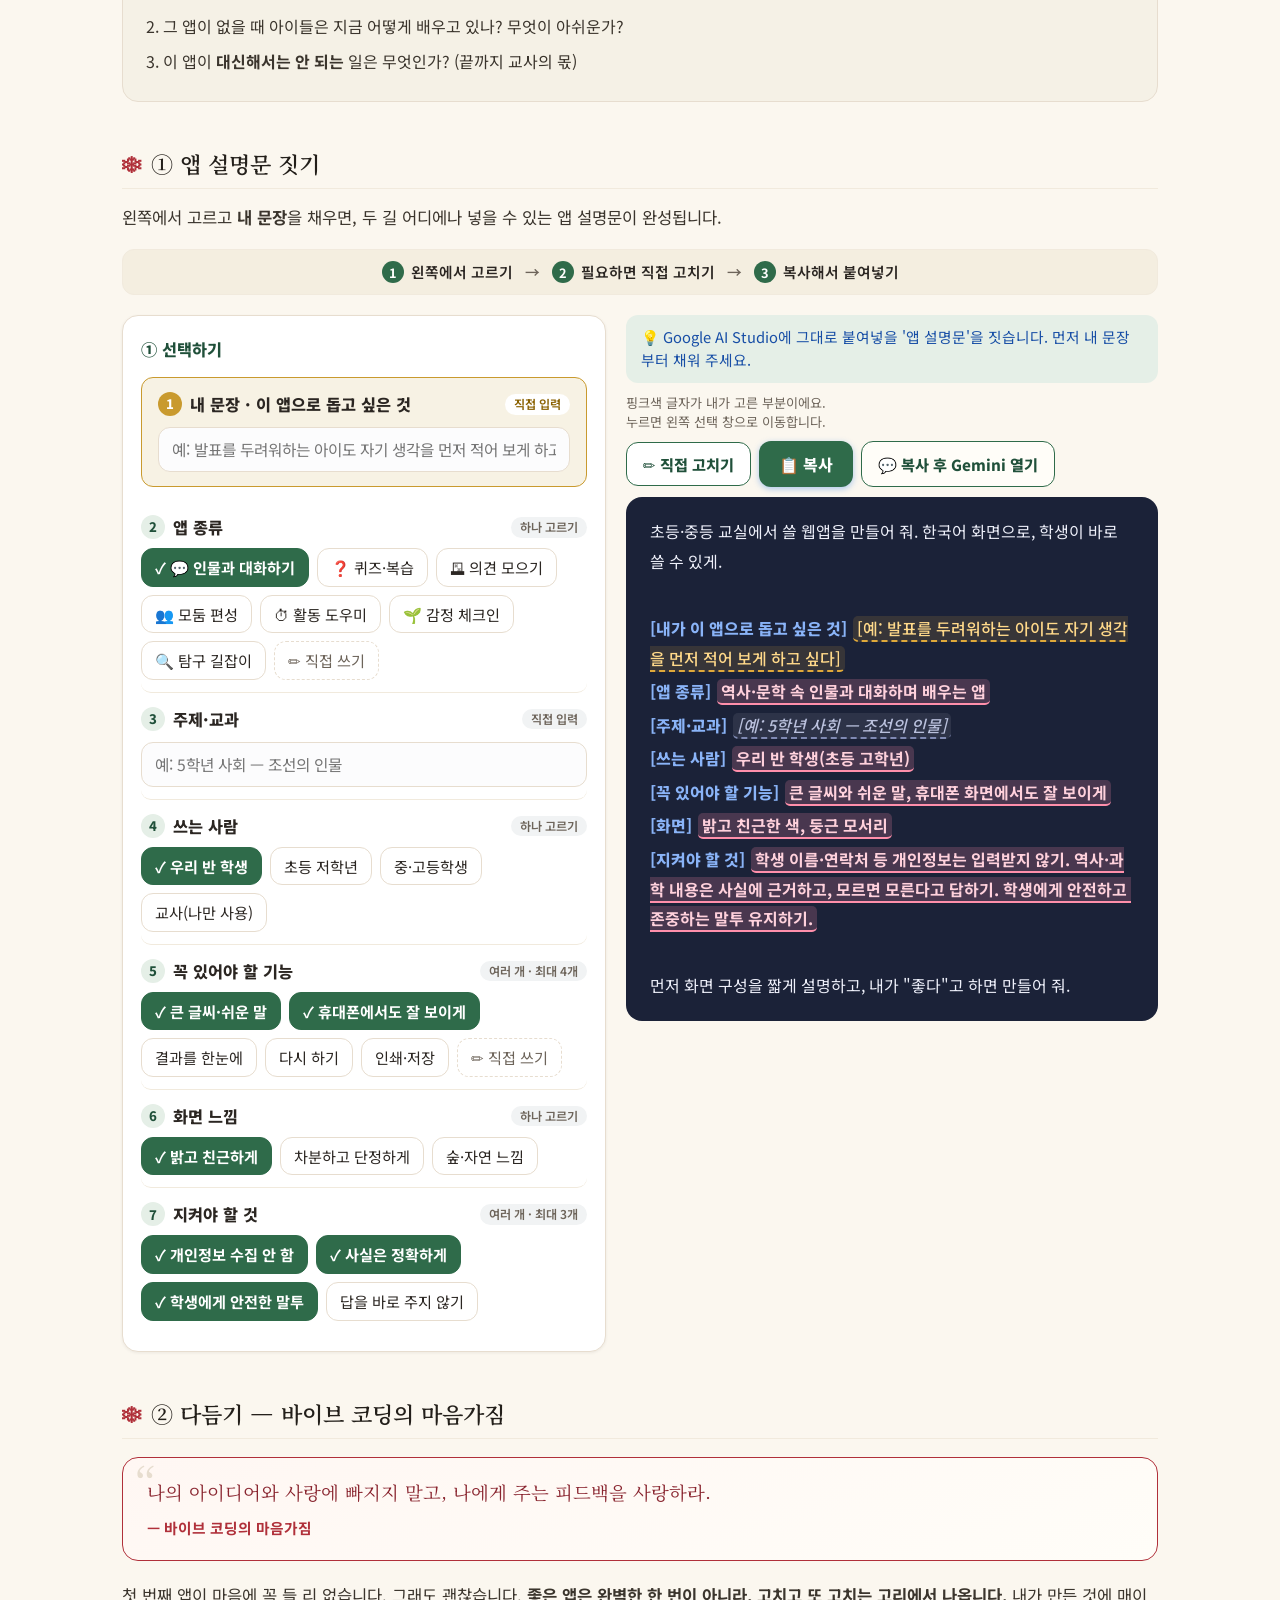
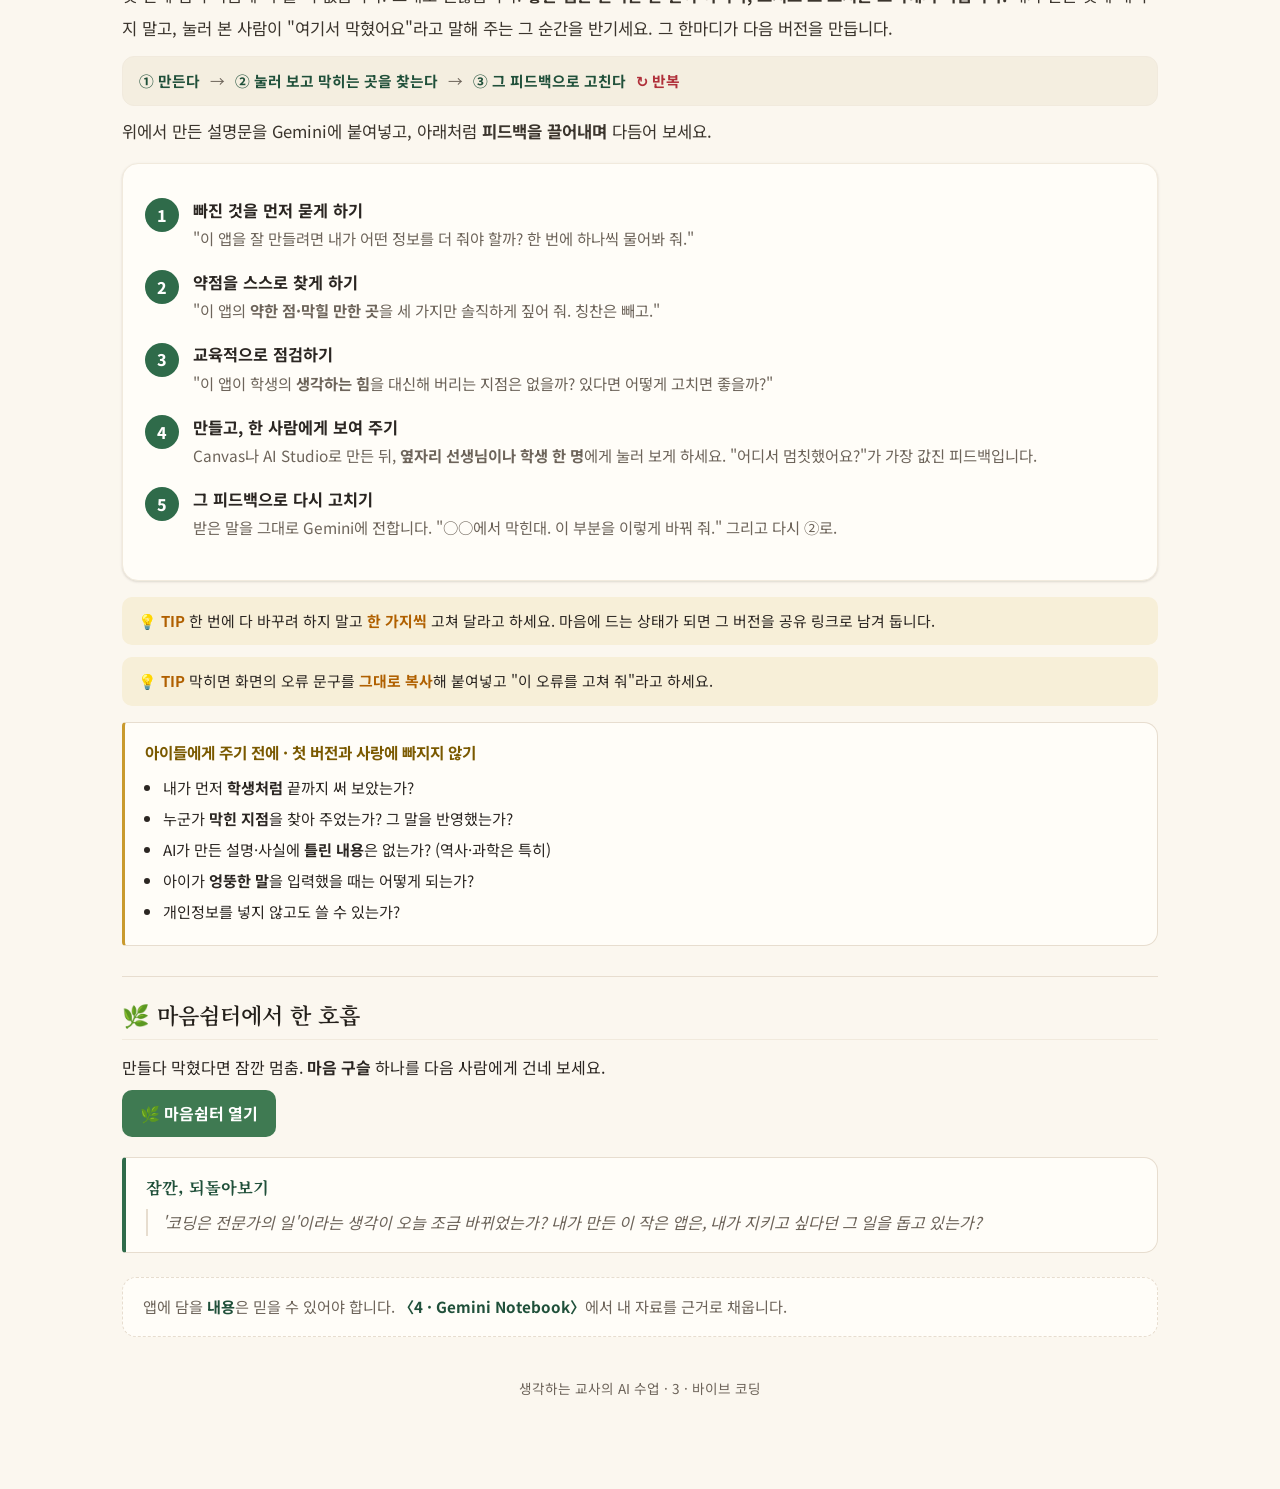
<file: module5.html>
<!DOCTYPE html>
<html lang="ko">
<head>
<meta charset="UTF-8">
<meta name="viewport" content="width=device-width, initial-scale=1.0">
<title>3 · 바이브 코딩 — Google AI Studio로 앱 만들기</title>
<link rel="stylesheet" href="style.css?v=20261126c">
</head>
<body>
<div class="wrap">
  <div class="mod-head"><span class="pill">3 · 바이브 코딩</span><span class="pill">약 60분 · 오늘의 중심</span></div>
  <h1>내 물음을 앱으로 만들기</h1>
  <div class="shift big">
    <div class="sh-arrow">AI의 <span class="old">소비자</span> <b>→</b> AI의 <span class="new">설계자</span></div>
    <div class="sh-txt">지금까지는 AI가 만들어 준 것을 <b>받아 썼습니다</b>. 지금부터는 내 수업에 필요한 것을 <b>직접 설계해 만듭니다</b>. 오늘 연수의 가장 큰 도약입니다.</div>
  </div>
  <p class="lead">코드를 몰라도 괜찮습니다. 만들고 싶은 것을 <b>말로 설명하면</b> AI가 작동하는 앱을 만들어 줍니다. 2단계에서 소크라테스 문답으로 또렷해진 기획이, 여기서 <b>아이들이 눌러 볼 수 있는 것</b>이 됩니다. 한 가지만 기억하세요 — <b>내 아이디어가 아니라, 돌아오는 피드백을 사랑하는 것</b>이 바이브 코딩의 전부입니다.</p>

  <div class="epigraph">
    <div class="t">아이가 컴퓨터를 프로그래밍하는 것이지, 컴퓨터가 아이를 프로그래밍하는 것이 아니다.</div>
    <div class="w">시모어 패퍼트, 『마인드스톰』의 핵심 주장</div>
  </div>

  <h2>먼저, 만들어진 앱을 눌러 보기</h2>
  <div class="toolcard sample">
    <div class="tc-body">
      <div class="tc-tag">예시 · 강사가 만든 앱</div>
      <div class="tc-name">조선 타임머신 톡</div>
      <p class="tc-note" style="margin-top:.4em;">초등학생이 <b>세종대왕 · 장영실 · 이순신 · 신사임당 · 정약용</b>과 직접 대화하며 조선의 역사를 배우는 앱입니다. "역사 인물과 이야기 나누게 해 주고 싶다"는 <b>한 문장</b>에서 출발했습니다. 먼저 눌러 보세요 — 오늘 우리가 만들 것도 이런 크기입니다.</p>
    </div>
    <a class="tc-btn" href="https://chosunchat.ai.studio/" target="_blank" rel="noopener">조선 타임머신 톡 열어 보기 →</a>
  </div>

  <h2>만드는 자리 — 두 가지 길</h2>
  <p class="lead">앱을 만드는 길은 두 갈래입니다. <b>가볍게 바로 보여 줄 때는 Gemini Canvas</b>, <b>제대로 된 앱으로 키워 공유할 때는 Google AI Studio</b>. 오늘은 둘 다 열어 두고, 내 아이디어에 맞는 쪽으로 가 보세요.</p>
  <div class="twoway">
    <div class="way">
      <div class="way-badge canvas">길 ① · 가볍게</div>
      <div class="way-name">Gemini · Canvas</div>
      <p class="way-desc">Gemini 채팅 오른쪽에 뜨는 작업판입니다. 대화하던 흐름 그대로 "오른쪽 Canvas에 ○○ 만들어 줘"라고 하면 한 화면짜리 웹앱이 바로 나옵니다.</p>
      <ul class="way-list">
        <li><b>이럴 때</b> 수업 중 즉석에서, 한 화면으로 충분할 때</li>
        <li><b>장점</b> 가장 빠름 · 대화 맥락이 그대로 이어짐</li>
        <li><b>유의</b> 복잡한 앱·여러 화면에는 한계</li>
      </ul>
      <a class="tc-btn" href="https://gemini.google.com/app" target="_blank" rel="noopener">Gemini 열기 →</a>
    </div>
    <div class="way">
      <div class="way-badge studio">길 ② · 제대로</div>
      <div class="way-name">Google AI Studio · Apps</div>
      <p class="way-desc">브라우저에서 앱을 짓는 구글의 작업실입니다. 여러 화면·기능이 있는 앱을 만들고, 눌러 보며 "여기를 이렇게" 고쳐 공유 링크로 나눕니다.</p>
      <ul class="way-list">
        <li><b>이럴 때</b> 학생과 두고두고 쓸 앱, 기능이 여럿일 때</li>
        <li><b>장점</b> 제대로 된 앱 · 공유 링크로 배포</li>
        <li><b>유의</b> 한두 번 다듬는 손길이 필요</li>
      </ul>
      <a class="tc-btn" href="https://aistudio.google.com/apps" target="_blank" rel="noopener">AI Studio 열기 →</a>
    </div>
  </div>
  <div class="tip"><b>💡 TIP</b> 오늘 예시인 <b>조선 타임머신 톡</b>과 <b>소크라테스와의 대화</b>는 모두 <b>AI Studio(길 ②)</b>로 만든 앱입니다. 먼저 Canvas로 가볍게 감을 잡고, 마음에 들면 AI Studio로 키우는 순서도 좋습니다.</div>
  <div class="note">어느 길이든 <b>학생 이름·사진 같은 개인정보는 넣지 않습니다.</b> 공개 링크라는 점을 기억하세요.</div>

  <div class="muse"><span class="mk">사색 먼저 · 내 교실에 필요한 앱</span>
    <p style="margin:.4em 0 0;color:var(--gray);font-size:.92rem;">2단계 문답에서 또렷해진 기획을 떠올리며 답해 보세요. 그 답이 아래 <b>'내 문장'</b> 칸에 들어갑니다.</p>
    <ol>
      <li>우리 반 아이들이 <b>직접 눌러 보며</b> 배웠으면 하는 것은 무엇인가?</li>
      <li>그 앱이 없을 때 아이들은 지금 어떻게 배우고 있나? 무엇이 아쉬운가?</li>
      <li>이 앱이 <b>대신해서는 안 되는</b> 일은 무엇인가? (끝까지 교사의 몫)</li>
    </ol>
  </div>

  <h2>① 앱 설명문 짓기</h2>
  <p class="lead">왼쪽에서 고르고 <b>내 문장</b>을 채우면, 두 길 어디에나 넣을 수 있는 앱 설명문이 완성됩니다.</p>
  <div class="builder" data-b="app"></div>

  <h2>② 다듬기 — 바이브 코딩의 마음가짐</h2>
  <div class="maxim creed"><span class="big">“</span>
    <div class="quote">나의 아이디어와 사랑에 빠지지 말고, 나에게 주는 피드백을 사랑하라.</div>
    <div class="who">바이브 코딩의 마음가짐</div>
  </div>
  <p class="lead">첫 번째 앱이 마음에 꼭 들 리 없습니다. 그래도 괜찮습니다. <b>좋은 앱은 완벽한 한 번이 아니라, 고치고 또 고치는 고리에서 나옵니다.</b> 내가 만든 것에 매이지 말고, 눌러 본 사람이 "여기서 막혔어요"라고 말해 주는 그 순간을 반기세요. 그 한마디가 다음 버전을 만듭니다.</p>
  <div class="loop">
    <span>① 만든다</span><i>→</i><span>② 눌러 보고 막히는 곳을 찾는다</span><i>→</i><span>③ 그 피드백으로 고친다</span><i class="back">↻ 반복</i>
  </div>
  <p class="lead">위에서 만든 설명문을 Gemini에 붙여넣고, 아래처럼 <b>피드백을 끌어내며</b> 다듬어 보세요.</p>
  <div class="card">
    <div class="step"><div class="n">1</div><div class="b"><h3>빠진 것을 먼저 묻게 하기</h3><p>"이 앱을 잘 만들려면 내가 어떤 정보를 더 줘야 할까? 한 번에 하나씩 물어봐 줘."</p></div></div>
    <div class="step"><div class="n">2</div><div class="b"><h3>약점을 스스로 찾게 하기</h3><p>"이 앱의 <b>약한 점·막힐 만한 곳</b>을 세 가지만 솔직하게 짚어 줘. 칭찬은 빼고."</p></div></div>
    <div class="step"><div class="n">3</div><div class="b"><h3>교육적으로 점검하기</h3><p>"이 앱이 학생의 <b>생각하는 힘</b>을 대신해 버리는 지점은 없을까? 있다면 어떻게 고치면 좋을까?"</p></div></div>
    <div class="step"><div class="n">4</div><div class="b"><h3>만들고, 한 사람에게 보여 주기</h3><p>Canvas나 AI Studio로 만든 뒤, <b>옆자리 선생님이나 학생 한 명</b>에게 눌러 보게 하세요. "어디서 멈칫했어요?"가 가장 값진 피드백입니다.</p></div></div>
    <div class="step"><div class="n">5</div><div class="b"><h3>그 피드백으로 다시 고치기</h3><p>받은 말을 그대로 Gemini에 전합니다. "○○에서 막힌대. 이 부분을 이렇게 바꿔 줘." 그리고 다시 ②로.</p></div></div>
  </div>
  <div class="tip"><b>💡 TIP</b> 한 번에 다 바꾸려 하지 말고 <b>한 가지씩</b> 고쳐 달라고 하세요. 마음에 드는 상태가 되면 그 버전을 공유 링크로 남겨 둡니다.</div>
  <div class="tip"><b>💡 TIP</b> 막히면 화면의 오류 문구를 <b>그대로 복사</b>해 붙여넣고 "이 오류를 고쳐 줘"라고 하세요.</div>

  <div class="after"><span class="ak">아이들에게 주기 전에 · 첫 버전과 사랑에 빠지지 않기</span>
    <ul>
      <li>내가 먼저 <b>학생처럼</b> 끝까지 써 보았는가?</li>
      <li>누군가 <b>막힌 지점</b>을 찾아 주었는가? 그 말을 반영했는가?</li>
      <li>AI가 만든 설명·사실에 <b>틀린 내용</b>은 없는가? (역사·과학은 특히)</li>
      <li>아이가 <b>엉뚱한 말</b>을 입력했을 때는 어떻게 되는가?</li>
      <li>개인정보를 넣지 않고도 쓸 수 있는가?</li>
    </ul>
  </div>

  <div class="wow">
    <h2>🌿 마음쉼터에서 한 호흡</h2>
    <p>만들다 막혔다면 잠깐 멈춤. <b>마음 구슬</b> 하나를 다음 사람에게 건네 보세요.</p>
    <a class="btn" href="https://jinah200.github.io/maeum/" target="_blank" rel="noopener">🌿 마음쉼터 열기</a>
  </div>

  <div class="reflect"><span class="rk">잠깐, 되돌아보기</span><p class="q">'코딩은 전문가의 일'이라는 생각이 오늘 조금 바뀌었는가? 내가 만든 이 작은 앱은, 내가 지키고 싶다던 그 일을 돕고 있는가?</p></div>

  <div class="nextstep">
    <span class="ns-t">앱에 담을 <b>내용</b>은 믿을 수 있어야 합니다. <b>〈4 · Gemini Notebook〉</b>에서 내 자료를 근거로 채웁니다.</span>
  </div>
  <div class="foot">생각하는 교사의 AI 수업 · 3 · 바이브 코딩</div>
</div>
<script src="app.js?v=20261126c"></script>
<script src="builder-engine.js?v=20261126c"></script>
<script src="builders.js?v=20261126c"></script>
<script src="builders-v2.js?v=20261126c"></script>
<script src="reflect-link.js?v=20261126c"></script>
</body>
</html>
</file>
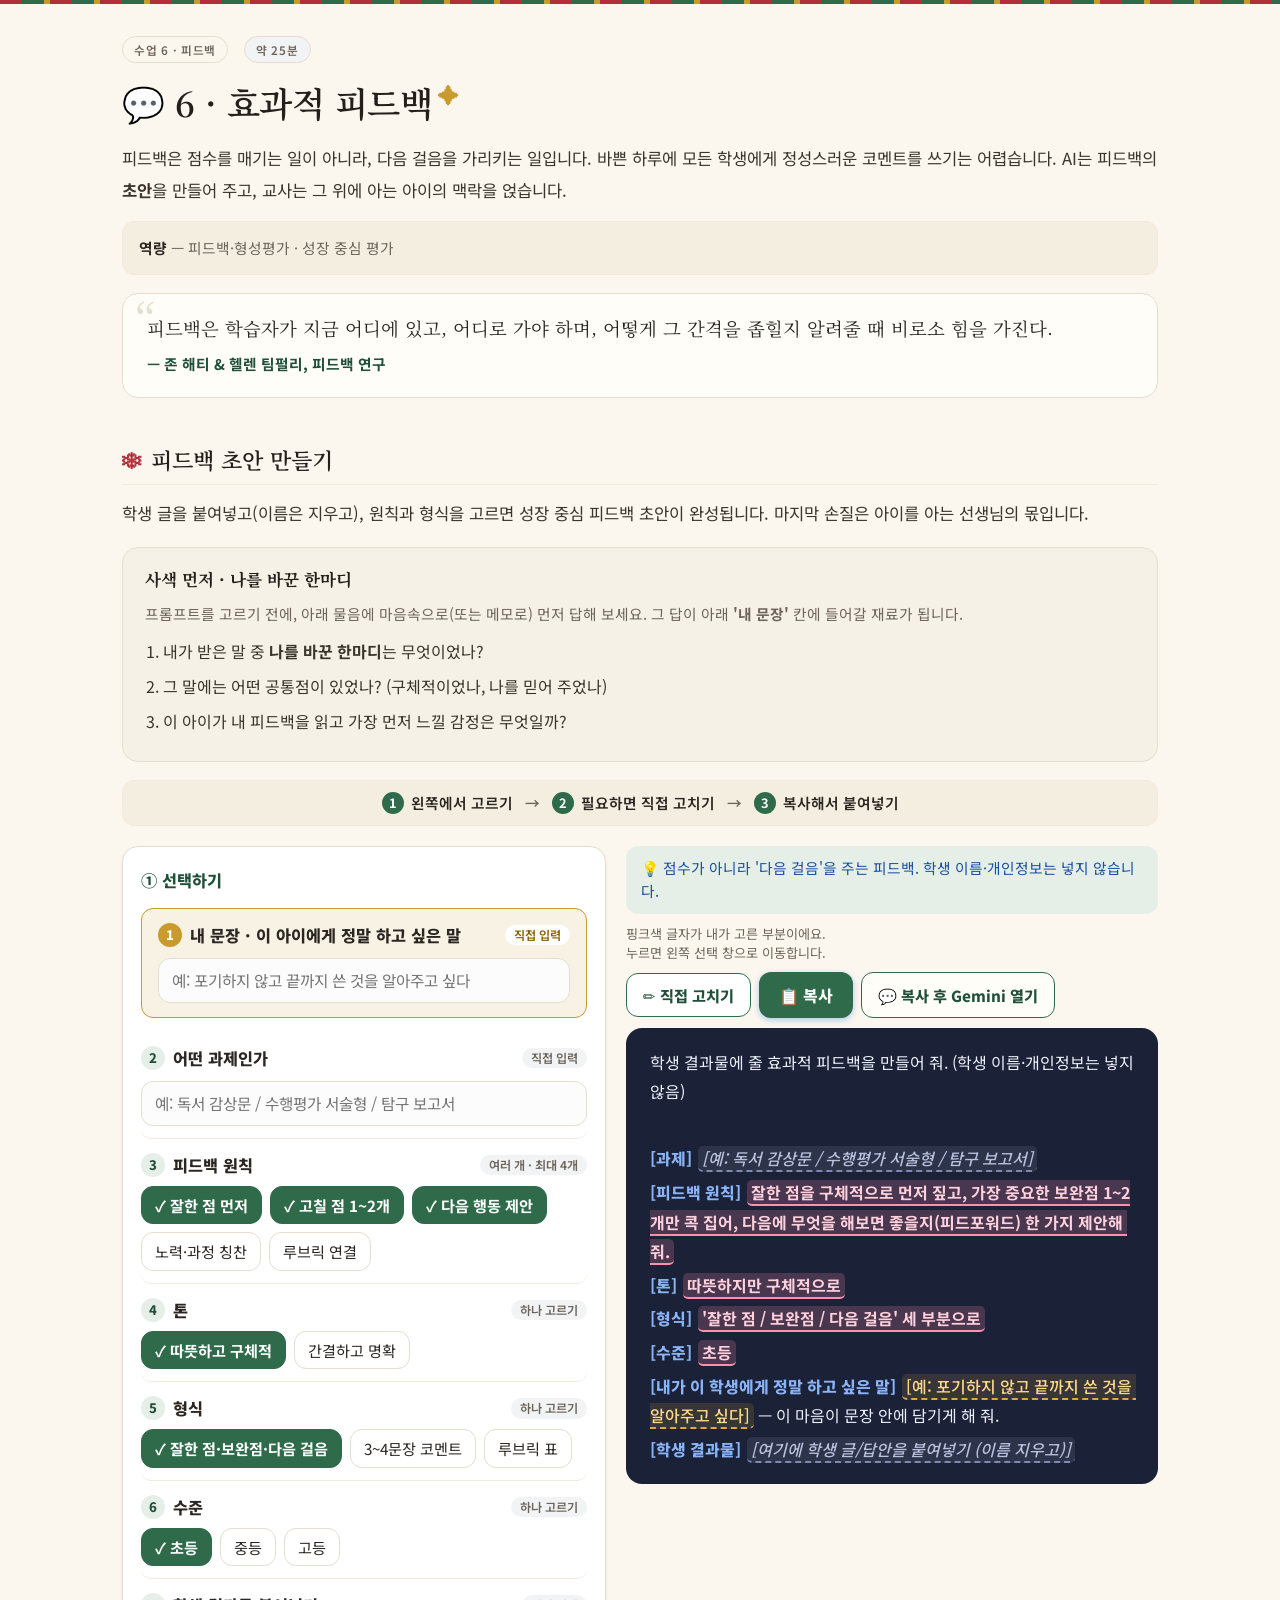
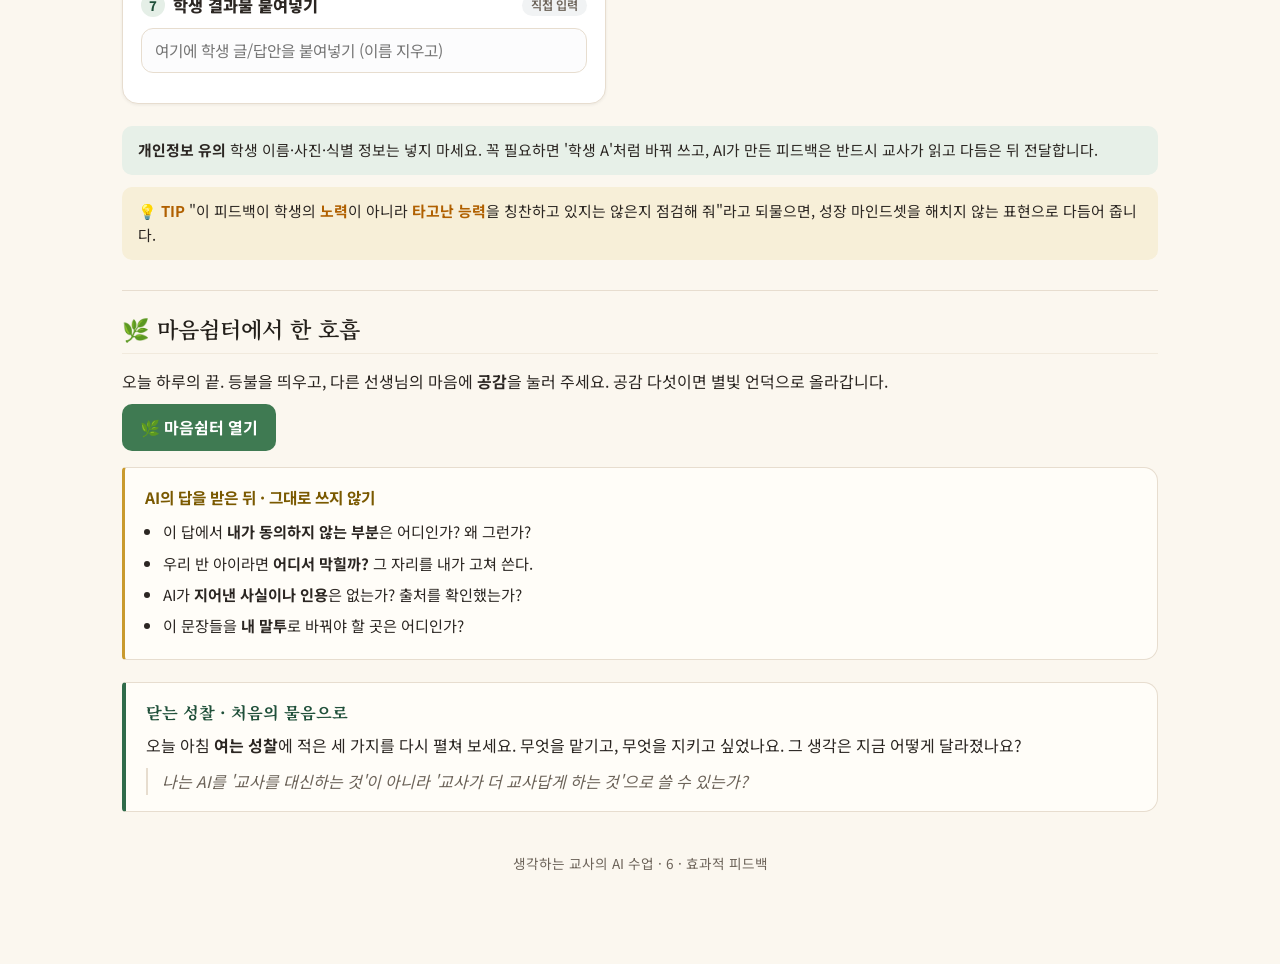
<file: module6.html>
<!DOCTYPE html>
<html lang="ko">
<head>
<meta charset="UTF-8">
<meta name="viewport" content="width=device-width, initial-scale=1.0">
<title>수업 6 · 효과적 피드백</title>
<link rel="stylesheet" href="style.css?v=20261122a">
</head>
<body>
<div class="wrap">
<div class="mod-head"><span class="pill">수업 6 · 피드백</span><span class="pill gray">약 25분</span></div>
  <h1>💬 6 · 효과적 피드백</h1>
  <p class="lead">피드백은 점수를 매기는 일이 아니라, 다음 걸음을 가리키는 일입니다. 바쁜 하루에 모든 학생에게 정성스러운 코멘트를 쓰기는 어렵습니다. AI는 피드백의 <b>초안</b>을 만들어 주고, 교사는 그 위에 아는 아이의 맥락을 얹습니다.</p>
  <div class="map"><b>역량</b> — 피드백·형성평가 · 성장 중심 평가</div>

  <div class="maxim"><span class="big">“</span>
    <div class="quote">피드백은 학습자가 지금 어디에 있고, 어디로 가야 하며, 어떻게 그 간격을 좁힐지 알려줄 때 비로소 힘을 가진다.</div>
    <div class="who">존 해티 &amp; 헬렌 팀펄리, 피드백 연구</div>
  </div>

  <h2>피드백 초안 만들기</h2>
  <p class="lead">학생 글을 붙여넣고(이름은 지우고), 원칙과 형식을 고르면 성장 중심 피드백 초안이 완성됩니다. 마지막 손질은 아이를 아는 선생님의 몫입니다.</p>
  <div class="muse"><span class="mk">사색 먼저 · 나를 바꾼 한마디</span>
    <p style="margin:.4em 0 0;color:var(--gray);font-size:.92rem;">프롬프트를 고르기 전에, 아래 물음에 마음속으로(또는 메모로) 먼저 답해 보세요. 그 답이 아래 <b>'내 문장'</b> 칸에 들어갈 재료가 됩니다.</p>
    <ol><li>내가 받은 말 중 <b>나를 바꾼 한마디</b>는 무엇이었나?</li><li>그 말에는 어떤 공통점이 있었나? (구체적이었나, 나를 믿어 주었나)</li><li>이 아이가 내 피드백을 읽고 가장 먼저 느낄 감정은 무엇일까?</li></ol>
  </div>

  <div class="builder" data-b="feedback"></div>

  <div class="note"><b>개인정보 유의</b> 학생 이름·사진·식별 정보는 넣지 마세요. 꼭 필요하면 '학생 A'처럼 바꿔 쓰고, AI가 만든 피드백은 반드시 교사가 읽고 다듬은 뒤 전달합니다.</div>
  <div class="tip"><b>💡 TIP</b> "이 피드백이 학생의 <b>노력</b>이 아니라 <b>타고난 능력</b>을 칭찬하고 있지는 않은지 점검해 줘"라고 되물으면, 성장 마인드셋을 해치지 않는 표현으로 다듬어 줍니다.</div>

  <div class="wow"><h2>🌿 마음쉼터에서 한 호흡</h2>
    <p>오늘 하루의 끝. 등불을 띄우고, 다른 선생님의 마음에 <b>공감</b>을 눌러 주세요. 공감 다섯이면 별빛 언덕으로 올라갑니다.</p><a class="btn" href="https://jinah200.github.io/maeum/" target="_blank" rel="noopener">🌿 마음쉼터 열기</a></div>

  <div class="after"><span class="ak">AI의 답을 받은 뒤 · 그대로 쓰지 않기</span>
    <ul>
      <li>이 답에서 <b>내가 동의하지 않는 부분</b>은 어디인가? 왜 그런가?</li>
      <li>우리 반 아이라면 <b>어디서 막힐까?</b> 그 자리를 내가 고쳐 쓴다.</li>
      <li>AI가 <b>지어낸 사실이나 인용</b>은 없는가? 출처를 확인했는가?</li>
      <li>이 문장들을 <b>내 말투</b>로 바꿔야 할 곳은 어디인가?</li>
    </ul>
  </div>

  <div class="reflect"><span class="rk">닫는 성찰 · 처음의 물음으로</span><p>오늘 아침 <b>여는 성찰</b>에 적은 세 가지를 다시 펼쳐 보세요. 무엇을 맡기고, 무엇을 지키고 싶었나요. 그 생각은 지금 어떻게 달라졌나요?</p><p class="q">나는 AI를 '교사를 대신하는 것'이 아니라 '교사가 더 교사답게 하는 것'으로 쓸 수 있는가?</p></div>
  <div class="foot">생각하는 교사의 AI 수업 · 6 · 효과적 피드백</div>
</div>
<script src="app.js?v=20261122a"></script>
<script src="builder-engine.js?v=20261122a"></script>
<script src="builders.js?v=20261122a"></script>
<script src="builders-v2.js?v=20261122a"></script>
</body>
</html>
</file>
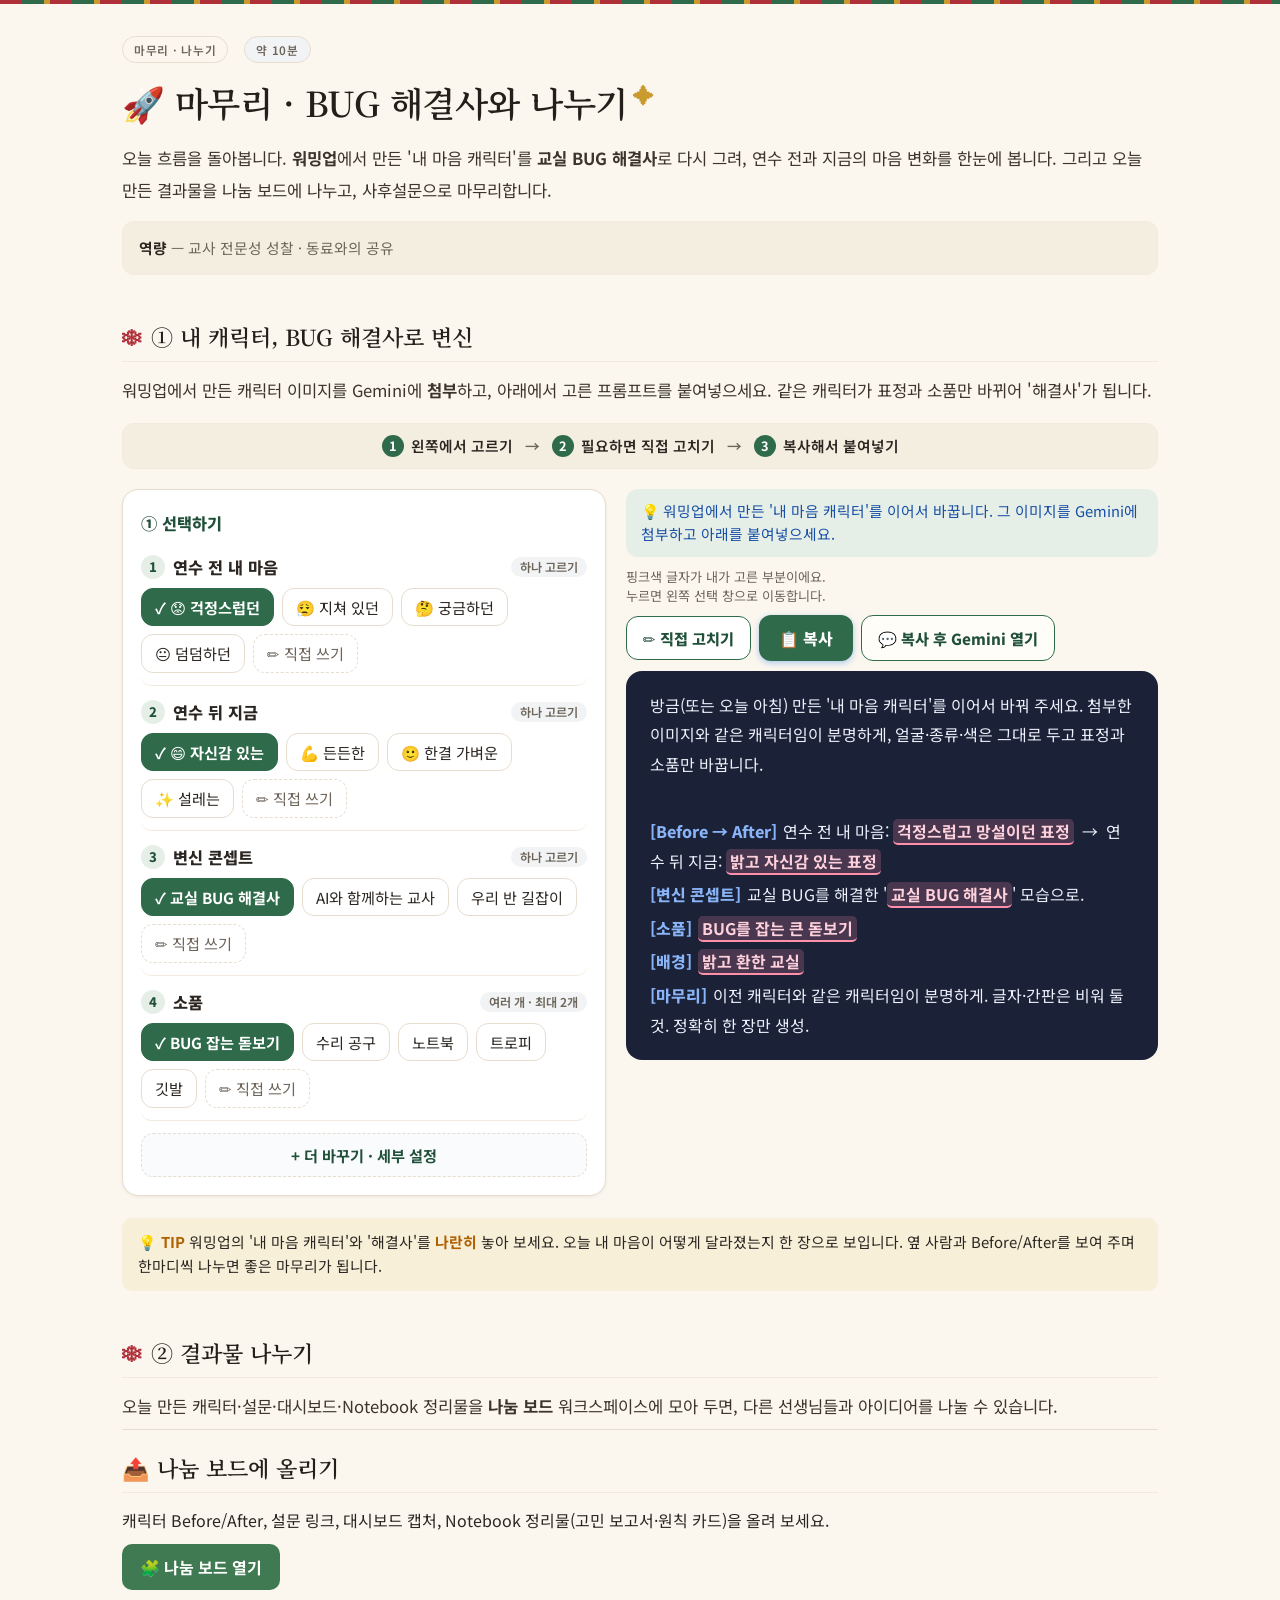
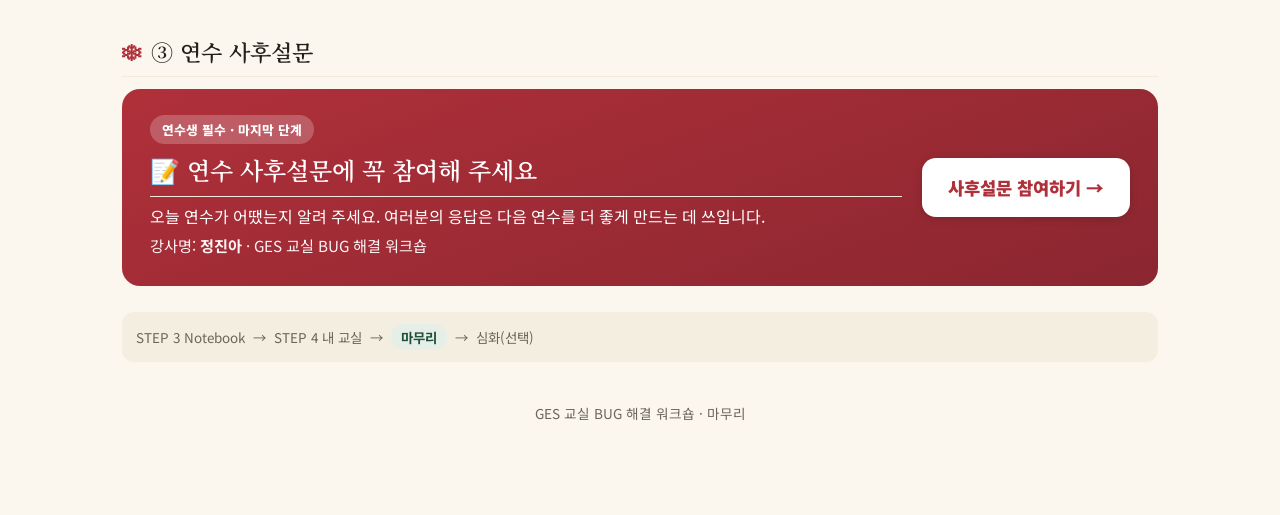
<file: module7.html>
<!DOCTYPE html>
<html lang="ko">
<head>
<meta charset="UTF-8">
<meta name="viewport" content="width=device-width, initial-scale=1.0">
<title>마무리 · BUG 해결사 변신과 나누기</title>
<link rel="stylesheet" href="style.css?v=20261113a">
</head>
<body>
<div class="wrap">
  <div class="mod-head">
    <span class="pill">마무리 · 나누기</span>
    <span class="pill gray">약 10분</span>
  </div>
  <h1>🚀 마무리 · BUG 해결사와 나누기</h1>
  <p class="lead">오늘 흐름을 돌아봅니다. <b>워밍업</b>에서 만든 '내 마음 캐릭터'를 <b>교실 BUG 해결사</b>로 다시 그려, 연수 전과 지금의 마음 변화를 한눈에 봅니다. 그리고 오늘 만든 결과물을 나눔 보드에 나누고, 사후설문으로 마무리합니다.</p>
  <div class="map">
    <b>역량</b> — 교사 전문성 성찰 · 동료와의 공유
  </div>

  <h2>① 내 캐릭터, BUG 해결사로 변신</h2>
  <p class="lead">워밍업에서 만든 캐릭터 이미지를 Gemini에 <b>첨부</b>하고, 아래에서 고른 프롬프트를 붙여넣으세요. 같은 캐릭터가 표정과 소품만 바뀌어 '해결사'가 됩니다.</p>
  <div class="builder" data-b="m1outro"></div>
  <div class="tip"><b>💡 TIP</b> 워밍업의 '내 마음 캐릭터'와 '해결사'를 <b>나란히</b> 놓아 보세요. 오늘 내 마음이 어떻게 달라졌는지 한 장으로 보입니다. 옆 사람과 Before/After를 보여 주며 한마디씩 나누면 좋은 마무리가 됩니다.</div>

  <h2>② 결과물 나누기</h2>
  <p class="lead">오늘 만든 캐릭터·설문·대시보드·Notebook 정리물을 <b>나눔 보드</b> 워크스페이스에 모아 두면, 다른 선생님들과 아이디어를 나눌 수 있습니다.</p>
  <div class="wow" style="margin-top:6px;">
    <h2 style="margin-top:0;">📤 나눔 보드에 올리기</h2>
    <p>캐릭터 Before/After, 설문 링크, 대시보드 캡처, Notebook 정리물(고민 보고서·원칙 카드)을 올려 보세요.</p>
    <a class="btn" href="board.html" target="_blank" rel="noopener">🧩 나눔 보드 열기</a>
  </div>

  <h2>③ 연수 사후설문</h2>
  <div class="survey" style="margin-top:6px;">
    <div class="survey-txt">
      <div class="survey-tag">연수생 필수 · 마지막 단계</div>
      <h2>📝 연수 사후설문에 꼭 참여해 주세요</h2>
      <p>오늘 연수가 어땠는지 알려 주세요. 여러분의 응답은 다음 연수를 더 좋게 만드는 데 쓰입니다.</p>
      <p class="survey-who">강사명: <b>정진아</b> · GES 교실 BUG 해결 워크숍</p>
    </div>
    <a class="survey-btn" href="https://forms.gle/c3F2HAdHbyHX28X28" target="_blank" rel="noopener">사후설문 참여하기 →</a>
  </div>

  <div class="flow-nav"><span>STEP 3 Notebook</span> → <span>STEP 4 내 교실</span> → <b>마무리</b> → <span>심화(선택)</span></div>
  <div class="foot">GES 교실 BUG 해결 워크숍 · 마무리</div>
</div>
<script src="app.js?v=20261113a"></script>
<script src="builder-engine.js?v=20261113a"></script>
<script src="builders.js?v=20261113a"></script>
</body>
</html>
</file>
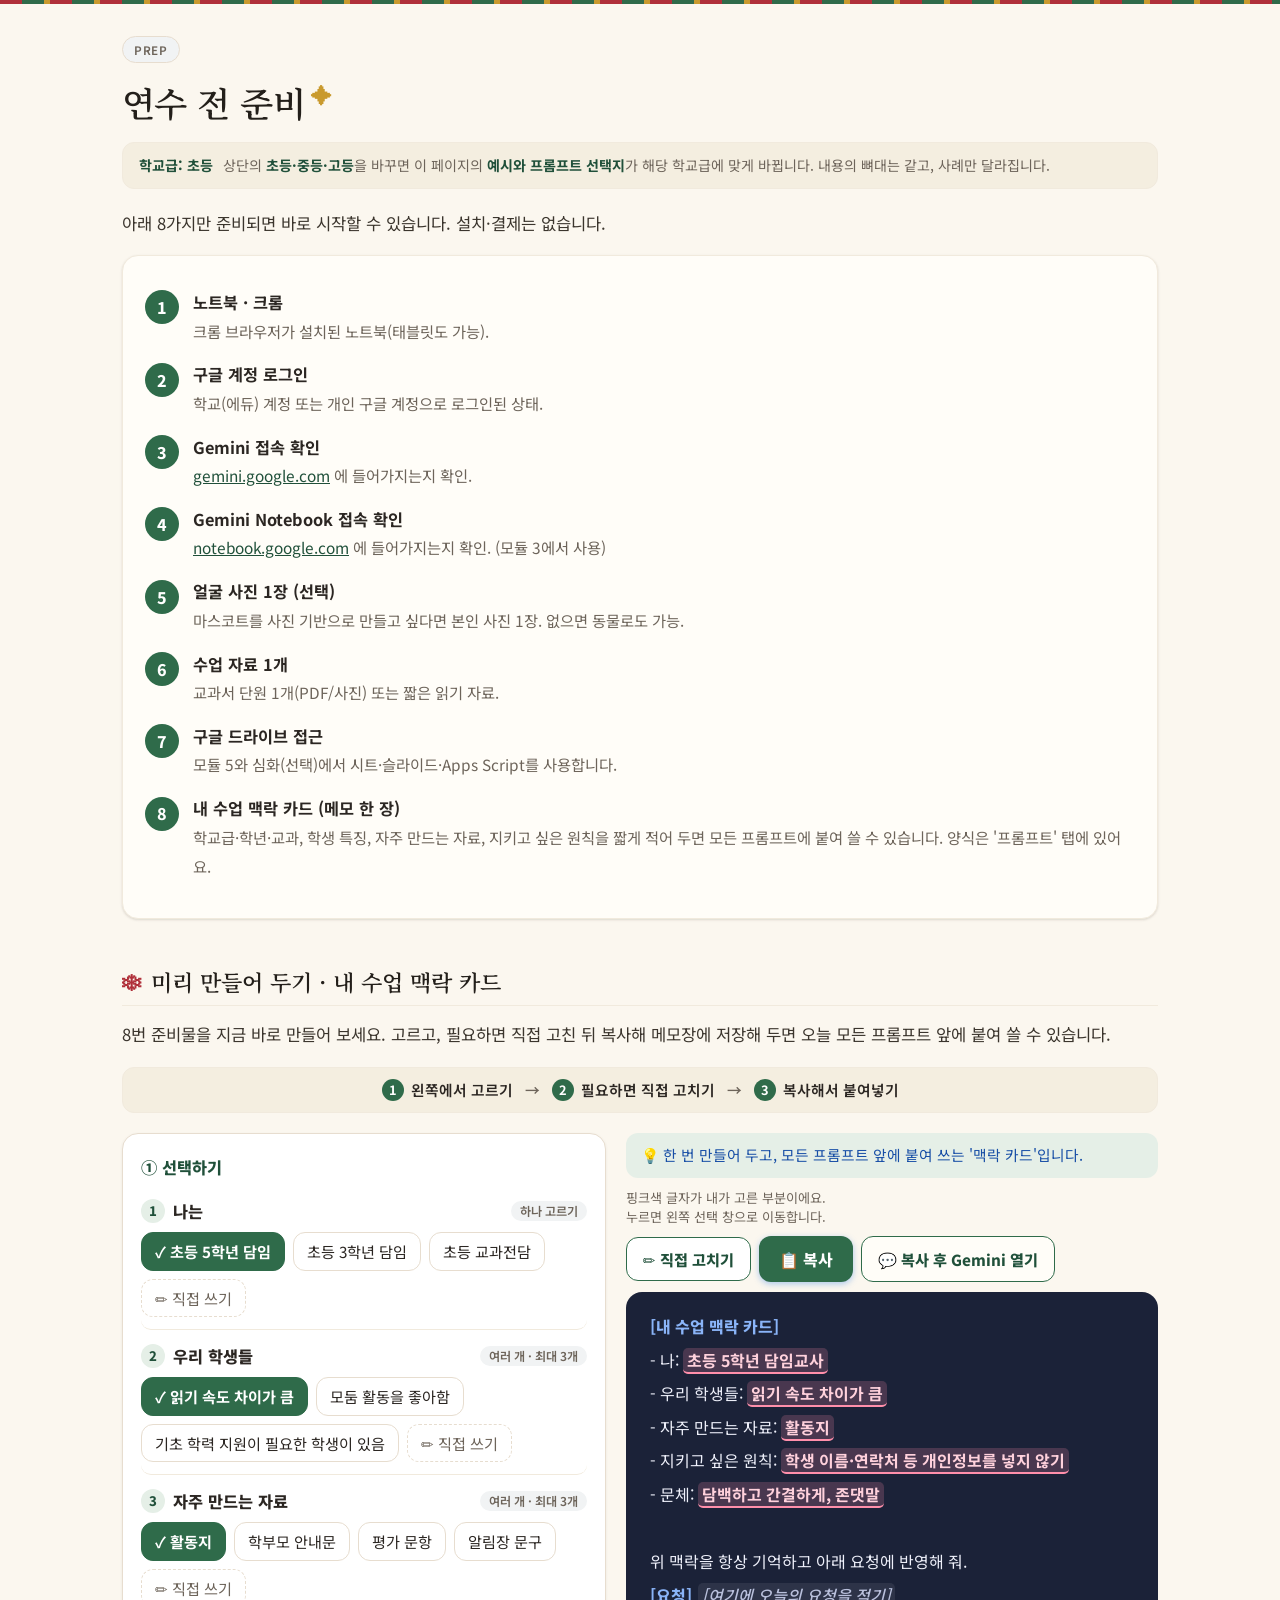
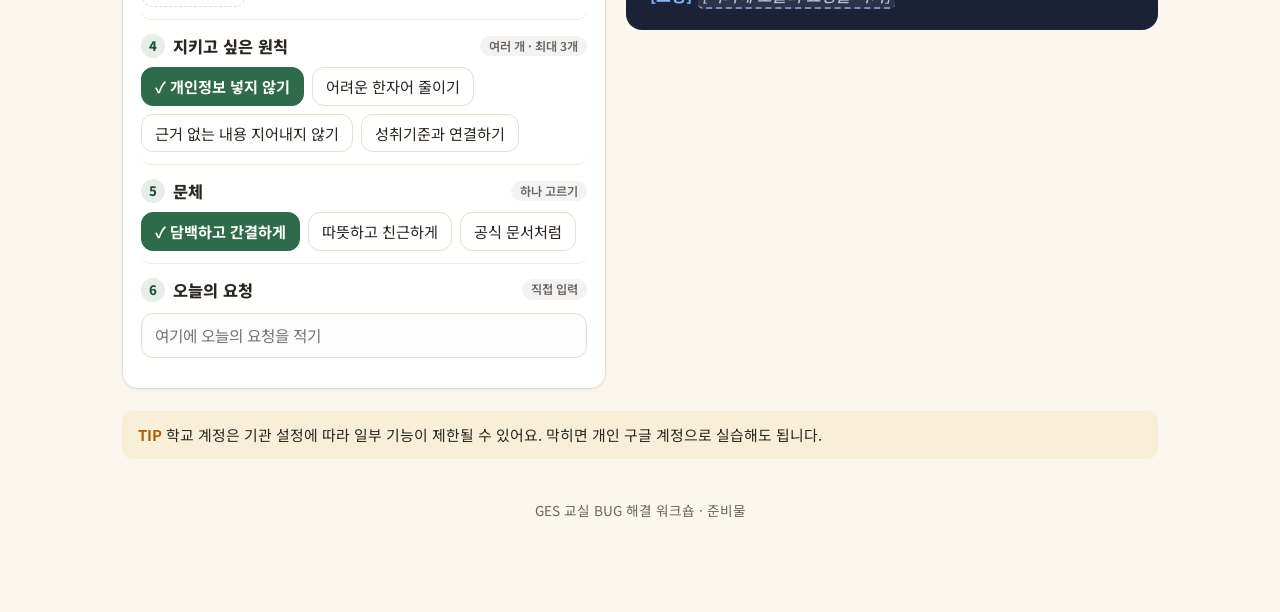
<file: prep.html>
<!DOCTYPE html>
<html lang="ko">
<head>
<meta charset="UTF-8">
<meta name="viewport" content="width=device-width, initial-scale=1.0">
<title>준비물 · 연수 전 체크</title>
<link rel="stylesheet" href="style.css?v=20261109b">
</head>
<body>
<div class="wrap">
  <div class="mod-head"><span class="pill gray">PREP</span></div>
  <h1>연수 전 준비</h1>
  <p class="lead">아래 8가지만 준비되면 바로 시작할 수 있습니다. 설치·결제는 없습니다.</p>

  <div class="card">
    <div class="step"><div class="n">1</div><div class="b"><h3>노트북 · 크롬</h3><p>크롬 브라우저가 설치된 노트북(태블릿도 가능).</p></div></div>
    <div class="step"><div class="n">2</div><div class="b"><h3>구글 계정 로그인</h3><p>학교(에듀) 계정 또는 개인 구글 계정으로 로그인된 상태.</p></div></div>
    <div class="step"><div class="n">3</div><div class="b"><h3>Gemini 접속 확인</h3><p><a href="https://gemini.google.com" target="_blank">gemini.google.com</a> 에 들어가지는지 확인.</p></div></div>
    <div class="step"><div class="n">4</div><div class="b"><h3>Gemini Notebook 접속 확인</h3><p><a href="https://notebook.google.com" target="_blank">notebook.google.com</a> 에 들어가지는지 확인. (모듈 3에서 사용)</p></div></div>
    <div class="step"><div class="n">5</div><div class="b"><h3>얼굴 사진 1장 (선택)</h3><p>마스코트를 사진 기반으로 만들고 싶다면 본인 사진 1장. 없으면 동물로도 가능.</p></div></div>
    <div class="step"><div class="n">6</div><div class="b"><h3>수업 자료 1개</h3><p><span data-level="elem">교과서 단원 1개(PDF/사진) 또는 짧은 읽기 자료.</span><span data-level="mid">교과 단원 자료 또는 탐구 주제 관련 문서(PDF).</span><span data-level="high">1차 사료·논문·기사 등 심화 자료(PDF/링크).</span></p></div></div>
    <div class="step"><div class="n">7</div><div class="b"><h3>구글 드라이브 접근</h3><p>모듈 5와 심화(선택)에서 시트·슬라이드·Apps Script를 사용합니다.</p></div></div>
    <div class="step"><div class="n">8</div><div class="b"><h3>내 수업 맥락 카드 (메모 한 장)</h3><p>학교급·학년·교과, 학생 특징, 자주 만드는 자료, 지키고 싶은 원칙을 짧게 적어 두면 모든 프롬프트에 붙여 쓸 수 있습니다. 양식은 '프롬프트' 탭에 있어요.</p></div></div>
  </div>

  <h2>미리 만들어 두기 · 내 수업 맥락 카드</h2>
  <p class="lead">8번 준비물을 지금 바로 만들어 보세요. 고르고, 필요하면 직접 고친 뒤 복사해 메모장에 저장해 두면 오늘 모든 프롬프트 앞에 붙여 쓸 수 있습니다.</p>
  <div class="builder" data-b="card"></div>

  <div class="tip"><b>TIP</b> 학교 계정은 기관 설정에 따라 일부 기능이 제한될 수 있어요. 막히면 개인 구글 계정으로 실습해도 됩니다.</div>

  <div class="foot">GES 교실 BUG 해결 워크숍 · 준비물</div>
</div>
<script src="app.js?v=20261109b"></script>
<script src="builder-engine.js?v=20261109b"></script>
<script src="builders.js?v=20261109b"></script>
</body>
</html>
</file>
<file: style.css>
@import url('https://fonts.googleapis.com/css2?family=Noto+Sans+KR:wght@400;500;700;900&family=Noto+Serif+KR:wght@500;600;700;900&display=swap');
/* 교사 연수 웹교안 — 공유 스타일 (Google for Education 톤) */
:root{
  /* 크리스마스 · 따뜻하고 아기자기한 팔레트 */
  --blue:#2f6b4a; --blue-d:#20503a; --blue-l:#e5efe7;   /* 전나무 초록(주 강조) */
  --green:#3f7a52; --green-l:#e7f0e8;                    /* 솔잎 */
  --yellow:#c99a2e; --yellow-l:#f7efd8;                  /* 황금 장식 */
  --red:#b0303a; --purple:#8a5a66;                        /* 크랜베리 / 포인세티아 */
  --navy:#2b2622; --gray:#6d645a; --line:#e7ddcf; --line-l:#f1eadd;
  --bg:#fbf7ef; --bg-soft:#f4eee0; --card:#fffdf8;        /* 눈 쌓인 종이 */
  --radius:16px; --shadow:0 1px 3px rgba(60,45,35,.10),0 1px 2px rgba(60,45,35,.06);
  --shadow-h:0 4px 16px rgba(60,45,35,.14);
  --font:"Pretendard Variable","Pretendard","Noto Sans KR","Apple SD Gothic Neo","Malgun Gothic",-apple-system,BlinkMacSystemFont,system-ui,sans-serif;
  --serif:"Noto Serif KR","Nanum Myeongjo",serif;
}
*{box-sizing:border-box;}
html{scroll-behavior:smooth;}
body{margin:0;font-family:var(--font);color:var(--navy);background:var(--bg);
  line-height:1.65;font-size:16px;-webkit-font-smoothing:antialiased;}
.wrap{max-width:860px;margin:0 auto;padding:36px 22px 90px;}
h1,h2,h3{line-height:1.3;color:var(--navy);}
h1{font-family:var(--serif);font-size:2.15rem;font-weight:600;letter-spacing:-.015em;margin:.15em 0 .45em;line-height:1.38;color:#231f1a;}
h2{font-family:var(--serif);font-size:1.38rem;font-weight:600;margin:2.1em 0 .55em;line-height:1.45;color:#231f1a;padding-bottom:.35em;border-bottom:1px solid var(--line-l);}
h3{font-size:1.1rem;font-weight:700;margin:1.4em 0 .4em;}
p{margin:.5em 0;}
a{color:var(--blue-d);}
small{color:var(--gray);}
.lead{color:var(--gray);font-size:1.05rem;margin-bottom:.4em;}

/* 헤더 배지(모듈 상단) */
.mod-head{display:flex;align-items:center;gap:10px;flex-wrap:wrap;margin-bottom:6px;}
.pill{display:inline-block;font-size:.73rem;font-weight:600;letter-spacing:.06em;color:var(--gray);background:transparent;border:1px solid var(--line);border-radius:999px;padding:3px 11px;margin:0 6px 6px 0;}
.pill.green{background:var(--green-l);color:var(--green);}
.pill.yellow{background:var(--yellow-l);color:#b06000;}
.pill.gray{background:#f1f3f4;color:var(--gray);}

/* 역량 매핑 배너 */
.map{background:var(--bg-soft);border:1px solid var(--line-l);border-radius:12px;
  padding:14px 16px;margin:14px 0;font-size:.92rem;color:var(--gray);}
.map b{color:var(--navy);}

/* 카드 */
.card{background:var(--card);border:1px solid var(--line-l);border-radius:var(--radius);
  padding:20px 22px;margin:16px 0;box-shadow:var(--shadow);}
.card h3{margin-top:0;}
.grid{display:grid;gap:14px;}
.grid.c2{grid-template-columns:repeat(2,1fr);}
.grid.c3{grid-template-columns:repeat(3,1fr);}
@media(max-width:680px){.grid.c2,.grid.c3{grid-template-columns:1fr;}}

/* 단계 번호 */
.step{display:flex;gap:14px;margin:14px 0;}
.step .n{flex:none;width:34px;height:34px;border-radius:50%;background:var(--blue);color:#fff;
  font-weight:800;display:grid;place-items:center;font-size:1rem;}
.step .b{flex:1;}
.step .b h3{margin:.1em 0 .2em;font-size:1.02rem;}
.step .b p{margin:.2em 0;color:var(--gray);font-size:.96rem;}

/* 프롬프트 박스 */
.prompt{position:relative;background:#f6f8fc;border:1px solid var(--line-l);
  border-left:4px solid var(--blue);border-radius:10px;margin:12px 0;}
.prompt .copy{position:absolute;top:10px;right:10px;border:0;background:var(--blue);color:#fff;
  font-family:inherit;font-weight:700;font-size:.82rem;padding:7px 12px;border-radius:8px;cursor:pointer;}
.prompt .copy:hover{background:var(--blue-d);}
.prompt pre{margin:0;padding:18px 18px 16px;white-space:pre-wrap;word-break:break-word;
  font-family:var(--font);font-size:.95rem;line-height:1.6;color:#202124;}
.prompt.code{border-left-color:var(--purple);}
.prompt.code pre{font-family:"SF Mono",Consolas,"D2Coding",monospace;font-size:.86rem;background:#1e1e2e;color:#e6e6f0;border-radius:0 0 10px 10px;}
.tip{background:var(--yellow-l);border-radius:10px;padding:12px 16px;margin:12px 0;font-size:.93rem;}
.tip b{color:#b06000;}
.note{background:var(--green-l);border-radius:10px;padding:12px 16px;margin:12px 0;font-size:.93rem;}

/* 학교급 레인 뱃지 (본문 내) */
.lane-tag{display:inline-block;font-size:.76rem;font-weight:800;padding:3px 9px;border-radius:6px;margin-right:6px;}
.lane-tag.elem{background:var(--blue-l);color:var(--blue-d);}
.lane-tag.mid{background:var(--green-l);color:var(--green);}
.lane-tag.high{background:#f3e8fd;color:var(--purple);}
[data-level]{display:none;}
body.lv-elem [data-level~="elem"],
body.lv-mid  [data-level~="mid"],
body.lv-high [data-level~="high"]{display:block;}
tr[data-level],li[data-level],span[data-level]{display:none;}
body.lv-elem tr[data-level~="elem"],body.lv-mid tr[data-level~="mid"],body.lv-high tr[data-level~="high"]{display:table-row;}
body.lv-elem li[data-level~="elem"],body.lv-mid li[data-level~="mid"],body.lv-high li[data-level~="high"]{display:list-item;}
body.lv-elem span[data-level~="elem"],body.lv-mid span[data-level~="mid"],body.lv-high span[data-level~="high"]{display:inline;}

/* 표 */
table{width:100%;border-collapse:collapse;margin:14px 0;font-size:.93rem;}
th,td{border:1px solid var(--line-l);padding:10px 12px;text-align:left;vertical-align:top;}
th{background:var(--bg-soft);font-weight:700;}

/* 퀴즈 / 완료 */
.finish{margin-top:30px;border-top:2px solid var(--line-l);padding-top:22px;}
.quiz-q{margin:12px 0;}
.quiz-q .opt{display:block;width:100%;text-align:left;border:1px solid var(--line);background:#fff;
  font-family:inherit;font-size:.95rem;padding:11px 14px;border-radius:9px;margin:7px 0;cursor:pointer;transition:.12s;}
.quiz-q .opt:hover{border-color:var(--blue);background:var(--blue-l);}
.quiz-q .opt.ok{border-color:var(--green);background:var(--green-l);}
.quiz-q .opt.no{border-color:var(--red);background:#fce8e6;}
.btn{display:inline-flex;align-items:center;gap:8px;border:0;background:var(--blue);color:#fff;
  font-family:inherit;font-weight:700;font-size:1rem;padding:13px 22px;border-radius:999px;cursor:pointer;text-decoration:none;}
.btn:hover{background:var(--blue-d);}
.btn.ghost{background:#fff;color:var(--blue-d);border:1px solid var(--line);}
.badge-get{display:flex;align-items:center;gap:14px;background:var(--blue-l);border-radius:14px;padding:16px 18px;margin:14px 0;}
.badge-get .ico{width:46px;height:46px;border-radius:50%;background:var(--blue);color:#fff;display:grid;place-items:center;font-size:1.4rem;flex:none;}

/* 홈 모듈 카드 그리드 */
.mcard{display:block;text-decoration:none;color:inherit;background:#fff;border:1px solid var(--line-l);
  border-radius:var(--radius);padding:18px;box-shadow:var(--shadow);transition:.15s;cursor:pointer;}
.mcard:hover{box-shadow:var(--shadow-h);transform:translateY(-2px);border-color:var(--blue);}
.mcard .num{font-size:.8rem;font-weight:800;color:var(--blue);}
.mcard h3{margin:.2em 0 .25em;font-size:1.05rem;}
.mcard p{margin:0;color:var(--gray);font-size:.9rem;}

/* GES 공식 접속 배너 */
.ges-banner{display:flex;gap:20px;align-items:center;flex-wrap:wrap;
  background:linear-gradient(135deg,#1a73e8,#1967d2);color:#fff;border-radius:18px;
  padding:24px 26px;margin:18px 0;box-shadow:0 4px 16px rgba(26,115,232,.28);}
.ges-banner.end{background:linear-gradient(135deg,#9334e6,#1a73e8);}
.ges-banner .ges-txt{flex:1 1 300px;}
.ges-banner h2{color:#fff;}
.ges-banner .lead,.ges-banner small{color:#eaf1fe;}
.ges-banner .pill{background:rgba(255,255,255,.22);color:#fff;}
.ges-banner .ges-links{display:flex;flex-direction:column;gap:9px;flex:0 0 auto;min-width:230px;}
.ges-banner .ges-links small{text-align:center;opacity:.9;}
.ges-banner .btn{background:#fff;color:var(--blue-d);justify-content:center;}
.ges-banner .btn:hover{background:#f1f3f4;}
.ges-banner .btn.ghost{background:rgba(255,255,255,.14);color:#fff;border:1px solid rgba(255,255,255,.6);}
.ges-banner .btn.ghost:hover{background:rgba(255,255,255,.24);}
@media(max-width:560px){.ges-banner .ges-links{width:100%;}}

.hero{background:linear-gradient(160deg,#f3f0e6,#efeee4 55%,#eceae0);border:1px solid var(--line);border-radius:22px;padding:30px 30px 26px;margin:6px 0 4px;}
.hero h1{margin:.1em 0;}
.foot{margin-top:40px;color:var(--gray);font-size:.85rem;text-align:center;}

/* 와우아이디어스 이동 블록 */
.wow{margin-top:30px;border-top:2px solid var(--line-l);padding-top:22px;}
.wow h2{margin-top:0;}
.wow .btn{display:inline-block;background:#7b2cbf;color:#fff;text-decoration:none;font-weight:700;padding:10px 18px;border-radius:10px;}
.wow .btn:hover{background:#6420a0;}

/* 맥락 TIP */
.ctx{background:var(--blue-l);border-left:4px solid var(--blue);border-radius:10px;padding:12px 16px;margin:14px 0;font-size:.93rem;}
.ctx b:first-child{color:var(--blue-d);}

/* ───────── 프롬프트 빌더 (왼쪽 선택 → 오른쪽 프롬프트 반영) ───────── */
body.hasb .wrap{max-width:1080px;}
.builder{display:grid;grid-template-columns:minmax(0,1fr) minmax(0,1.1fr);gap:20px;margin:16px 0 22px;align-items:start;}
@media(max-width:820px){.builder{grid-template-columns:1fr;}}
.builder .bsteps{grid-column:1/-1;display:flex;align-items:center;justify-content:center;flex-wrap:wrap;gap:8px 12px;background:var(--bg-soft);border:1px solid var(--line-l);border-radius:12px;padding:10px 14px;font-size:.92rem;font-weight:600;}
.builder .bsteps span{display:inline-flex;align-items:center;gap:7px;}
.builder .bsteps b{display:inline-grid;place-items:center;width:22px;height:22px;border-radius:50%;background:var(--blue);color:#fff;font-size:.8rem;}
.builder .bsteps i{color:var(--gray);font-style:normal;}

/* 왼쪽: 선택 창 */
.builder .bl{background:#fff;border:1.5px solid var(--line);border-radius:16px;padding:6px 18px 18px;box-shadow:0 1px 3px rgba(60,64,67,.08);}
.builder .bltitle{font-weight:800;font-size:1.02rem;margin:14px 0 4px;color:var(--blue-d);}
.builder .bg{padding:14px 0 12px;border-bottom:1px solid var(--line-l);border-radius:10px;}
.builder .bg:last-of-type{border-bottom:none;}
.builder .bg h4{display:flex;align-items:center;flex-wrap:wrap;gap:8px;margin:0 0 9px;font-size:1.02rem;line-height:1.35;}
.builder .bg h4 .gn{flex:none;display:inline-grid;place-items:center;width:24px;height:24px;border-radius:50%;background:var(--blue-l);color:var(--blue-d);font-size:.82rem;font-weight:800;}
.builder .bg h4 .gt{font-weight:800;}
.builder .bg h4 small{margin-left:auto;font-size:.76rem;font-weight:600;color:var(--gray);background:#f1f3f4;border-radius:999px;padding:2px 9px;}
.builder .chips{display:flex;flex-wrap:wrap;gap:8px;}
.builder .chip{border:1.5px solid var(--line);background:#fff;border-radius:12px;padding:8px 13px;font-size:.95rem;cursor:pointer;font-family:inherit;color:var(--navy);line-height:1.35;text-align:left;}
.builder .chip:hover{border-color:var(--blue);background:var(--blue-l);}
.builder .chip.on{background:var(--blue);border-color:var(--blue);color:#fff;font-weight:700;}
.builder .chip.on::before{content:"✓ ";}
.builder .chip.cus{border-style:dashed;color:var(--gray);}
.builder .chip.cus.on{border-style:solid;color:#fff;}
.builder .btext{width:100%;box-sizing:border-box;margin-top:2px;padding:10px 13px;border:1.5px solid var(--line);border-radius:12px;font-size:.98rem;font-family:inherit;background:#fcfcfd;}
.builder .cinp{margin-top:8px;}
.builder .btext:focus{outline:none;border-color:var(--blue);box-shadow:0 0 0 3px var(--blue-l);background:#fff;}
.builder .advbtn{margin:12px 0 0;width:100%;border:1.5px dashed var(--line);background:#fafbfc;color:var(--blue-d);font-weight:700;cursor:pointer;font-family:inherit;font-size:.95rem;padding:10px;border-radius:12px;}
.builder .advbtn:hover{background:var(--blue-l);border-color:var(--blue);}
.builder .advbox{margin-top:4px;}
.builder .bg.pulse{animation:bpulse 1.6s ease-out;}
@keyframes bpulse{0%{background:#fff3c4;box-shadow:0 0 0 6px #fff3c4;}100%{background:transparent;box-shadow:0 0 0 6px transparent;}}

/* 오른쪽: 완성된 프롬프트 */
.builder .br{position:sticky;top:10px;}
@media(max-width:820px){.builder .br{position:static;}}
.builder .bhint{background:var(--blue-l);color:#174ea6;border-radius:12px;padding:11px 15px;font-size:.92rem;line-height:1.55;margin-bottom:10px;}
.builder .bbar{display:flex;align-items:center;justify-content:space-between;gap:10px;margin-bottom:10px;flex-wrap:wrap;}
.builder .bnote{font-size:.82rem;color:var(--gray);line-height:1.45;}
.builder .bcopy{background:var(--blue);color:#fff;border:none;border-radius:12px;padding:11px 20px;font-weight:800;cursor:pointer;font-family:inherit;font-size:1rem;box-shadow:0 2px 6px rgba(26,115,232,.35);}
.builder .bcopy:hover{background:var(--blue-d);}
.builder .bout{margin:0;background:#1b2238;color:#eef0fa;border-radius:16px;padding:18px 16px;font-family:var(--font);font-size:1rem;line-height:1.85;white-space:pre-wrap;word-break:break-word;max-height:72vh;overflow:auto;}
.builder .bout.code{font-family:ui-monospace,SFMono-Regular,Menlo,Consolas,monospace;font-size:.86rem;line-height:1.65;white-space:pre;word-break:normal;overflow-x:auto;}
.builder .bout .ln{padding:2px 8px;border-radius:8px;}
.builder .bout .lb{color:#8ab4f8;font-weight:800;margin-right:2px;}
.builder .bout .tok{color:#ffd1dc;background:rgba(255,138,170,.2);border-bottom:2px solid #ff8fab;border-radius:5px;padding:0 4px;font-weight:700;cursor:pointer;}
.builder .bout .tok:hover{background:rgba(255,138,170,.38);}
.builder .bout .tok.ph{color:#b9c0dc;background:rgba(255,255,255,.08);border-bottom:2px dashed #7f89b3;font-style:italic;font-weight:500;}
.builder .bout .ln.flash{animation:bflash 1.5s ease-out;}
@keyframes bflash{0%{background:rgba(255,214,102,.5);}100%{background:transparent;}}

/* 직접 고치기 · 예시 이미지 */
.builder .bbtns{display:flex;gap:8px;flex-wrap:wrap;}
.builder .bedit{background:#fff;color:var(--blue-d);border:1.5px solid var(--blue);border-radius:12px;padding:10px 16px;font-weight:800;cursor:pointer;font-family:inherit;font-size:.95rem;}
.builder .bedit:hover{background:var(--blue-l);}
.builder .beditnote{display:none;background:#fff8e1;border:1px solid #f9d77e;color:#7a5900;border-radius:12px;padding:9px 13px;font-size:.88rem;margin-bottom:10px;line-height:1.5;}
.builder.editing .beditnote{display:block;}
.builder.editing .bedit{background:#1e8e3e;border-color:#1e8e3e;color:#fff;}
.builder .bout[contenteditable="true"]{outline:3px solid #f9d77e;background:#232b45;cursor:text;}
.builder .bout[contenteditable="true"] .tok{cursor:text;}
.example{margin:16px 0 6px;border:1px solid var(--line-l);border-radius:16px;overflow:hidden;background:#fff;}
.example img{display:block;width:100%;height:auto;max-height:440px;object-fit:cover;}
.example .excap{padding:12px 16px;font-size:.93rem;line-height:1.6;}

/* 워크숍 히어로 */
.hero-kicker{margin-top:14px;font-weight:700;color:var(--blue-d);font-size:1.05rem;}
.hero .hero-title{font-size:2.5rem;line-height:1.2;margin:.15em 0 .3em;letter-spacing:-.02em;}
.hero .bugw{color:var(--blue-d);background:var(--blue-l);border-radius:8px;padding:0 .18em;}
.hero-sub{font-size:1.12rem;line-height:1.65;color:var(--navy);margin:0 0 14px;}
.bugflow{display:flex;flex-wrap:wrap;align-items:center;gap:8px 10px;margin-top:6px;}
.bugflow .bf{display:flex;flex-direction:column;background:#fff;border:1px solid var(--line-l);border-radius:12px;padding:9px 14px;font-size:.84rem;color:var(--gray);line-height:1.4;}
.bugflow .bf b{color:var(--navy);font-size:.95rem;}
.bugflow i{font-style:normal;color:var(--gray);}
@media(max-width:600px){.hero .hero-title{font-size:1.85rem;}.bugflow i{display:none;}}

/* 강사·사후설문 */
.lead-row{display:flex;align-items:center;justify-content:space-between;flex-wrap:wrap;gap:10px;margin:0 0 18px;}
.instructor{display:flex;align-items:center;gap:10px;flex-wrap:wrap;background:#fff;border:1px solid var(--line-l);border-radius:14px;padding:10px 16px;}
.instructor .ilabel{font-size:.78rem;font-weight:800;color:var(--blue-d);background:var(--blue-l);border-radius:999px;padding:2px 10px;}
.instructor b{font-size:1.08rem;}
.instructor .isub{font-size:.85rem;color:var(--gray);}
.survey-mini{background:#fce8e6;color:#b3261e;text-decoration:none;font-weight:800;border-radius:12px;padding:11px 16px;border:1.5px solid #f4b4ae;}
.survey-mini:hover{background:#fad2cf;}
.survey{display:flex;align-items:center;justify-content:space-between;gap:20px;flex-wrap:wrap;margin:30px 0 10px;background:linear-gradient(135deg,#d93025,#e8710a);color:#fff;border-radius:20px;padding:26px 28px;box-shadow:0 6px 18px rgba(217,48,37,.25);}
.survey-txt{flex:1 1 380px;}
.survey-tag{display:inline-block;background:rgba(255,255,255,.22);border-radius:999px;padding:4px 12px;font-size:.8rem;font-weight:800;}
.survey h2{margin:.35em 0 .3em;color:#fff;font-size:1.5rem;}
.survey p{margin:.2em 0;line-height:1.6;}
.survey-who{opacity:.95;font-size:.95rem;}
.survey-btn{flex:none;background:#fff;color:#c5221f;text-decoration:none;font-weight:900;font-size:1.1rem;padding:15px 26px;border-radius:14px;box-shadow:0 2px 8px rgba(0,0,0,.15);}
.survey-btn:hover{background:#fff4f2;}

/* 배지 추천 코드 JAKOR */
.code-box{display:flex;align-items:center;justify-content:space-between;gap:12px;flex-wrap:wrap;margin-top:16px;background:#fff8d6;border:2.5px solid #fbbc04;border-radius:16px;padding:12px 14px 12px 16px;color:#3c2f00;box-shadow:0 3px 10px rgba(0,0,0,.12);}
.code-l{display:flex;flex-direction:column;gap:4px;}
.code-tag{align-self:flex-start;background:#d93025;color:#fff;font-weight:900;font-size:.8rem;border-radius:999px;padding:3px 11px;}
.code-txt{font-size:1.02rem;}
.code-val{display:flex;flex-direction:column;align-items:center;cursor:pointer;background:#202124;color:#fde293;border:none;border-radius:12px;padding:8px 20px;font-family:ui-monospace,Menlo,Consolas,monospace;font-size:1.7rem;font-weight:900;letter-spacing:.14em;line-height:1.1;}
.code-val small{font-family:var(--font);font-size:.7rem;letter-spacing:0;color:#e8eaed;font-weight:600;margin-top:3px;}
.code-val:hover{background:#3c4043;}
.code-inline{background:#fff1b8;border-radius:6px;padding:0 5px;color:#7a5900;}

/* M2 두 갈래 */
.tracks{display:grid;grid-template-columns:1fr 1fr;gap:14px;margin:20px 0 6px;}
@media(max-width:640px){.tracks{grid-template-columns:1fr;}}
.track{display:flex;flex-direction:column;gap:6px;text-decoration:none;color:var(--navy);border-radius:16px;padding:18px 20px;border:2px solid;}
.track.a{background:#e8f0fe;border-color:#1a73e8;}
.track.b{background:#fff;border-color:var(--line);}
.track:hover{box-shadow:0 4px 12px rgba(60,64,67,.15);}
.track .tk{font-size:.8rem;font-weight:800;color:var(--blue-d);}
.track.b .tk{color:var(--gray);}
.track b{font-size:1.15rem;}
.track span:last-child{font-size:.92rem;color:var(--gray);line-height:1.5;}
.track-sec{margin-top:28px;padding-top:6px;scroll-margin-top:12px;}
#trackB{border-top:2px dashed var(--line);padding-top:22px;}
.tbadge{display:inline-grid;place-items:center;width:30px;height:30px;border-radius:9px;color:#fff;font-size:1rem;margin-right:6px;vertical-align:2px;}
.tbadge.a{background:#1a73e8;}.tbadge.b{background:#80868b;}
.qlist ol{margin:.2em 0 .4em 1.2em;padding:0;line-height:1.75;}
.qlist li{margin:.3em 0;}
.qlist .qt{display:inline-block;font-size:.74rem;font-weight:700;color:var(--blue-d);background:var(--blue-l);border-radius:999px;padding:1px 8px;margin-left:4px;vertical-align:1px;}
.qnote{margin:.6em 0 0;font-size:.9rem;color:var(--gray);}

/* 흐름 내비게이션 (푸터 위) */
.flow-nav{display:flex;flex-wrap:wrap;gap:4px 8px;align-items:center;margin:26px 0 10px;padding:12px 14px;background:var(--bg-soft);border-radius:12px;font-size:.84rem;color:var(--gray);}
.flow-nav b{color:var(--blue-d);background:var(--blue-l);border-radius:999px;padding:2px 10px;}

/* 실제 사례 쇼케이스 */
.showcase{margin:22px 0;background:linear-gradient(135deg,#f6f9ff,#fff);border:1.5px solid var(--line);border-radius:20px;padding:24px 22px;}
.sc-head .sc-tag{display:inline-block;background:#1e8e3e;color:#fff;font-weight:800;font-size:.8rem;border-radius:999px;padding:3px 12px;}
.sc-head h2{margin:.4em 0 .25em;}
.sc-head p{margin:0 0 4px;line-height:1.7;color:var(--navy);}
.sc-cards{display:grid;grid-template-columns:repeat(3,1fr);gap:14px;margin:16px 0 10px;}
@media(max-width:760px){.sc-cards{grid-template-columns:1fr;}}
.sc-card{display:flex;flex-direction:column;gap:7px;background:#fff;border:1.5px solid var(--line-l);border-radius:16px;padding:18px;text-decoration:none;color:var(--navy);transition:box-shadow .15s,border-color .15s;}
.sc-card:hover{border-color:var(--blue);box-shadow:0 6px 16px rgba(26,115,232,.15);}
.sc-ico{font-size:1.8rem;}
.sc-card b{font-size:1.08rem;}
.sc-card span{font-size:.9rem;color:var(--gray);line-height:1.5;}
.sc-card .sc-go{margin-top:auto;color:var(--blue-d);font-weight:700;font-size:.9rem;}
.sc-note{margin:6px 0 0;font-size:.86rem;color:var(--gray);}
.sc-badge{align-self:flex-start;background:var(--yellow);color:#3a2d10;font-weight:800;font-size:.72rem;border-radius:999px;padding:3px 10px;letter-spacing:.01em;}
.sc-card.feature{background:linear-gradient(135deg,var(--blue),var(--blue-d));border:1.5px solid var(--yellow);box-shadow:0 8px 22px rgba(47,107,74,.28);}
.sc-card.feature b{color:#fff;}
.sc-card.feature span{color:#e9f2ec;}
.sc-card.feature .sc-go{color:#ffe3a1;}
.sc-card.feature .sc-go b,.sc-card.feature span b{color:#fff;}
.sc-card.feature:hover{border-color:#fff;box-shadow:0 10px 28px rgba(47,107,74,.4);}

/* ───── 성찰·인문 컴포넌트 ───── */
.serif{font-family:var(--serif);}
/* 반추 스레드 — 잠깐 되돌아보기 */
.reflect{background:var(--card);border:1px solid var(--line);border-left:4px solid var(--blue);border-radius:4px 14px 14px 4px;padding:16px 20px;margin:20px 0;}
.reflect .rk{font-family:var(--serif);font-weight:700;color:var(--blue-d);font-size:1.02rem;}
.reflect p{margin:.4em 0 0;color:var(--navy);line-height:1.7;}
.reflect .q{margin:.5em 0 0;padding-left:14px;border-left:2px solid var(--line);color:var(--gray);font-style:italic;}
/* 거장의 한마디 */
.maxim{position:relative;background:linear-gradient(180deg,#fffdf8,#f7f2e8);border:1px solid var(--line);border-radius:16px;padding:20px 24px;margin:18px 0;}
.maxim .quote{font-family:var(--serif);font-size:1.15rem;line-height:1.6;color:var(--navy);}
.maxim .who{margin-top:.6em;font-weight:700;color:var(--blue-d);font-size:.92rem;}
.maxim .who::before{content:"— ";}
.maxim .big{position:absolute;top:2px;left:12px;font-family:var(--serif);font-size:3rem;color:var(--line);line-height:1;}
/* 성찰 입력(저널) */
.journal{background:var(--card);border:1px dashed var(--line);border-radius:14px;padding:16px 18px;margin:16px 0;}
.journal label{display:block;font-weight:700;margin:10px 0 5px;color:var(--navy);}
.journal textarea{width:100%;box-sizing:border-box;border:1px solid var(--line);border-radius:10px;padding:10px 12px;font-family:var(--font);font-size:.98rem;min-height:56px;background:#fffefb;resize:vertical;}
.journal .save{margin-top:10px;background:var(--blue);color:#fff;border:none;border-radius:10px;padding:9px 18px;font-weight:700;cursor:pointer;font-family:inherit;}
.journal .hint{font-size:.82rem;color:var(--gray);}

/* ───── 사색적 레이아웃 보정 ───── */
.wrap{max-width:900px;}
body.hasb .wrap{max-width:1080px;}
.lead{font-size:1.04rem;line-height:1.95;color:#3b352d;}
p{line-height:1.9;}
.mod-head{margin-bottom:.6em;}
h1+.lead{margin-top:.2em;}
/* 머리글 장식 */
.wrap > h2::before{content:"❅";display:inline-block;color:var(--red);font-size:.9em;margin-right:9px;vertical-align:baseline;}

/* 제사(에피그래프) */
.epigraph{margin:26px 0 30px;padding:0 0 0 22px;border-left:2px solid var(--line);}
.epigraph .t{font-family:var(--serif);font-size:1.12rem;line-height:1.85;color:#3b352d;}
.epigraph .w{margin-top:.6em;font-size:.86rem;color:var(--gray);letter-spacing:.02em;}
.epigraph .w::before{content:"— ";}

/* 학교급 안내 배너 */
.lv-notice{display:flex;gap:10px;flex-wrap:wrap;align-items:baseline;background:var(--bg-soft);border:1px solid var(--line-l);border-radius:12px;padding:11px 16px;margin:14px 0 18px;font-size:.88rem;color:var(--gray);line-height:1.65;}
.lv-notice b{color:var(--blue-d);}

/* 사색의 동반자 카드 */
.thinkers{display:grid;grid-template-columns:repeat(auto-fit,minmax(250px,1fr));gap:16px;margin:18px 0;}
.thinker{background:var(--card);border:1px solid var(--line);border-radius:16px;padding:20px 22px;}
.thinker .nm{font-family:var(--serif);font-size:1.12rem;font-weight:700;color:#231f1a;}
.thinker .yr{font-size:.78rem;color:var(--gray);margin-left:6px;font-weight:400;}
.thinker .bk{font-size:.84rem;color:var(--gray);margin:.3em 0 .7em;}
.thinker .idea{font-size:.95rem;line-height:1.75;margin:0 0 .7em;}
.thinker .ans{font-size:.93rem;line-height:1.75;color:#3b352d;border-top:1px dashed var(--line);padding-top:.7em;}
.thinker .ans b{color:var(--blue-d);}

/* 사색 먼저 / 받은 뒤 */
.muse{background:#f5f1e6;border:1px solid var(--line);border-radius:16px;padding:18px 22px;margin:18px 0;}
.muse .mk{font-family:var(--serif);font-weight:700;color:#231f1a;font-size:1.04rem;}
.muse ol{margin:.6em 0 0 1.1em;padding:0;}
.muse li{margin:.4em 0;line-height:1.8;color:#3b352d;}
.after{background:var(--card);border:1px solid var(--line);border-left:3px solid var(--yellow);border-radius:4px 14px 14px 4px;padding:16px 20px;margin:16px 0 22px;}
.after .ak{font-weight:700;color:#7a5900;font-size:.98rem;}
.after ul{margin:.5em 0 0 1.1em;padding:0;}
.after li{margin:.3em 0;line-height:1.75;font-size:.95rem;}

/* '내 문장' 입력 강조 */
.builder .bg.mine{background:#f7f2e4;border:1px solid var(--yellow);border-radius:12px;padding:14px 16px;margin:14px 0;}
.builder .bg.mine h4 .gn{background:var(--yellow);color:#fff;}
.builder .bg.mine h4 small{background:#fff;color:#8a6100;}
.builder .bout .tok.ph.mine{color:#ffd98a;border-bottom:2px dashed #e0a93a;background:rgba(224,169,58,.14);font-style:normal;}
.builder .minewarn{display:none;background:#fff7e0;border:1px solid #e8c877;color:#6f5300;border-radius:12px;padding:11px 15px;margin-bottom:10px;font-size:.9rem;line-height:1.65;}
.builder .minewarn.on{display:block;}

/* 학교급 안내(홈) */
.lv-guide{background:var(--card);border:1px solid var(--line);border-radius:16px;padding:18px 22px;margin:18px 0;}
.lv-guide b{color:#231f1a;}
.lv-guide p{margin:.4em 0 .6em;color:#3b352d;}
.lv-guide ul{margin:0 0 0 1.1em;padding:0;}
.lv-guide li{margin:.35em 0;font-size:.94rem;line-height:1.75;color:var(--gray);}
.lv-guide li b{color:var(--blue-d);}
.hero{background:transparent;border:0;border-bottom:1px solid var(--line);border-radius:0;padding:10px 0 26px;margin:0 0 6px;}
.hero-kicker{color:var(--gray);font-weight:500;font-size:1rem;letter-spacing:.02em;}
.hero .hero-title{font-size:2.6rem;font-weight:600;margin:.12em 0 .35em;letter-spacing:-.02em;}
.hero-sub{font-size:1.08rem;line-height:1.9;color:#3b352d;}
@media(max-width:600px){.hero .hero-title{font-size:1.95rem;}}

/* ───── 전체 톤 정리(차분하게) ───── */
.ges-banner{background:linear-gradient(160deg,#3a5a6b,#2e4a58);border-radius:18px;}
.ges-banner.end{background:linear-gradient(160deg,#5c5470,#473f58);}
.ges-banner .btn{background:#fffdf8;color:#294451;font-weight:700;}
.ges-banner .btn.ghost{background:rgba(255,255,255,.14);color:#fff;border:1px solid rgba(255,255,255,.4);}
.survey{background:linear-gradient(160deg,#8d4636,#6f3a2e);box-shadow:none;border-radius:18px;}
.survey-btn{color:#8d4636;}
.survey-mini{background:#f5e7e2;color:#8d4636;border-color:#e0c5bc;}
.sc-tag{background:#5f7a5a !important;}
.sc-head h2,.showcase h2{border-bottom:0;}
.showcase{background:var(--card);}
.sv-top{background:#8d4636;}
.wow{border-top:1px solid var(--line);}
.wow .btn{background:#5c5470;}
.wow .btn:hover{background:#473f58;}
.maxim{background:var(--card);}
.mcard{background:var(--card);border:1px solid var(--line);}
.mcard .num{color:var(--gray);}

/* 외부 도구 카드 */
.toolcard{display:flex;gap:20px;align-items:center;flex-wrap:wrap;justify-content:space-between;background:var(--card);border:1px solid var(--line);border-radius:18px;padding:22px 24px;margin:16px 0;}
.toolcard .tc-body{flex:1 1 340px;}
.toolcard .tc-tag{display:inline-block;font-size:.74rem;font-weight:800;letter-spacing:.04em;color:#fff;background:var(--green);border-radius:999px;padding:3px 11px;}
.toolcard .tc-name{font-family:var(--serif);font-size:1.25rem;font-weight:700;color:#231f1a;margin:.25em 0 .5em;}
.toolcard .tc-list{margin:0 0 0 1.1em;padding:0;}
.toolcard .tc-list li{margin:.35em 0;font-size:.95rem;line-height:1.7;}
.toolcard .tc-list li b{color:var(--blue-d);}
.toolcard .tc-note{margin:.8em 0 0;font-size:.9rem;color:var(--gray);line-height:1.7;}
.toolcard .tc-btn{flex:none;background:var(--blue);color:#fff;text-decoration:none;font-weight:800;padding:14px 22px;border-radius:14px;white-space:nowrap;}
.toolcard .tc-btn:hover{background:var(--blue-d);}
.toolcard.sample{background:linear-gradient(160deg,#f4f1e6,#fffdf8);}
.toolcard.sample .tc-btn{background:var(--green);}
.toolcard.sample .tc-btn:hover{background:#4e6a4a;}
/* 마음쉼터 블록 */
.wow .btn{background:var(--green);}
.wow .btn:hover{background:#4e6a4a;}
.wow-top{color:var(--green);border-color:var(--green);}
.wow-top:hover{background:#eaf0e6;}

/* 여는 성찰 불러오기(recall) */
.recall{background:#f2efe4;border:1px solid var(--line);border-left:3px solid var(--green);border-radius:4px 14px 14px 4px;padding:15px 20px;margin:16px 0 20px;}
.recall .rc-k{font-family:var(--serif);font-weight:700;color:#3f5a3b;font-size:1rem;margin-bottom:.4em;}
.recall p{margin:.3em 0;font-size:.96rem;line-height:1.75;}
.recall p span{display:inline-block;min-width:104px;font-size:.78rem;font-weight:700;color:var(--gray);background:#fffdf8;border:1px solid var(--line);border-radius:999px;padding:1px 9px;margin-right:8px;text-align:center;}
.recall .rc-empty{color:var(--gray);font-size:.93rem;}
.recall .rc-btn{margin-top:10px;background:var(--green);color:#fff;border:none;border-radius:10px;padding:9px 16px;font-weight:700;cursor:pointer;font-family:inherit;font-size:.9rem;}
.recall .rc-btn:hover{background:#4e6a4a;}
.recall .rc-msg{margin-left:10px;font-size:.86rem;color:var(--green);}
/* 다음 단계 안내 */
.nextstep{display:flex;align-items:center;justify-content:space-between;gap:14px;flex-wrap:wrap;background:var(--card);border:1px dashed var(--line);border-radius:14px;padding:16px 20px;margin:24px 0 10px;}
.nextstep .ns-t{font-size:.95rem;color:var(--gray);line-height:1.7;}
.nextstep .ns-t b{color:var(--blue-d);}

/* 문답 예시 */
.dlg{margin-top:.3em;}
.dlg p{margin:.45em 0;padding:9px 14px;border-radius:14px;max-width:88%;line-height:1.65;font-size:.95rem;}
.dlg .d-ai{background:var(--blue-l);color:#1f3a46;border-top-left-radius:4px;}
.dlg .d-me{background:#f0ece0;color:#3b352d;margin-left:auto;border-top-right-radius:4px;}
.dlg .d-note{background:transparent;color:var(--gray);font-size:.88rem;max-width:100%;padding:6px 2px;}

/* ───── 크리스마스 장식 ───── */
.ges-banner{background:linear-gradient(160deg,#20503a,#2f6b4a);}
.ges-banner.end{background:linear-gradient(160deg,#8a3a44,#b0303a);}
.ges-banner .btn{background:#fffdf8;color:#20503a;}
.ges-banner .btn.ghost{background:rgba(255,255,255,.14);color:#fff;border:1px solid rgba(255,255,255,.45);}
.survey{background:linear-gradient(160deg,#b0303a,#8a2630);}
.survey-btn{color:#b0303a;}
.survey-mini{background:#f6e4e2;color:#b0303a;border-color:#e7bcbb;}
.sc-tag,.tc-tag{background:var(--red) !important;}
.sv-top{background:var(--red);}
.wow .btn{background:var(--green);}
.maxim,.mcard,.showcase,.toolcard,.thinker{background:var(--card);}
.hero-title .bugw{color:var(--red);background:#f6e4e2;}
/* 상단 리본(빨강-초록-금) */
body::before{content:"";position:fixed;top:0;left:0;right:0;height:4px;z-index:50;
  background:repeating-linear-gradient(90deg,#b0303a 0 22px,#2f6b4a 22px 44px,#c99a2e 44px 50px);}
.topbar{border-top:0;}
/* 포인트 이모지(제목 곁) */
h1::after{content:" ✦";color:var(--yellow);font-size:.6em;vertical-align:super;}
/* 눈송이 은은하게 */
.wrap{position:relative;}
/* 두 갈래(바이브코딩) */
.twoway{display:grid;grid-template-columns:1fr 1fr;gap:16px;margin:16px 0;}
@media(max-width:720px){.twoway{grid-template-columns:1fr;}}
.way{background:var(--card);border:1.5px solid var(--line);border-radius:18px;padding:20px 22px;display:flex;flex-direction:column;}
.way-badge{align-self:flex-start;font-size:.76rem;font-weight:800;letter-spacing:.03em;color:#fff;border-radius:999px;padding:3px 12px;}
.way-badge.canvas{background:var(--green);}
.way-badge.studio{background:var(--red);}
.way-name{font-family:var(--serif);font-size:1.3rem;font-weight:700;color:#231f1a;margin:.3em 0 .4em;}
.way-desc{font-size:.95rem;line-height:1.7;color:#3b352d;margin:0 0 .8em;}
.way-list{margin:0 0 1em;padding:0;list-style:none;}
.way-list li{font-size:.9rem;line-height:1.65;color:var(--gray);padding:3px 0 3px 0;border-top:1px dashed var(--line);}
.way-list li:first-child{border-top:0;}
.way-list li b{color:var(--blue-d);margin-right:5px;}
.way .tc-btn{margin-top:auto;align-self:flex-start;}

/* Gemini 열기 버튼 */
.builder .bopen{background:var(--card);color:var(--blue-d);border:1.5px solid var(--blue);border-radius:12px;padding:11px 16px;font-weight:800;cursor:pointer;font-family:inherit;font-size:.95rem;}
.builder .bopen:hover{background:var(--blue-l);}
.builder .bbtns{display:flex;gap:8px;flex-wrap:wrap;align-items:center;}
.opt{font-size:.68rem;font-weight:700;color:var(--gray);background:var(--line-l);border-radius:999px;padding:2px 9px;vertical-align:middle;margin-left:6px;}

/* 바이브 코딩의 마음가짐 */
.maxim.creed{border:1.5px solid var(--red);background:linear-gradient(160deg,#fff7f3,#fffdf8);}
.maxim.creed .quote{color:#8a2630;}
.maxim.creed .who{color:var(--red);}
.loop{display:flex;flex-wrap:wrap;align-items:center;gap:8px 10px;background:var(--bg-soft);border:1px solid var(--line-l);border-radius:12px;padding:12px 16px;margin:12px 0 4px;font-weight:700;font-size:.92rem;color:var(--blue-d);}
.loop i{font-style:normal;color:var(--gray);font-weight:400;}
.loop i.back{color:var(--red);font-weight:700;}

/* GES란 상단 강조 */
.ges-what{background:linear-gradient(160deg,#eef4ee,#fffdf8);border:1.5px solid var(--green);border-radius:20px;padding:22px 26px;margin:18px 0;}
.ges-what .gw-tag{display:inline-block;font-family:var(--serif);font-weight:700;color:#fff;background:var(--green);border-radius:999px;padding:4px 14px;font-size:.92rem;}
.ges-what .gw-lead{font-size:1.14rem;line-height:1.75;margin:.6em 0 .3em;color:#231f1a;}
.ges-what .gw-sub{font-size:1rem;line-height:1.8;color:#3b352d;margin:.2em 0 .8em;}
.ges-what .gw-tags{display:flex;flex-wrap:wrap;gap:8px;}
.ges-what .gw-tags span{font-size:.86rem;font-weight:600;color:var(--green);background:#fff;border:1px solid var(--line);border-radius:999px;padding:5px 13px;}
/* 소비자 → 설계자 */
.shift{background:var(--card);border:1px solid var(--line);border-left:4px solid var(--red);border-radius:4px 14px 14px 4px;padding:16px 20px;}
.shift .sh-txt{font-size:1rem;line-height:1.8;color:#3b352d;}
.shift.big{background:linear-gradient(160deg,#fff7f3,#fffdf8);border:1.5px solid var(--red);border-left:1.5px solid var(--red);border-radius:18px;padding:20px 24px;margin:4px 0 20px;}
.shift.big .sh-arrow{font-family:var(--serif);font-size:1.5rem;font-weight:700;color:#231f1a;margin-bottom:.35em;}
.shift.big .sh-arrow .old{color:var(--gray);text-decoration:line-through;}
.shift.big .sh-arrow .new{color:var(--red);}
.shift.big .sh-arrow b{color:var(--red);margin:0 .2em;}
@media(max-width:520px){.shift.big .sh-arrow{font-size:1.2rem;}}
/* GES 큰 버튼 */
.ges-banner .btn.big{display:flex;flex-direction:column;align-items:flex-start;gap:2px;background:#fffdf8;color:#20503a;padding:13px 18px;}
.ges-banner .btn.big small{font-weight:600;color:#5f7a5a;font-size:.76rem;}
.ges-banner .btn.big b{font-size:1.02rem;}
/* 경고 카드 */
.warn-card{border-color:var(--red);}
.warn-card b{color:var(--red);}
</file>
